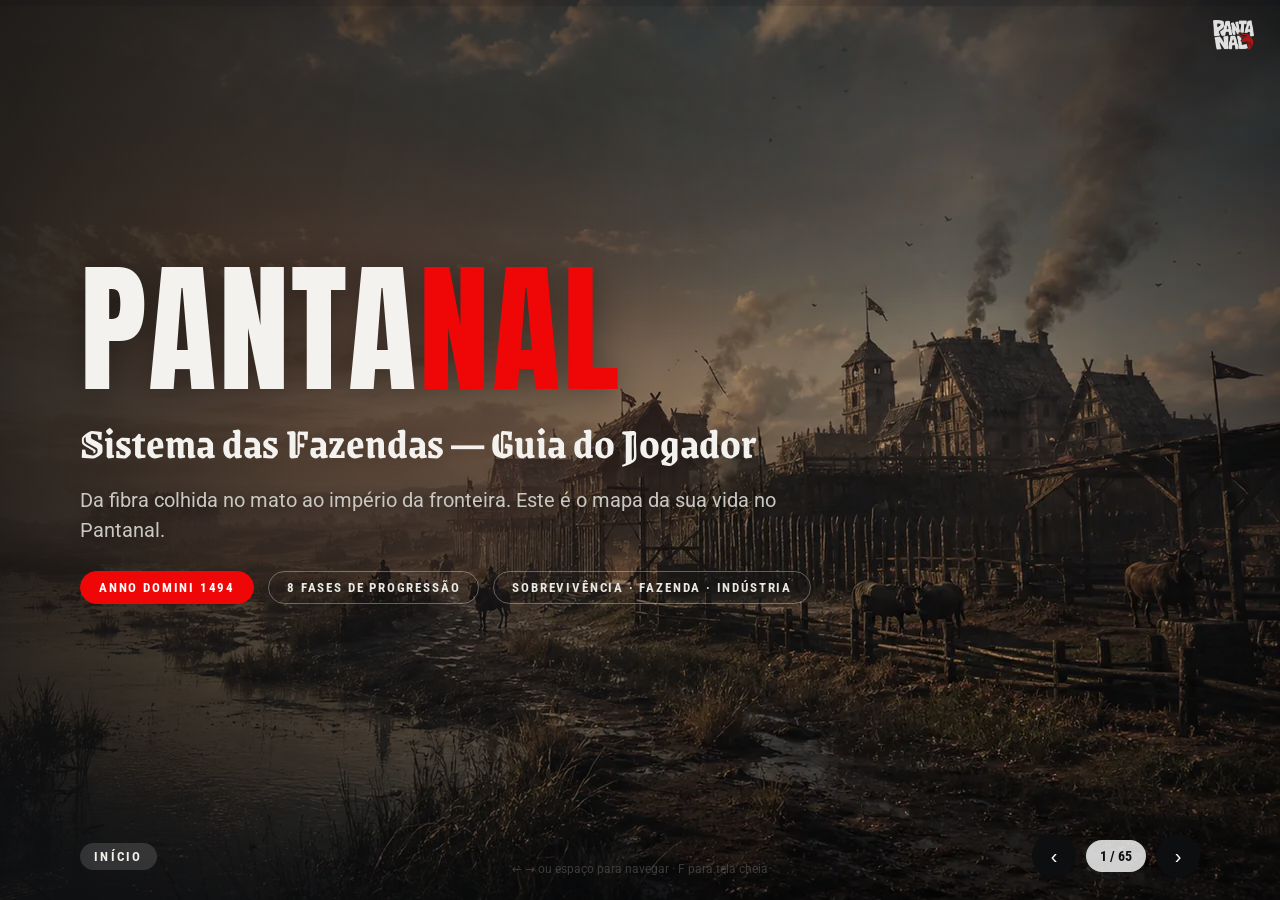
<file: index.html>
<!DOCTYPE html>
<html lang="pt-BR">
<head>
  <meta charset="utf-8">
  <meta http-equiv="refresh" content="0; url=apresentacao.html">
  <title>Guia do Jogador — Pantanal</title>
  <script>window.location.replace('apresentacao.html');</script>
</head>
<body>
  <p>Redirecionando para o <a href="apresentacao.html">Guia do Jogador</a>…</p>
</body>
</html>
</file>
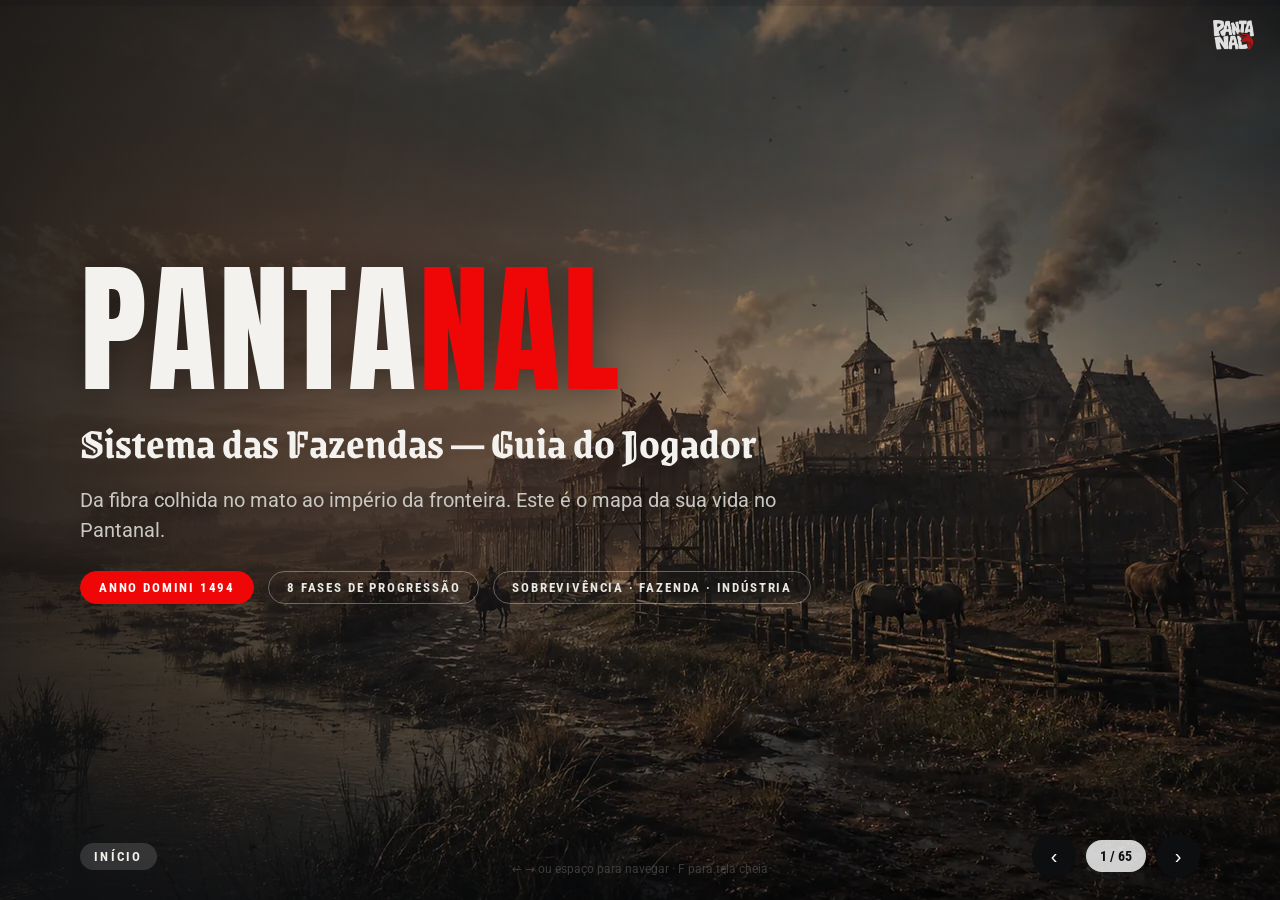
<file: apresentacao.html>
<!DOCTYPE html>
<html lang="pt-BR">
<head>
<meta charset="UTF-8">
<meta name="viewport" content="width=device-width, initial-scale=1.0">
<title>PANTANAL · Sistema das Fazendas — Guia do Jogador</title>
<link rel="preconnect" href="https://fonts.googleapis.com">
<link rel="preconnect" href="https://fonts.gstatic.com" crossorigin>
<link href="https://fonts.googleapis.com/css2?family=Anton&family=Grenze+Gotisch:wght@500;700;900&family=Roboto:wght@300;400;500;700;900&family=Roboto+Condensed:wght@400;700&display=swap" rel="stylesheet">
<style>
:root{
  /* Marca PANTANAL */
  --red:        #ef0707;
  --red-bright: #ff463a;
  --red-deep:   #7a1410;
  --ink:        #0d0e10;
  --paper:      #f2f0ec;
  /* Material-adaptado */
  --surface:    #ffffff;
  --on-surface: #17181c;
  --muted:      #5f5e5a;
  --line:       #e3e0d9;
  --chip:       #f4f2ee;
  --elev1: 0 1px 2px rgba(13,14,16,.10), 0 1px 3px rgba(13,14,16,.08);
  --elev2: 0 4px 10px rgba(13,14,16,.10), 0 2px 4px rgba(13,14,16,.08);
  --elev3: 0 12px 28px rgba(13,14,16,.16), 0 6px 12px rgba(13,14,16,.10);
}
*{box-sizing:border-box;margin:0;padding:0}
html,body{height:100%}
body{
  font-family:"Roboto","Inter",system-ui,sans-serif;
  background:#c9c6bf;
  color:var(--on-surface);
  overflow:hidden;
  -webkit-font-smoothing:antialiased;
}
.deck{position:fixed;inset:0}
.slide{
  position:absolute;inset:0;
  display:none;
  padding:60px 80px 84px;
  flex-direction:column;
  /* em janela mais alta que o conteúdo, o bloco centraliza (sobra acima e abaixo, nunca só embaixo) */
  justify-content:center;
  justify-content:safe center;
  background:var(--paper);
  animation:fade .45s ease-out;
}
.slide.active{display:flex}
@keyframes fade{from{opacity:0;transform:translateY(10px)}to{opacity:1;transform:none}}
@media (prefers-reduced-motion:reduce){.slide{animation:none}}

/* ---------- superfícies (receita §5b: luz em camadas, nunca cor chapada) ---------- */
.slide::before{
  content:"";position:absolute;inset:0;pointer-events:none;
  background:
    radial-gradient(ellipse at 50% -8%, rgba(255,255,255,.85), transparent 52%),
    radial-gradient(ellipse at 82% 108%, rgba(13,14,16,.05), transparent 46%),
    linear-gradient(160deg, transparent 55%, rgba(13,14,16,.035));
}
.slide>*{position:relative;z-index:1}
.slide.dark{background:var(--ink);color:#f4f2ee}
.slide.dark::before{
  background:
    radial-gradient(ellipse at 50% 26%, rgba(239,7,7,.20), transparent 58%),
    radial-gradient(ellipse at 50% 0%, rgba(255,255,255,.05), transparent 55%),
    radial-gradient(ellipse at 85% 110%, rgba(239,7,7,.07), transparent 45%);
}
/* glifo da marca (chifre ↔ seta) como marca d'água nos slides escuros */
.slide.dark::after{
  content:"";position:absolute;pointer-events:none;z-index:0;
  right:2%;bottom:4%;width:38vmin;height:38vmin;
  background:url("data:image/svg+xml,%3Csvg xmlns='http://www.w3.org/2000/svg' viewBox='0 0 100 100'%3E%3Cpath d='M50 8 L79 45 Q90 60 81 75 L63 57 L63 92 L37 92 L37 57 L19 75 Q10 60 21 45 Z' fill='%23ef0707'/%3E%3C/svg%3E") center/contain no-repeat;
  opacity:.05;transform:rotate(8deg);
}

/* ---------- imagens cinematograficas ---------- */
/* .slide.visual-bg (0,2,0) precisa vencer .slide.dark (0,2,0): mesma especificidade, esta vem depois */
.slide.visual-bg{
  background-color:var(--ink);
  background-size:cover;
  background-position:center;
  background-repeat:no-repeat;
  overflow:hidden;
}
.slide.visual-bg::before{
  background:
    linear-gradient(90deg, rgba(13,14,16,.86) 0%, rgba(13,14,16,.54) 38%, rgba(13,14,16,.14) 74%, rgba(13,14,16,.34) 100%),
    radial-gradient(ellipse at 18% 42%, rgba(239,7,7,.16), transparent 38%),
    radial-gradient(ellipse at 82% 15%, rgba(255,255,255,.08), transparent 34%);
}
.slide.visual-bg::after{
  content:"";position:absolute;inset:0;pointer-events:none;z-index:0;
  background:
    linear-gradient(180deg, rgba(13,14,16,.04), rgba(13,14,16,.22)),
    radial-gradient(ellipse at 50% 115%, rgba(0,0,0,.40), transparent 52%);
}
.slide.visual-focus-left{background-position:left center}
.slide.visual-focus-right{background-position:right center}
.slide.visual-focus-center{background-position:center}
.slide.visual-bg.visual-bright::before{
  background:
    linear-gradient(90deg, rgba(13,14,16,.84) 0%, rgba(13,14,16,.48) 38%, rgba(13,14,16,.04) 72%, rgba(13,14,16,.16) 100%),
    radial-gradient(ellipse at 18% 42%, rgba(239,7,7,.12), transparent 38%);
}
.visual-bg .phase-no{color:rgba(239,7,7,.25);text-shadow:0 0 90px rgba(0,0,0,.55)}
.visual-bg.visual-bright .phase-no{color:rgba(239,7,7,.18)}
.visual-bg .wordmark,.visual-bg .sub,.visual-bg h1{filter:drop-shadow(0 4px 18px rgba(0,0,0,.42))}
.visual-bg p.lead,.visual-bg.divider p{color:#ece8df;text-shadow:0 2px 14px rgba(0,0,0,.45)}

/* ---------- tipografia ---------- */
.kicker{
  font-family:"Roboto Condensed",sans-serif;font-weight:700;
  letter-spacing:.28em;text-transform:uppercase;font-size:14px;
  color:var(--red);margin-bottom:14px;display:flex;align-items:center;gap:12px;
}
.kicker::before{content:"";width:34px;height:3px;background:var(--red);border-radius:2px}
.slide.dark .kicker{color:var(--red-bright)}
h1.title{font-family:"Grenze Gotisch",serif;font-weight:900;line-height:.98;
  font-size:clamp(40px,6vw,84px);letter-spacing:.5px}
h2.title{font-family:"Grenze Gotisch",serif;font-weight:700;line-height:1.02;
  font-size:clamp(34px,4.4vw,60px);margin-bottom:6px}
.impact{font-family:"Anton",sans-serif;text-transform:uppercase;line-height:.9;
  letter-spacing:.01em}
p.lead{font-size:20px;line-height:1.5;color:var(--muted);max-width:64ch;margin-top:10px}
.slide.dark p.lead{color:#c9c7c1}
.footnote{font-size:14px;color:var(--muted);margin-top:22px}

/* ---------- capa ---------- */
.cover{align-items:flex-start;justify-content:center}
.wordmark{font-family:"Anton",sans-serif;font-size:clamp(64px,11vw,150px);
  line-height:.82;text-transform:uppercase;color:#f4f2ee;letter-spacing:.02em}
.wordmark .cut{color:var(--red)}
.cover .sub{font-family:"Grenze Gotisch",serif;font-weight:700;
  font-size:clamp(26px,3.4vw,46px);margin-top:22px;color:#f4f2ee}
.cover .row{display:flex;gap:14px;margin-top:26px;flex-wrap:wrap}
.badge{border:1.5px solid rgba(244,242,236,.34);border-radius:999px;
  padding:8px 18px;font-family:"Roboto Condensed",sans-serif;font-weight:700;
  letter-spacing:.14em;text-transform:uppercase;font-size:13px;color:#e9e7e1}
.badge.red{background:var(--red);border-color:var(--red);color:#fff}

/* ---------- divisor de fase ---------- */
.divider{justify-content:center}
.slide.dark.divider::after{display:none} /* nº gigante já é o herói do divisor */
.divider .phase-no{font-family:"Anton",sans-serif;font-size:clamp(120px,26vw,340px);
  line-height:.8;color:rgba(239,7,7,.16);position:absolute;top:50%;right:60px;
  transform:translateY(-50%);pointer-events:none;
  text-shadow:0 0 90px rgba(239,7,7,.25)}
.divider h1{font-family:"Grenze Gotisch",serif;font-weight:900;
  font-size:clamp(48px,8vw,110px);line-height:.95;color:#f4f2ee;max-width:14ch}
.divider .tag{font-family:"Roboto Condensed",sans-serif;font-weight:700;
  letter-spacing:.3em;text-transform:uppercase;color:var(--red-bright);font-size:16px;margin-bottom:18px}
.divider p{font-size:19px;color:#c9c7c1;max-width:52ch;margin-top:16px;line-height:1.5}

/* ---------- grids & cards ---------- */
.grid{display:grid;gap:20px;margin-top:26px}
.g2{grid-template-columns:repeat(2,1fr)}
.g3{grid-template-columns:repeat(3,1fr)}
.g4{grid-template-columns:repeat(4,1fr)}
.card{background:var(--surface);border-radius:16px;padding:24px 28px;
  box-shadow:var(--elev1);border:1px solid var(--line);position:relative;overflow:hidden}
.card.raise{box-shadow:var(--elev2)}
a.card{transition:transform .18s ease-out,box-shadow .18s ease-out}
a.card:hover{transform:translateY(-3px);box-shadow:var(--elev3)}
@media (prefers-reduced-motion:reduce){a.card{transition:none}a.card:hover{transform:none}}
.card .ico{font-size:26px;margin-bottom:8px;display:block}
.card h3{font-size:18px;font-weight:700;margin-bottom:6px;letter-spacing:.2px}
.card p{font-size:15.5px;line-height:1.55;color:var(--muted)}
.card .num{font-family:"Anton",sans-serif;color:var(--red);font-size:30px;line-height:1;margin-bottom:8px}
.card.accent{border-top:4px solid var(--red)}
.card.filled{background:var(--ink);color:#eee;border-color:var(--ink)}
.card.filled p{color:#bdbbb5}
.card.filled h3{color:#fff}
.card.scene-card{
  isolation:isolate;
  background-size:cover;
  background-position:center;
  background-repeat:no-repeat;
}
.card.scene-card::after{
  content:"";position:absolute;inset:0;z-index:0;pointer-events:none;
  background:linear-gradient(90deg,rgba(255,255,255,.96) 0%,rgba(255,255,255,.86) 52%,rgba(255,255,255,.48) 100%);
}
.card.filled.scene-card::after{
  background:linear-gradient(90deg,rgba(13,14,16,.96) 0%,rgba(13,14,16,.84) 52%,rgba(13,14,16,.42) 100%);
}
.card.scene-card>*{position:relative;z-index:1}
.card.scene-card .ico,
.card.scene-card .num{text-shadow:0 2px 10px rgba(255,255,255,.45)}
.card.filled.scene-card .ico,
.card.filled.scene-card .num{text-shadow:0 2px 10px rgba(0,0,0,.55)}

/* ---------- tabelas ---------- */
table{width:100%;border-collapse:collapse;margin-top:22px;background:var(--surface);
  border-radius:14px;overflow:hidden;box-shadow:var(--elev1);font-size:15.5px;
  font-variant-numeric:tabular-nums}
thead th{background:var(--ink);color:#f4f2ee;text-align:left;padding:13px 18px;
  font-family:"Roboto Condensed",sans-serif;font-weight:700;letter-spacing:.06em;
  text-transform:uppercase;font-size:13.5px;border-bottom:3px solid var(--red)}
tbody td{padding:12px 18px;border-top:1px solid var(--line);vertical-align:top;line-height:1.4}
tbody tr:nth-child(even){background:#faf9f6}
td b{color:var(--red)}
.tag-red{display:inline-block;background:rgba(239,7,7,.1);color:var(--red-deep);
  font-weight:700;font-size:12.5px;padding:2px 9px;border-radius:6px;font-family:"Roboto Condensed",sans-serif;letter-spacing:.04em}

/* ---------- fluxo / diagrama ---------- */
.flow{display:flex;align-items:stretch;gap:0;margin-top:30px;flex-wrap:wrap}
.step{background:var(--surface);border:1px solid var(--line);border-radius:14px;
  padding:16px 20px;box-shadow:var(--elev1);flex:1;min-width:150px}
.step .st-k{font-family:"Roboto Condensed",sans-serif;text-transform:uppercase;
  letter-spacing:.12em;font-size:12px;color:var(--red);font-weight:700}
.step h4{font-size:17px;margin:4px 0 4px;font-weight:700}
.step small{color:var(--muted);font-size:13.5px;line-height:1.4;display:block}
.arrow{display:flex;align-items:center;color:var(--red);font-size:30px;padding:0 6px;font-weight:700}

/* ---------- checklist ---------- */
.check{margin-top:22px;display:grid;gap:12px;grid-template-columns:repeat(2,1fr)}
.check li{list-style:none;display:flex;gap:12px;align-items:flex-start;
  background:var(--surface);border:1px solid var(--line);border-radius:12px;padding:13px 16px;box-shadow:var(--elev1)}
.check .box{flex:0 0 22px;height:22px;border-radius:6px;background:var(--red);color:#fff;
  display:grid;place-items:center;font-size:14px;font-weight:700;margin-top:1px}
.check span{font-size:15px;line-height:1.4}

/* ---------- barras de dados ---------- */
.dbar{display:flex;align-items:center;gap:10px;margin-top:8px;font-size:13.5px}
.dbar .lb{flex:0 0 46%;color:var(--on-surface);font-weight:500;white-space:nowrap;overflow:hidden;text-overflow:ellipsis}
.dbar .tr{flex:1;height:8px;background:var(--chip);border-radius:99px;overflow:hidden}
.dbar .fl{height:100%;background:var(--red);border-radius:99px}
.dbar .vl{flex:0 0 52px;text-align:right;color:var(--muted);font-family:"Roboto Condensed",sans-serif;font-weight:700;font-size:12.5px;font-variant-numeric:tabular-nums}
/* ---------- números grandes ---------- */
.statgrid{display:grid;grid-template-columns:repeat(4,1fr);gap:20px;margin-top:30px}
.stat{background:var(--surface);border-radius:16px;padding:26px 24px;box-shadow:var(--elev1);border:1px solid var(--line);border-top:4px solid var(--red)}
.stat .v{font-family:"Anton",sans-serif;font-size:clamp(38px,4.6vw,64px);line-height:1;color:var(--ink)}
.stat .v em{font-style:normal;color:var(--red)}
.stat .l{font-family:"Roboto Condensed",sans-serif;font-weight:700;text-transform:uppercase;letter-spacing:.1em;font-size:13px;color:var(--muted);margin-top:8px}
/* cards NUNCA esticam pra absorver sobra — a sobra vira respiro em volta do bloco (slide centra) */
.two{display:grid;grid-template-columns:1fr 1fr;gap:34px;margin-top:24px;align-items:center;min-height:0}
.stack{display:flex;flex-direction:column;gap:18px;justify-content:center}
.stack>.check{align-content:center}
.slide>.fillcenter{display:flex;flex-direction:column;justify-content:center;gap:24px;min-height:0}

.pill{display:inline-flex;gap:8px;align-items:center;background:var(--chip);
  border:1px solid var(--line);border-radius:999px;padding:7px 15px;font-size:14px;font-weight:500}
.pill b{color:var(--red)}
.pillrow{display:flex;flex-wrap:wrap;gap:10px;margin-top:16px}

/* ---------- lista editorial (linhas numeradas) ---------- */
.rows{margin-top:20px;border-top:2px solid var(--ink)}
.rows .r{display:grid;grid-template-columns:72px 1fr;gap:20px;align-items:baseline;padding:13px 2px;border-bottom:1px solid var(--line)}
.rows .r.wide{grid-template-columns:64px 230px 1fr;align-items:center}
.rows .rn{font-family:"Anton",sans-serif;color:var(--red);font-size:40px;line-height:.8}
.rows .rt{font-family:"Grenze Gotisch",serif;font-weight:700;font-size:24px;line-height:1.05}
.rows .rd{color:var(--muted);font-size:15px;line-height:1.45}
.rows .r.dk{background:var(--ink);color:#f4f2ec;border:none;border-radius:12px;margin-top:10px;padding:16px 18px}
.rows .r.dk .rn{color:var(--red-bright);font-size:30px}
.rows .r.dk .rt{color:#fff}
.rows .r.dk .rd{color:#c9c7c1}

/* ---------- chrome (barra + navegação) ---------- */
.topbar{position:fixed;top:0;left:0;right:0;height:6px;background:rgba(13,14,16,.12);z-index:40}
.topbar .fill{height:100%;background:var(--red);width:0;transition:width .35s ease}
.hud{position:fixed;bottom:22px;left:80px;right:80px;display:flex;
  align-items:center;justify-content:space-between;z-index:40;pointer-events:none}
.hud .phase-label{font-family:"Roboto Condensed",sans-serif;font-weight:700;
  text-transform:uppercase;letter-spacing:.18em;font-size:12.5px;color:var(--muted);
  background:rgba(255,255,255,.7);padding:6px 14px;border-radius:999px;backdrop-filter:blur(4px)}
.slide.dark ~ .hud .phase-label{}
.nav{display:flex;gap:10px;pointer-events:auto}
.nav button{width:44px;height:44px;border-radius:50%;border:none;cursor:pointer;
  background:var(--ink);color:#fff;font-size:20px;box-shadow:var(--elev2);
  display:grid;place-items:center;transition:transform .15s,background .15s}
.nav button:hover{background:var(--red);transform:translateY(-2px)}
.nav .count{align-self:center;font-family:"Roboto Condensed",sans-serif;font-weight:700;
  color:var(--ink);background:rgba(255,255,255,.8);padding:8px 14px;border-radius:999px;font-size:14px}
.brandmark{position:fixed;top:20px;right:26px;z-index:40;font-family:"Anton",sans-serif;
  font-size:15px;letter-spacing:.12em;color:var(--ink);opacity:.55}
.brandmark .cut{color:var(--red)}
.slide.dark~.brandmark{color:#f4f2ee;opacity:.7}
/* logo em imagem (capa + marca do canto) */
.wordmark-img{display:block;height:clamp(120px,17vw,220px);width:auto;filter:drop-shadow(0 6px 22px rgba(0,0,0,.5))}
.brandmark img{display:block;height:30px;width:auto}

.hint{position:fixed;bottom:24px;left:50%;transform:translateX(-50%);
  font-size:12px;color:var(--muted);z-index:39;opacity:.6}
@media (max-width:900px){.slide{padding:40px 28px 90px}.g3,.g4{grid-template-columns:1fr 1fr}.check,.two{grid-template-columns:1fr}.hud{left:20px;right:20px}}
/* ---- impressao / PDF: cada slide vira uma pagina landscape 1280x800 ---- */
@media print{
  @page{size:1280px 800px;margin:0}
  html,body{background:#fff}
  .topbar,.hud,.brandmark,.hint,.nav{display:none !important}
  .deck{position:static !important}
  .slide{
    position:relative !important;inset:auto !important;
    display:flex !important;
    width:1280px !important;height:800px !important;
    animation:none !important;
    overflow:hidden;
    break-after:page;page-break-after:always;
  }
  .slide:last-child{break-after:auto;page-break-after:auto}
  *{-webkit-print-color-adjust:exact !important;print-color-adjust:exact !important}
}
</style>
</head>
<body>
<div class="topbar"><div class="fill" id="fill"></div></div>
<div class="brandmark"><img src="assets/brand/logo-pantanal.webp" alt="PANTANAL"></div>

<div class="deck" id="deck">

<!-- 1 · CAPA -->
<section class="slide dark cover active visual-bg visual-focus-right" data-phase="Início" style="background-image:url('assets/apresentacao/cover-frontier.webp')">
  <div class="wordmark">PANTA<span class="cut">NAL</span></div>
  <div class="sub">Sistema das Fazendas — Guia do Jogador</div>
  <p class="lead" style="color:#c9c7c1">Da fibra colhida no mato ao império da fronteira. Este é o mapa da sua vida no Pantanal.</p>
  <div class="row">
    <span class="badge red">Anno Domini 1494</span>
    <span class="badge">8 Fases de progressão</span>
    <span class="badge">Sobrevivência · Fazenda · Indústria</span>
  </div>
</section>

<!-- 2 · VISÃO GERAL -->
<section class="slide" data-phase="Visão geral">
  <div class="kicker">A sua jornada</div>
  <h2 class="title">Oito fases, uma vida inteira</h2>
  <p class="lead">Cada fase destrava a próxima — as receitas foram desenhadas para que <b style="color:var(--red)">o que uma oficina consome, a anterior produz</b>.</p>
  <div class="rows">
    <div class="r wide"><span class="rn">1</span><span class="rt">Sobrevivência</span><span class="rd">Comer, beber, curar e craftar na fogueira.</span></div>
    <div class="r wide"><span class="rn">2</span><span class="rt">Coleta &amp; Caça</span><span class="rd">Ervas, madeira, minério, caça, pesca.</span></div>
    <div class="r wide"><span class="rn">3</span><span class="rt">A Fazenda</span><span class="rd">Plantação e rancho — o Núcleo.</span></div>
    <div class="r wide"><span class="rn">4</span><span class="rt">Oficinas</span><span class="rd">A ordem certa da produção.</span></div>
    <div class="r wide"><span class="rn">5</span><span class="rt">Módulos</span><span class="rd">Estábulo, trens, barcos… camadas pagas de gameplay.</span></div>
    <div class="r wide"><span class="rn">6</span><span class="rt">Indústrias</span><span class="rd">Empresas, entregas e transporte.</span></div>
    <div class="r wide"><span class="rn">7</span><span class="rt">Cooperativa</span><span class="rd">Cada estado vira premium — e o topo coopera entre todos.</span></div>
    <div class="r wide"><span class="rn">8</span><span class="rt">Genética</span><span class="rd">Linhagens lendárias no rancho.</span></div>
    <div class="r wide dk"><span class="rn">⚔️</span><span class="rt">Clãs &amp; Guerra</span><span class="rd">Paralelo a tudo — quando você tiver o que defender.</span></div>
  </div>
</section>

<!-- 2b · NÚMEROS -->
<section class="slide" data-phase="Visão geral">
  <div class="kicker">Mapeado direto do código</div>
  <h2 class="title">O sistema em números</h2>
  <p class="lead">Nada aqui é estimativa: todos os dados desta apresentação foram extraídos das receitas e configurações reais do servidor.</p>
  <div class="statgrid">
    <div class="stat"><div class="v">1.<em>093</em></div><div class="l">Receitas de craft</div></div>
    <div class="stat"><div class="v"><em>78</em></div><div class="l">Livros de oficina</div></div>
    <div class="stat"><div class="v"><em>32</em></div><div class="l">Lojas por setor</div></div>
    <div class="stat"><div class="v"><em>27</em></div><div class="l">Sementes de cultivo</div></div>
    <div class="stat"><div class="v"><em>6</em></div><div class="l">Espécies no rancho</div></div>
    <div class="stat"><div class="v"><em>42</em></div><div class="l">Animais lendários</div></div>
    <div class="stat"><div class="v"><em>7</em></div><div class="l">Setores de exportação</div></div>
    <div class="stat"><div class="v"><em>5</em></div><div class="l">Estados com produtos regionais</div></div>
  </div>
</section>

<!-- 3 · CONCEITO -->
<section class="slide" data-phase="Visão geral">
  <div class="kicker">Comece aqui</div>
  <h2 class="title">O que é este servidor</h2>
  <div class="fillcenter" style="gap:32px">
    <p class="lead" style="font-size:21px;max-width:62ch">O ano é <b style="color:var(--red)">1494</b> — <i>Mundus Novus</i>, a era da pólvora primitiva. Você chega ao Pantanal sem nada além das próprias mãos. O mundo é realista e vivo: fome, sede, frio, cansaço e doença são reais. Tudo que existe — do pão ao canhão — foi <b style="color:var(--red)">produzido por jogadores</b>.</p>
    <p class="lead" style="margin-top:0">Quase todo sistema do servidor é filho de <b style="color:var(--on-surface)">dois sistemas-mãe</b>:</p>
    <div class="grid g2" style="margin-top:0">
      <div class="card raise accent" style="padding:30px 34px">
        <div class="num" style="position:absolute;top:22px;right:26px;font-size:44px;opacity:.18">01</div>
        <span class="ico" style="font-size:32px">🩸</span><h3 style="font-size:22px">Sobrevivência</h3>
        <p style="font-size:16px">Suas necessidades, sua saúde e seu primeiro craft. O ponto de partida de todo personagem.</p>
      </div>
      <div class="card raise accent" style="padding:30px 34px">
        <div class="num" style="position:absolute;top:22px;right:26px;font-size:44px;opacity:.18">02</div>
        <span class="ico" style="font-size:32px">🚜</span><h3 style="font-size:22px">Fazenda</h3>
        <p style="font-size:16px">A base econômica: plantação, rancho, oficinas, indústrias e exportação.</p>
      </div>
    </div>
    <p class="impact" style="font-size:clamp(24px,2.6vw,38px);margin-top:6px">Domine os dois — <span style="color:var(--red)">e você domina o jogo.</span></p>
  </div>
</section>

<!-- 4 · HUD -->
<section class="slide" data-phase="Visão geral">
  <div class="kicker">Seu corpo fala</div>
  <h2 class="title">O HUD e suas necessidades</h2>
  <table>
    <thead><tr><th style="width:22%">Necessidade</th><th style="width:40%">Comportamento</th><th>Se você ignorar</th></tr></thead>
    <tbody>
      <tr><td>🍖 <b>Fome</b></td><td>Cai com o tempo — <b>correr acelera 5×</b> o gasto</td><td>Perde stamina e vida</td></tr>
      <tr><td>💧 <b>Sede</b></td><td>Cai <b>2× mais rápido</b> que a fome</td><td>Zerada, drena vida <b>5× mais rápido</b> — sede mata</td></tr>
      <tr><td>😰 <b>Estresse</b></td><td>Sobe em situações tensas</td><td>Debuffs de desempenho</td></tr>
      <tr><td>😴 <b>Sono</b></td><td>Precisa dormir de verdade</td><td>Penalidades físicas</td></tr>
      <tr><td>🛁 <b>Sujeira</b></td><td>Acumula com o trabalho</td><td>Precisa se lavar</td></tr>
      <tr><td>🚬 <b>Vício</b></td><td>Fumar/beber demais</td><td>Abstinência</td></tr>
      <tr><td>🌡️ <b>Temperatura</b></td><td>Frio congela, calor desidrata</td><td>Vista-se para o clima</td></tr>
    </tbody>
  </table>
  <p class="footnote">Seu <b>cavalo também tem necessidades</b>. Comandos: <code>/hud</code> (ajustar ícones) · <code>/hudof</code> (ocultar/mostrar).</p>
</section>

<!-- 5 · REGRAS DE OURO -->
<section class="slide" data-phase="Visão geral">
  <div class="kicker">Antes de tudo</div>
  <h2 class="title">As regras de ouro</h2>
  <div class="two" style="grid-template-columns:1.15fr .85fr;gap:36px">
    <table style="margin-top:16px">
      <thead><tr><th style="width:46%">A regra</th><th>Se você ignorar</th></tr></thead>
      <tbody>
        <tr><td>💧 Água de rio <b>crua</b></td><td>Pode te deixar <b>doente</b> — ferva na fogueira antes de beber</td></tr>
        <tr><td>🍖 Comida <b>estraga</b></td><td>Item vencido = risco de <b>intoxicação</b>; chá curativo resolve enjoos</td></tr>
        <tr><td>🦠 Doenças são <b>reais</b></td><td>Cólera, tuberculose, difteria — cada uma com <b>cura própria</b></td></tr>
        <tr><td>🩸 Ferimento tem <b>consequência</b></td><td>Cabeça = tontura; braço ruim <b>não segura arma</b></td></tr>
        <tr><td>🐍 Peçonhentos <b>envenenam</b></td><td>Ande sempre com <b>antídoto</b> no bolso</td></tr>
      </tbody>
    </table>
    <div class="card filled" style="align-self:center"><span class="num" style="color:var(--red-bright);font-size:44px">06</span><h3>A loja é o TETO</h3><p>Tudo que ela vende, você produz <b style="color:#fff">mais barato</b>. Ela <b style="color:#fff">destrava</b> a cadeia — não sustenta ninguém. Quem compra tudo financia quem produz.</p></div>
  </div>
</section>

<!-- 6 · DIVISOR FASE 1 -->
<section class="slide dark divider visual-bg visual-focus-right" data-phase="Fase 1" style="background-image:url('assets/apresentacao/phase-01-survival.webp')">
  <div class="phase-no">1</div>
  <div class="tag">Fase 1</div>
  <h1>Sobre&shy;vivência</h1>
  <p>Seu primeiro dia. Aprenda a não morrer — e a construir as ferramentas que destravam todo o resto.</p>
</section>

<!-- 7 · F1 água & comida -->
<section class="slide" data-phase="Fase 1 · Sobrevivência">
  <div class="kicker">Corpo em pé</div>
  <h2 class="title">Água &amp; comida</h2>
  <div class="two">
    <div class="stack">
      <div class="card accent"><span class="ico">💧</span><h3>Água</h3><p>Beba e encha o cantil em rios e fontes. <b>Água crua = risco de doença</b> — ferva na fogueira: a fervida dá <b>+5 de sede e +5 de stamina</b> a mais que a crua. Cantis se desgastam com o uso.</p></div>
      <div class="card accent"><span class="ico">🔥</span><h3>Comida</h3><p>Cace e cozinhe: carne + espeto = refeição simples; carne + erva = temperada, bem melhor. <b>Ensopados</b> na panela restauram tudo (minigame: Adicionar [E] / Misturar [G]).</p></div>
    </div>
    <div class="stack">
      <div class="card filled"><h3>⚠️ Regra prática</h3><p>Para cozinhar você precisa estar com a <b style="color:#fff">faca equipada</b>. Sem faca, sem panela.</p></div>
      <div class="card"><h3>O minigame do ensopado</h3><p>Alterne <b>Adicionar (E)</b> e <b>Misturar (G)</b> por 4 passos. Errar mais de 2 vezes = preparo falha.</p></div>
    </div>
  </div>
</section>

<!-- 8 · F1 saúde -->
<section class="slide" data-phase="Fase 1 · Sobrevivência">
  <div class="kicker">Medicina da fronteira</div>
  <h2 class="title">Saúde &amp; doença</h2>
  <div class="two" style="grid-template-columns:1.1fr .9fr;gap:36px">
    <div>
      <table style="margin-top:16px">
        <thead><tr><th style="width:34%">Ameaça</th><th>Como se defende</th></tr></thead>
        <tbody>
          <tr><td>🦠 <b>Doenças</b></td><td>Cólera, tuberculose, difteria — <b>remédio próprio</b> para cada</td></tr>
          <tr><td>🩹 <b>Ferimentos</b></td><td>Sangramento pede bandagem; fratura e infecção pedem <b>médico</b></td></tr>
          <tr><td>🐍 <b>Veneno</b></td><td>Cobras e afins — <b>antídoto</b> no bolso é vida</td></tr>
        </tbody>
      </table>
      <p class="footnote" style="margin-top:14px">🩺 <b style="color:var(--on-surface)">Médicos:</b> jogadores de plantão ou o consultório NPC — sente na cadeira e seja examinado. &nbsp;🩸 <code>/bloodtype</code> mostra o seu tipo (importa em transfusões).</p>
    </div>
    <div class="card accent" style="align-self:start"><span class="ico">🌿</span><h3>Medicina Mbaraeté</h3><p>A farmácia nativa do Pantanal — curas poderosas que você mesmo produz na Bancada de Ervas: <b>moe_mbae</b>, <b>moe_rasy_guasu</b>, chás e antídotos. É o seu remédio quando não há médico por perto.</p></div>
  </div>
</section>

<!-- 8b · F1 doenças em detalhe -->
<section class="slide" data-phase="Fase 1 · Sobrevivência">
  <div class="kicker">Direto do prontuário</div>
  <h2 class="title">As 3 doenças — e como sobreviver a elas</h2>
  <p class="lead" style="margin-bottom:2px">Todas as três <b style="color:var(--red)">podem matar</b>: drenam vida, sede e fome sem parar até você se tratar. A febre evolui em <b>3 níveis</b> — no último você mal anda, não escala e não pega itens.</p>
  <table style="margin-top:14px">
    <thead><tr><th style="width:16%">Doença</th><th>Como pega</th><th>O que faz com você</th><th style="width:30%">Cura</th></tr></thead>
    <tbody>
      <tr><td>🦠 <b>Cólera</b></td><td>Água crua, comida estragada</td><td>Diarreia grave e desidratação — a sede despenca</td><td rowspan="3" style="vertical-align:middle"><b>Cama de médico</b> + <b>moe_rasy_guasu</b> (Bancada de Ervas) — ou consultório NPC por <b>$100</b></td></tr>
      <tr><td>🫁 <b>Tuberculose</b></td><td>Contato e friagem</td><td>Tosse constante, perda de força — stamina drena mais rápido</td></tr>
      <tr><td>🤒 <b>Difteria</b></td><td>Contato com doentes</td><td>Febre alta e garganta fechada</td></tr>
    </tbody>
  </table>
  <div class="two" style="grid-template-columns:1fr 1fr;gap:34px;margin-top:18px">
    <div class="card filled"><h3>😷 Máscara protege</h3><p>Usar <b style="color:#fff">máscara</b> reduz o risco de contágio da cólera. Roupa certa também evita a <b style="color:#fff">febre de chuva</b> (hipotermia): chapéu e botas em dia de chuva fria — se pegar, <b style="color:#fff">moe_mbae</b> ou <b style="color:#fff">chá curativo</b> resolvem.</p></div>
    <div class="card accent"><span class="ico">🐍</span><h3>Veneno é outra conta</h3><p>Picada de cobra não é doença — é <b>veneno</b>: mata muito mais rápido. Cura: <b>antídoto de cobra</b> ou <b>moe_mbae</b>. Ande sempre com um dos dois no alforje.</p></div>
  </div>
  <p class="footnote">Os 3 níveis de febre: <b>1</b> anda devagar e visão embaça · <b>2</b> não escala e não pega itens · <b>3</b> quase parado, cambaleia como bêbado. Não deixe chegar no 3.</p>
</section>

<!-- 9 · F1 craft cadeia -->
<section class="slide" data-phase="Fase 1 · Sobrevivência">
  <div class="kicker">Seu primeiro tech tree</div>
  <h2 class="title">O craft da fogueira</h2>
  <div class="fillcenter">
  <div class="flow" style="margin-top:0">
    <div class="step"><div class="st-k">Coleta</div><h4>Fibra · Gravetos · Pedra</h4><small>Colhidos no mato e no chão.</small></div>
    <div class="arrow">→</div>
    <div class="step"><div class="st-k">Base</div><h4>Corda de Fibra</h4><small>3 fibras → 9 cordas.</small></div>
    <div class="arrow">→</div>
    <div class="step" style="border-color:var(--red);border-width:2px"><div class="st-k">Chave</div><h4>⭐ Martelo Construtor</h4><small>9 gravetos + 9 pedras + 9 cordas. Destrava tudo.</small></div>
    <div class="arrow">→</div>
    <div class="step"><div class="st-k">Ferramentas</div><h4>Machadinha · Picareta · Tocha</h4><small>Cada uma: 9 gravetos + 9 pedras + 9 cordas + o martelo (tocha leva gordura animal).</small></div>
  </div>
  <div class="card filled" style="margin-top:0">
    <h3>O Martelo Construtor é o item mais importante do early game</h3>
    <p>É a ferramenta exigida para craftar as outras e plantar suas bancadas: Estendal de Secagem, Bancada Sobrevivente, Bancada de Ervas e Fogueira própria. <b style="color:#fff">Nunca fique sem um.</b> E é a mesma chave que, lá na frente, <b style="color:#fff">inicia a Ferraria e o Artesanato</b> — o único freio da produção é o metal (ferro fraco + cobre), nunca a ferramenta. <b style="color:var(--red-bright)">Sem gargalo.</b></p>
  </div>
  </div>
</section>

<!-- 10 · F1 PRIMITIVOS (destaque) -->
<section class="slide" data-phase="Fase 1 · Sobrevivência">
  <div class="kicker">O craft que vem antes de qualquer oficina</div>
  <h2 class="title">Primitivos: a raiz de tudo</h2>
  <p class="lead" style="margin-top:2px">Tudo aqui é feito <b style="color:var(--red)">na própria mão</b>, sem bancada nenhuma. É o único craft disponível no minuto zero — e é dele que saem as suas <b style="color:var(--red)">primeiras oficinas plantáveis</b>.</p>
  <div class="two" style="grid-template-columns:1.05fr .95fr;margin-top:20px">
    <div class="stack">
      <div class="card accent">
        <span class="ico">🔨</span><h3>Ferramentas na mão</h3>
        <p style="margin-bottom:12px">A cadeia da fogueira, item por item. O <b style="color:var(--red)">Martelo Construtor</b> é a chave: sem ele, nenhuma ferramenta de pedra e nenhuma estação existem.</p>
        <div class="pillrow">
          <span class="pill">Corda de fibra</span>
          <span class="pill">Espeto</span>
          <span class="pill">Tocha</span>
          <span class="pill"><b>⭐ Martelo Construtor</b></span>
          <span class="pill">Machadinha de pedra</span>
          <span class="pill">Picareta de pedra</span>
        </div>
      </div>
      <table style="margin-top:0">
        <thead><tr><th>Também sai da mão</th><th>Exemplos</th></tr></thead>
        <tbody>
          <tr><td><b>Cozinha</b></td><td>33 carnes temperadas, 15 simples, 4 ensopados, café</td></tr>
          <tr><td><b>Cavalo</b></td><td>Horse Medicine, kit de reparo</td></tr>
        </tbody>
      </table>
    </div>
    <div class="stack">
      <div class="card filled">
        <span class="ico">🏕️</span><h3>Suas 3 primeiras estações</h3>
        <p style="margin-bottom:12px">Com <b style="color:#fff">toras + corda + o Martelo</b> você <b style="color:#fff">monta e planta no chão</b> — são elas que abrem o resto do jogo:</p>
        <div style="display:grid;gap:10px">
          <div class="pill" style="width:100%;color:var(--on-surface)"><b>🔥&nbsp;Fogueira</b>&nbsp;— cozinhar e ferver água</div>
          <div class="pill" style="width:100%;color:var(--on-surface)"><b>🛖&nbsp;Bancada Sobrevivente</b>&nbsp;— o hub que destrava a fazenda: faz o Estendal de Secagem (1ª oficina) + barracas, camas, arco e mais</div>
          <div class="pill" style="width:100%;color:var(--on-surface)"><b>🌿&nbsp;Bancada de Ervas</b>&nbsp;— remédios Mbaraeté</div>
        </div>
      </div>
      <ul class="check" style="grid-template-columns:1fr;margin-top:0">
        <li><span class="box">✓</span><span>Martelo Construtor no inventário (sempre!)</span></li>
        <li><span class="box">✓</span><span>Fogueira e uma bancada plantadas</span></li>
        <li><span class="box">✓</span><span>Machadinha e Picareta craftadas</span></li>
      </ul>
    </div>
  </div>
</section>

<!-- 10b · F1 catálogo da fogueira -->
<section class="slide" data-phase="Fase 1 · Sobrevivência">
  <div class="kicker">O catálogo completo</div>
  <h2 class="title">Tudo que sai da fogueira</h2>
  <p class="lead" style="margin-bottom:2px">A fogueira não é só o primeiro craft — é uma oficina inteira que você carrega no bolso. Direto da lista de itens do script:</p>
  <table style="margin-top:14px;font-size:14px">
    <thead><tr><th style="width:18%">Categoria</th><th style="width:12%">Quantos</th><th>O que é</th></tr></thead>
    <tbody>
      <tr><td>🍖 <b>Carnes temperadas</b></td><td><b>33</b></td><td>11 tipos de carne × 3 ervas (orégano, tomilho, hortelã) — de Big Game a Prime Beef</td></tr>
      <tr><td>🥩 <b>Carnes simples</b></td><td><b>15</b></td><td>Todas as carnes assadas no espeto, do peixe ao boi — mais o <b>café</b></td></tr>
      <tr><td>🏹 <b>Flechas especiais</b></td><td><b>5</b></td><td>Fogo, dinamite, veneno, melhorada e caça miúda</td></tr>
      <tr><td>💥 <b>Munição especial</b></td><td><b>10+</b></td><td>Balas explosivas (revólver, pistola, rifle, escopeta), split point (4 tipos), incendiária, facas de arremesso melhorada/veneno</td></tr>
      <tr><td>🧪 <b>Tônicos</b></td><td><b>7</b></td><td>Potent/Special Bitters, Miracle Tonic, Health Cure, Snake Oil</td></tr>
      <tr><td>🐴 <b>Cavalo</b></td><td><b>6</b></td><td>Horse Medicine, Reviver e Stimulant nas versões Potent e Special</td></tr>
      <tr><td>🎯 <b>Iscas de caça</b></td><td><b>4</b></td><td>Predador e herbívoro, normal e potente — atraem até lendários</td></tr>
    </tbody>
  </table>
  <p class="footnote">⚠️ Munição explosiva e flechas de dinamite na <b>fogueira do acampamento</b> — o vaqueiro esperto crafta longe da cidade. Tônicos Special &gt; Potent: exigem ervas mais raras.</p>
</section>

<!-- 11 · DIVISOR FASE 2 -->
<section class="slide dark divider visual-bg visual-focus-right" data-phase="Fase 2" style="background-image:url('assets/apresentacao/phase-02-hunt.webp')">
  <div class="phase-no">2</div>
  <div class="tag">Fase 2</div>
  <h1>Coleta &amp; Caça</h1>
  <p>As matérias-primas movem o Pantanal — e quem as coleta nunca passa fome. Escolha 1 ou 2 atividades e domine.</p>
</section>

<!-- 12 · F2 ervas/lenha/mineração -->
<section class="slide" data-phase="Fase 2 · Coleta">
  <div class="kicker">Do mato ao dólar</div>
  <h2 class="title">Ervas, lenha &amp; mineração</h2>
  <div class="grid g3">
    <div class="card accent"><span class="ico">🌿</span><h3>Ervas</h3><p>Nascem em zonas do mapa (Eagle Eye ajuda). Dão <b>fibra vegetal</b> (1º craft) + ~25 ervas. Venda no Herbalista, aceite missões.</p><div class="pillrow"><span class="pill"><b>/herbalist_map</b></span></div></div>
    <div class="card accent"><span class="ico">🪓</span><h3>Lenha <small style="font-weight:400;color:var(--muted)">(requer machadinha · fora das cidades)</small></h3>
      <div class="dbar"><span class="lb">Gravetos ×5</span><div class="tr"><div class="fl" style="width:100%"></div></div><span class="vl">sempre</span></div>
      <div class="dbar"><span class="lb">Toras de carvalho ×2</span><div class="tr"><div class="fl" style="width:50%"></div></div><span class="vl">50%</span></div>
      <div class="dbar"><span class="lb">Toras de pinho ×2</span><div class="tr"><div class="fl" style="width:50%"></div></div><span class="vl">50%</span></div>
      <div class="dbar"><span class="lb">Lenha ×7</span><div class="tr"><div class="fl" style="width:40%"></div></div><span class="vl">40%</span></div>
      <p style="margin-top:10px">O machado desgasta e <b>quebra</b>; cada árvore tem cooldown de 60s.</p></div>
    <div class="card accent"><span class="ico">⛏️</span><h3>Mineração <small style="font-weight:400;color:var(--muted)">(requer picareta · Annesburg libera)</small></h3>
      <div class="dbar"><span class="lb">Pedregulho ×3 · Areia ×12</span><div class="tr"><div class="fl" style="width:100%"></div></div><span class="vl">sempre</span></div>
      <div class="dbar"><span class="lb">Carvão ×4</span><div class="tr"><div class="fl" style="width:75%"></div></div><span class="vl">75%</span></div>
      <div class="dbar"><span class="lb">Ferro ×4 · Cobre ×4</span><div class="tr"><div class="fl" style="width:50%"></div></div><span class="vl">50%</span></div>
      <div class="dbar"><span class="lb">Calcário ×8</span><div class="tr"><div class="fl" style="width:50%"></div></div><span class="vl">50%</span></div>
      <div class="dbar"><span class="lb">Sal mineral ×4</span><div class="tr"><div class="fl" style="width:15%"></div></div><span class="vl">15%</span></div>
      <p style="margin-top:10px">Cada rocha leva 1–3 golpes; a picareta também quebra.</p></div>
  </div>
  <p class="footnote">Ferro + carvão viram <b>lingotes</b> na Ferraria (Fase 4) — o começo de toda a metalurgia. O sal mineral (raro) alimenta o Fermentador.</p>
</section>

<!-- 13 · F2 caça/pesca -->
<section class="slide" data-phase="Fase 2 · Coleta">
  <div class="kicker">Sangue e escamas</div>
  <h2 class="title">Caça &amp; pesca</h2>
  <div class="two">
    <div class="card accent"><span class="ico">🦌</span><h3>Caça</h3><p>Cace e <b>esfole</b> (prompt na carcaça). Cada animal dá carne + partes (pele, garra, dente, chifre, <b>gordura animal</b>). O <b>Açougueiro</b> compra peles, carcaças e partes — e dá <b>XP de caçador</b>.</p></div>
    <div class="card accent"><span class="ico">🎣</span><h3>Pesca</h3><p>Vara + <b>iscas</b>: cada isca atrai espécies diferentes (pão/milho → bagre; queijo → perca; minhoca → variados). Minigame de molinete. Venda na Peixaria Ribeirinha.</p></div>
  </div>
</section>

<!-- 13b · F2 pesca: iscas -->
<section class="slide" data-phase="Fase 2 · Coleta">
  <div class="kicker">Direto do config de pesca</div>
  <h2 class="title">A isca decide o peixe</h2>
  <p class="lead" style="margin-bottom:2px">Não existe pescaria de sorte: <b style="color:var(--red)">cada isca chama espécies específicas</b>. Escolha a isca pelo peixe que você quer — e pelo bolso.</p>
  <table style="margin-top:14px;font-size:14px">
    <thead><tr><th style="width:24%">Isca</th><th style="width:20%">Onde funciona</th><th>O que morde</th></tr></thead>
    <tbody>
      <tr><td>🍞 <b>Pão</b> / 🌽 <b>Milho</b></td><td>Pântano e sul</td><td>Bagre-cabeçudo, pickerel, bluegill — e o raro <b>Pintado Gigante</b></td></tr>
      <tr><td>🧀 <b>Queijo</b></td><td>Lagoas e rios calmos</td><td>Bluegill, rock bass, pickerel</td></tr>
      <tr><td>🪱 <b>Minhoca</b></td><td>Norte a sul (multiuso)</td><td>Bluegill, perca, redfin, rock bass, smallmouth bass</td></tr>
      <tr><td>🦗 <b>Grilo</b></td><td>Rios do norte</td><td>Smallmouth bass, <b>truta</b>, redfin, perca</td></tr>
      <tr><td>🦞 <b>Lagostim</b></td><td>Pântanos e lagoas do sul</td><td>Largemouth bass, bagres — e o <b>esturjão de lago</b></td></tr>
      <tr><td>🪰 <b>Libélula</b></td><td>Águas do norte</td><td>Truta, <b>salmão</b>, pike, perca</td></tr>
      <tr><td>🧲 <b>Metálica pequena</b></td><td>Rios e lagoas médias</td><td>Multiuso: bass, salmão, truta, perca</td></tr>
      <tr><td>🧲 <b>Metálica lendária</b></td><td>Norte e pântano</td><td>Os maiores predadores: pike, esturjão, catfish gigante</td></tr>
      <tr><td>⭐ <b>Lendária universal</b></td><td>Tudo</td><td>Todas as espécies raras e grandes do mapa</td></tr>
    </tbody>
  </table>
  <p class="footnote">Peixes têm porte <b>P / M / G</b> — os G são material de receita rara: o Pintado Gigante entra na Base Culinária de New Austin (Fase 7).</p>
</section>

<!-- 13c · F2 açougue: preços -->
<section class="slide" data-phase="Fase 2 · Coleta">
  <div class="kicker">A tabela do caçador</div>
  <h2 class="title">Açougue: quanto paga cada coisa</h2>
  <div class="two" style="grid-template-columns:1.15fr .85fr;gap:34px">
    <div>
      <table style="margin-top:14px;font-size:14px">
        <thead><tr><th>Item</th><th style="width:22%">Preço</th><th style="width:14%">XP</th></tr></thead>
        <tbody>
          <tr><td>Carnes comuns (fibrosa, caça, ave, peixe, réptil)</td><td>$3,00</td><td>2</td></tr>
          <tr><td>Carnes médias (porco, carneiro, crustáceo, ave gorda)</td><td>$3,50</td><td>3</td></tr>
          <tr><td>Carnes nobres (caça grande, veado maduro, ave exótica)</td><td>$4,50</td><td>4</td></tr>
          <tr><td><b>Boi Prime</b> (a melhor carne crua)</td><td><b>$5,50</b></td><td>5</td></tr>
          <tr><td>Peles pequenas (coelho, guaxinim, cobra, tatu…)</td><td>$4,00</td><td>1</td></tr>
          <tr><td>Garras comuns (urso, raposa, puma)</td><td>$2,00–2,50</td><td>1</td></tr>
          <tr><td>Garras <b>lendárias</b></td><td><b>$7,00</b></td><td>2</td></tr>
        </tbody>
      </table>
    </div>
    <div class="stack">
      <div class="card filled"><h3>A qualidade da pele manda</h3><p>A mesma pele paga <b style="color:#fff">20%</b> (ruim), <b style="color:#fff">50%</b> (boa) ou <b style="color:#fff">100%</b> (perfeita) do valor. Tiro limpo na cabeça + arma certa pro porte = pele perfeita, o <b style="color:#fff">quíntuplo</b> da estragada.</p></div>
      <div class="card accent"><span class="ico">🧊</span><h3>Quer mais? Processe</h3><p>Corte processado vale <b>2–3×</b> a carne crua: Picanha <b>$12</b>, Costela de Veado <b>$11</b>, Lagosta <b>$10</b>, Lombo Suíno <b>$9,50</b> — é isso que o módulo <b>Freezer</b> (Fase 5) destrava.</p></div>
    </div>
  </div>
  <p class="footnote">Vender no açougue dá <b>XP de caçador</b> — nível alto abre melhores oportunidades de caça.</p>
</section>

<!-- 14 · F2 gado/naturalista/lendários -->
<section class="slide" data-phase="Fase 2 · Coleta">
  <div class="kicker">Profissões da fronteira</div>
  <h2 class="title">Gado, naturalista &amp; lendários</h2>
  <div class="two" style="grid-template-columns:1fr 1fr;gap:34px">
    <div class="card accent" style="align-self:stretch">
      <span class="ico">🔭</span><h3>Naturalista — a profissão-chave</h3>
      <p>Caderno + binóculos → <b>estude cada animal a 100%</b>. Depois, Rifle Varmint + tranquilizante: o bicho dorme e você <b>colhe o sangue</b> (<code>/coletaranimal</code>) sem precisar matar. É o que <b style="color:var(--red)">destrava os lendários diários</b>.</p>
    </div>
    <div class="stack">
      <div class="card accent"><span class="ico">🐂</span><h3>Gado selvagem</h3><p>Manadas de <b>20–40</b> surgem em zonas do mapa. Conduza com <b>G</b> até o comprador — paga <b>$ + itens</b>. Também alimenta o rancho.</p></div>
      <div class="card accent"><span class="ico">🐻‍❄️</span><h3>Animais lendários</h3><p>Por pistas (Eagle Eye, em horários certos) ou por isca. As partes craftam <b>itens únicos</b>. <code>/legendary_compendium</code>.</p></div>
    </div>
  </div>
</section>

<!-- 14b · F2 gado & lendários em números -->
<section class="slide" data-phase="Fase 2 · Coleta">
  <div class="kicker">Em números</div>
  <h2 class="title">Gado &amp; lendários — o que cai no bolso</h2>
  <div class="two" style="grid-template-columns:1fr 1fr;gap:34px">
    <div class="stack">
      <div class="card accent"><span class="ico">🐂</span><h3>Condução de gado</h3>
        <p style="margin-bottom:10px">Cada cabeça entregue paga na hora — e ainda derruba itens:</p>
        <table style="margin-top:0;font-size:14px">
          <thead><tr><th>Animal</th><th>$/cabeça</th><th>Drops ao entregar</th></tr></thead>
          <tbody>
            <tr><td>🐄 Vaca</td><td>$5</td><td>carne (sempre) · couro 50% · leite 10%</td></tr>
            <tr><td>🐃 Touro</td><td><b>$7</b></td><td>chifre (sempre) · <b>sêmen de Boi Marruá 50%</b> · couro 50%</td></tr>
          </tbody>
        </table>
        <p style="margin-top:10px">Manada de 20–40 cabeças = <b>$100–280</b> por condução — mais o material genético que vale ouro no rancho.</p></div>
    </div>
    <div class="stack">
      <div class="card filled"><h3>🐻‍❄️ 42 lendários no mapa</h3><p><b style="color:#fff">14 espécies × 3 variantes</b>: ursos (e Ursos Espirituais), lobos, panteras, pumas, alces, bisões, javalis, jacarés, coiotes, raposas, carneiros, castores, cervos… Cada um com horário e território próprios.</p></div>
      <div class="card accent"><span class="ico">🎯</span><h3>Kit do caçador de lendários</h3>
        <div class="dbar"><span class="lb">Compêndio Lendário</span><div class="tr"><div class="fl" style="width:100%"></div></div><span class="vl">$200</span></div>
        <div class="dbar"><span class="lb">Isca potente predador</span><div class="tr"><div class="fl" style="width:10%"></div></div><span class="vl">$20</span></div>
        <div class="dbar"><span class="lb">Isca potente herbívoro</span><div class="tr"><div class="fl" style="width:8%"></div></div><span class="vl">$15</span></div>
        <div class="dbar"><span class="lb">Isca predador · herbívoro</span><div class="tr"><div class="fl" style="width:4%"></div></div><span class="vl">$8 · $6</span></div>
        <p style="margin-top:10px">Dois modos de missão: <b>com isca</b> (atrai) ou <b>por pistas</b> (rastreia). Partes lendárias craftam itens únicos e valem <b>$7</b> a garra no açougue.</p></div>
    </div>
  </div>
</section>

<!-- 15 · F2 onde vender + checklist -->
<section class="slide" data-phase="Fase 2 · Coleta">
  <div class="kicker">Suor em dólar</div>
  <h2 class="title">Onde vender o quê</h2>
  <div class="two" style="grid-template-columns:1.1fr .9fr">
    <table style="margin-top:0">
      <thead><tr><th>Você tem</th><th>Venda em</th></tr></thead>
      <tbody>
        <tr><td>Ervas</td><td><b>Loja do Herbalista</b></td></tr>
        <tr><td>Peles / carcaças / partes</td><td><b>Açougueiro</b></td></tr>
        <tr><td>Peixe</td><td><b>Peixaria Ribeirinha</b></td></tr>
        <tr><td>Gado conduzido</td><td><b>Comprador de gado</b></td></tr>
        <tr><td>Algodão / trigo / milho</td><td><b>Depósito do Moinho</b></td></tr>
        <tr><td>Estudos e sangue</td><td><b>Instrutor Naturalista</b></td></tr>
      </tbody>
    </table>
    <ul class="check" style="grid-template-columns:1fr">
      <li><span class="box">✓</span><span>Uma fonte de renda estável</span></li>
      <li><span class="box">✓</span><span>Reserva de toras, minérios e peles secando</span></li>
      <li><span class="box">✓</span><span>Primeiras economias para a fazenda</span></li>
    </ul>
  </div>
</section>

<!-- 16 · DIVISOR FASE 3 -->
<section class="slide dark divider visual-bg visual-focus-right" data-phase="Fase 3" style="background-image:url('assets/apresentacao/phase-03-farm.webp')">
  <div class="phase-no">3</div>
  <div class="tag">Fase 3</div>
  <h1>A Fazenda</h1>
  <p>O coração de tudo. Três núcleos dão vida e identidade à propriedade: a casa, o rancho e a plantação.</p>
</section>

<!-- 16b · F3 os 3 núcleos -->
<section class="slide" data-phase="Fase 3 · Fazenda">
  <div class="kicker">A anatomia da propriedade</div>
  <h2 class="title">Os 3 núcleos</h2>
  <div class="grid g3">
    <div class="card accent"><span class="ico">🏡</span><h3>Casa</h3><p>Moradia, storage, <b>chaves &amp; acesso</b>, guarda-roupa e mobília (<i>/minhacasa</i>). Upgrades por nível com <b>kits da Marcenaria</b>. E até <b>100 plantas protegidas</b> dentro de casa.</p></div>
    <div class="card accent"><span class="ico">🐄</span><h3>Rancho / Pecuária</h3><p>Animais com <b>XP (nv 0→10, até 1,9× mais produto)</b>, cochos, remédio e carinho. O cocô vira <b>fertilizante</b>.</p></div>
    <div class="card accent"><span class="ico">🌱</span><h3>Plantação / Agricultura</h3><p>Solo, 26+ sementes, irrigação (balde → regador → <b>carroça d'água</b>), clima e pragas. Qualidade = cuidado.</p></div>
  </div>
  <table style="margin-top:22px">
    <thead><tr><th style="width:22%">Núcleo escala com o tier</th><th>Tier 1 — início</th><th>Tier 5 — máximo</th></tr></thead>
    <tbody>
      <tr><td>🏡 <b>Casa</b></td><td>Moradia</td><td><b>Grande Casa Senhorial</b> (via Mansão Rural)</td></tr>
      <tr><td>🐄 <b>Rancho</b></td><td>Rancho Inicial</td><td><b>Rancho Imperial</b></td></tr>
      <tr><td>🌱 <b>Plantação</b></td><td>Horta Básica</td><td><b>Plantação Máxima</b></td></tr>
    </tbody>
  </table>
  <p class="footnote">O tier da fazenda (1→5) define o tamanho de cada um dos três núcleos.</p>
</section>

<!-- 17 · F3 loop + plantação -->
<section class="slide" data-phase="Fase 3 · Fazenda">
  <div class="kicker">O loop sagrado</div>
  <h2 class="title">Plantação ⇄ Rancho</h2>
  <div class="fillcenter">
  <div class="flow" style="margin-top:0">
    <div class="step"><div class="st-k">🌱 Plantação</div><h4>Grãos &amp; feno</h4><small>alimentam a ração</small></div>
    <div class="arrow">→</div>
    <div class="step"><div class="st-k">🧺 Zelador</div><h4>Ração</h4><small>sustenta os animais</small></div>
    <div class="arrow">→</div>
    <div class="step"><div class="st-k">🐄 Rancho</div><h4>Animais</h4><small>produzem e geram cocô</small></div>
    <div class="arrow">↩</div>
    <div class="step" style="border-color:var(--red)"><div class="st-k">💩 → 🌱</div><h4>Fertilizante</h4><small>volta para a plantação</small></div>
  </div>
  <div class="card" style="margin-top:0"><h3>O ciclo da plantação</h3><p><b>Enxada</b> → marcar terreno → preparar → plantar semente → regar / fertilizar / cuidar / tirar praga → <b>colher</b>. Clima e temperatura importam. A qualidade da colheita reflete o seu cuidado.</p></div>
  </div>
</section>

<!-- 18 · F3 colheita + sementes -->
<section class="slide" data-phase="Fase 3 · Fazenda">
  <div class="kicker">Terra viva</div>
  <h2 class="title">O que decide a colheita</h2>
  <div class="two">
    <div class="stack">
      <div class="card accent"><h3>Fatores</h3><p><b>Água:</b> abaixo de 40% a planta definha; calor gasta mais; chuva rega de graça. <b>Fertilizante:</b> comum (+10) ou grande (+50) — o melhor é o cocô do rancho. <b>Pragas:</b> 15% de chance; espantalho reduz. <b>Frio</b> atrasa o crescimento.</p></div>
      <div class="card filled"><h3>💡 Dica</h3><p>No começo, compre sementes e ração nas lojas. Depois produza no <b style="color:#fff">Zelador</b> — muito mais barato.</p></div>
    </div>
    <div>
      <h3 style="margin-bottom:8px">27 sementes no config</h3>
      <div class="pillrow">
        <span class="pill">trigo</span><span class="pill">milho</span><span class="pill">soja</span><span class="pill">arroz</span><span class="pill">feijão</span><span class="pill">café</span><span class="pill">algodão</span><span class="pill">tabaco</span><span class="pill">cana</span><span class="pill">lúpulo</span>
        <span class="pill">alface</span><span class="pill">brócolis</span><span class="pill">cenoura</span><span class="pill">batata</span><span class="pill">tomate</span><span class="pill">cebola roxa</span>
        <span class="pill">maçã</span><span class="pill">laranja</span><span class="pill">limão</span><span class="pill">uva</span><span class="pill">coco</span><span class="pill">banana</span>
        <span class="pill"><b>cholla</b></span><span class="pill"><b>semente Mbaraeté</b></span>
        <span class="pill" style="border-color:var(--red)">weed ⚠️</span><span class="pill" style="border-color:var(--red)">coca ⚠️</span><span class="pill" style="border-color:var(--red)">ópio ⚠️</span>
      </div>
      <p class="footnote" style="margin-top:10px">⚠️ As três últimas são <b>cultivo ilegal</b> — rota do submundo (Destilaria &amp; Bar, Fase 5). Plante por sua conta e risco.</p>
    </div>
  </div>
</section>

<!-- 18b · F3 matemática da colheita -->
<section class="slide" data-phase="Fase 3 · Fazenda">
  <div class="kicker">Direto do config da plantação</div>
  <h2 class="title">A matemática da colheita</h2>
  <p class="lead" style="margin-bottom:2px">Qualidade não é sorte — é uma conta. A planta nasce com <b>100% de qualidade</b> e cada descuido desconta. Na colheita, a faixa de qualidade define <b style="color:var(--red)">quantos itens saem da mesma planta</b>:</p>
  <div class="two" style="grid-template-columns:1fr 1.05fr;gap:34px;margin-top:16px">
    <div class="stack">
      <div class="card accent"><span class="ico">🌡️</span><h3>Temperatura manda</h3>
        <div class="dbar"><span class="lb">Ideal: 22–30°C</span><div class="tr"><div class="fl" style="width:100%"></div></div><span class="vl">cresce normal</span></div>
        <div class="dbar"><span class="lb">Frio (&lt; ~20°C)</span><div class="tr"><div class="fl" style="width:45%"></div></div><span class="vl">cresce devagar</span></div>
        <div class="dbar"><span class="lb">Calor (&gt; 26°C)</span><div class="tr"><div class="fl" style="width:70%"></div></div><span class="vl">bebe 2× água</span></div>
        <p style="margin-top:10px">Chuva rega de graça (weatherAffect). Ciclo típico: <b>~300 min</b> de crescimento em 4 estágios visíveis.</p></div>
      <div class="card filled"><h3>O que desconta qualidade</h3><p>Água ou fertilizante <b style="color:#fff">abaixo de 40%</b> → a planta definha 4%/tick. Cada 1% de <b style="color:#fff">praga</b> come 0,3% de qualidade e 1% de saúde. Planta malcuidada (&lt;20%) despenca 3%/tick.</p></div>
    </div>
    <div>
      <table style="margin-top:14px">
        <thead><tr><th>Qualidade na colheita</th><th>Exemplo: cholla</th><th>Exemplo: lúpulo</th></tr></thead>
        <tbody>
          <tr><td>⭐ <b>80–100%</b></td><td><b>30 unidades</b></td><td><b>5</b></td></tr>
          <tr><td>🟢 50–80%</td><td>22</td><td>3</td></tr>
          <tr><td>🟡 25–50%</td><td>12</td><td>2</td></tr>
          <tr><td>🔴 0–25%</td><td><b>1 unidade</b></td><td>1</td></tr>
        </tbody>
      </table>
      <div class="card" style="margin-top:16px"><h3>💧 A escala da irrigação</h3><p><b>Balde</b> (10 usos) → <b>Regador</b> (16 usos, respinga em 3 plantas) → <b>carroça d'água</b>. Até <b>100 plantas protegidas</b> dentro de casa — fora, é por conta e risco.</p></div>
    </div>
  </div>
  <p class="footnote">A mesma planta pode render <b>30× mais</b> bem cuidada do que largada. Cuidar é literalmente dinheiro.</p>
</section>

<!-- 19 · F3 rancho -->
<section class="slide" data-phase="Fase 3 · Fazenda">
  <div class="kicker">O curral</div>
  <h2 class="title">Rancho &amp; produtos</h2>
  <div class="two" style="grid-template-columns:.9fr 1.1fr">
    <div class="card accent"><span class="ico">🐄</span><h3>O dia a dia</h3><p>Compre/alugue (<b>/fazenda</b>) — aluguel cobrado a cada <b>7 dias</b>, pré-pague até 4 semanas. Encha cochos, dê remédio e <b>carinho</b>; colete produto com clique esquerdo (minigame). Armazém próprio de <b>500 de capacidade</b>.</p>
    <p style="margin-top:12px;font-size:14px;color:var(--muted)"><b style="color:var(--red)">Satisfação paga:</b> a limpeza do cocô rende de <b>1 fertilizante</b> (animal a 5%) até <b>4 fertilizantes</b> (a 90%+). Animal feliz aduba sua plantação.</p></div>
    <table style="margin-top:0;font-size:14px">
      <thead><tr><th>Animal</th><th style="width:17%">Compra</th><th style="width:14%">Rebanho</th><th>Produz (fêmea · macho)</th></tr></thead>
      <tbody>
        <tr><td>🐄 <b>Bovinos</b></td><td><b>$5.400</b></td><td>até 20</td><td><b>Leite</b> · sêmen de raça</td></tr>
        <tr><td>🐔 <b>Aves</b></td><td>$100</td><td>até 8</td><td><b>Ovos</b> · pena de voo</td></tr>
        <tr><td>🐑 <b>Ovinos</b></td><td>$200</td><td>até 8</td><td><b>Lã</b> · couro de ovelha</td></tr>
        <tr><td>🐐 <b>Caprinos</b></td><td>$300</td><td>até 8</td><td>Leite de cabra · gordura</td></tr>
        <tr><td>🐎 <b>Equinos</b></td><td>$500</td><td>até 8</td><td><b>Progesterona · testosterona</b> (hormônios!)</td></tr>
        <tr><td>🐖 <b>Suínos</b></td><td>$135</td><td>até 8</td><td>Carne de porco · gordura — e vende por <b>$490</b></td></tr>
      </tbody>
    </table>
  </div>
  <p class="footnote">Preços direto do config do rancho. O suíno é o melhor flip do começo: compra $135, vende $490 adulto. Os hormônios equinos alimentam a Oficina Regional de New Hanover (Fase 7).</p>
</section>

<!-- 20 · F3 estações/reprodução/checklist -->
<section class="slide" data-phase="Fase 3 · Fazenda">
  <div class="kicker">Trabalho &amp; cria</div>
  <h2 class="title">Estações, reprodução &amp; bootstrap</h2>
  <div class="two" style="grid-template-columns:1.05fr .95fr;gap:36px">
    <div class="stack">
      <div class="card filled"><span class="ico">🚀</span><h3>Bootstrap — o pulo do gato</h3><p>Compre sementes e ração; plante <b style="color:#fff">trigo, milho e maçã</b>; comece com uma galinha; reinvista até o loop girar sozinho e barato.</p></div>
      <div class="card accent"><span class="ico">🧬</span><h3>Reprodução <span class="tag-red">ponte p/ a Genética</span></h3><p>Nascimento assistido (prompt <b>G</b>, kit especial) e inseminação (sêmen fraco/médio/forte).</p></div>
      <div class="card"><span class="ico">🛠️</span><h3>Estações</h3><p><code>/estacao</code> lista os IDs · <code>/trabalhar &lt;id&gt;</code> executa · <code>/marcarlocal</code> e <code>/resetarlocal</code> posicionam.</p></div>
    </div>
    <div>
      <h3 style="font-family:'Grenze Gotisch',serif;font-weight:700;font-size:26px;margin:6px 0 4px">Antes de industrializar</h3>
      <ul class="check" style="grid-template-columns:1fr;margin-top:10px">
        <li><span class="box">✓</span><span>Plantação produzindo com qualidade</span></li>
        <li><span class="box">✓</span><span>Rancho alimentado e produzindo</span></li>
        <li><span class="box">✓</span><span>Loop fertilizante ⇄ ração girando</span></li>
        <li><span class="box">✓</span><span>Estoque de grãos, leite, ovos, lã, couro</span></li>
      </ul>
    </div>
  </div>
</section>

<!-- 21 · DIVISOR FASE 4 -->
<section class="slide dark divider visual-bg visual-focus-right" data-phase="Fase 4" style="background-image:url('assets/apresentacao/phase-04-workshops.webp')">
  <div class="phase-no">4</div>
  <div class="tag">Fase 4</div>
  <h1>Oficinas</h1>
  <p>A matéria-prima vira produto — e o produto vira fortuna. A ordem abaixo não é sugestão: cada oficina consome o que a anterior produz.</p>
</section>

<!-- 22 · F4 como funciona -->
<section class="slide" data-phase="Fase 4 · Oficinas">
  <div class="kicker">Craft avançado</div>
  <h2 class="title">Como funcionam as bancadas</h2>
  <div class="two" style="grid-template-columns:1fr 1fr;gap:40px">
    <div>
      <div class="statgrid" style="grid-template-columns:1fr 1fr;margin-top:16px;gap:16px">
        <div class="stat"><div class="v"><em>78</em></div><div class="l">Livros de oficina</div></div>
        <div class="stat"><div class="v">1.<em>093</em></div><div class="l">Receitas no total</div></div>
      </div>
      <h3 style="font-family:'Grenze Gotisch',serif;font-weight:700;font-size:24px;margin:18px 0 10px">Os maiores livros</h3>
      <div class="dbar"><span class="lb">Ensacamento</span><div class="tr"><div class="fl" style="width:100%"></div></div><span class="vl">152</span></div>
      <div class="dbar"><span class="lb">Sobrevivência</span><div class="tr"><div class="fl" style="width:26%"></div></div><span class="vl">39</span></div>
      <div class="dbar"><span class="lb">Ferraria</span><div class="tr"><div class="fl" style="width:20%"></div></div><span class="vl">30</span></div>
      <div class="dbar"><span class="lb">Cozinha</span><div class="tr"><div class="fl" style="width:18%"></div></div><span class="vl">27</span></div>
      <div class="dbar"><span class="lb">Zelador</span><div class="tr"><div class="fl" style="width:17%"></div></div><span class="vl">26</span></div>
      <div class="dbar"><span class="lb">Bancada de Ervas</span><div class="tr"><div class="fl" style="width:16%"></div></div><span class="vl">25</span></div>
      <p class="footnote" style="margin-top:10px">+ Coureiro (13 receitas + 19 mochilas).</p>
    </div>
    <div>
      <div style="display:flex;flex-direction:column;gap:15px;margin-top:16px">
        <div><h3 style="font-size:18px">📖 Bancada + livro</h3><p style="font-size:14.5px;line-height:1.45;color:var(--muted)">Colocável na fazenda ou fixa no mapa, sempre com um livro de receitas.</p></div>
        <div><h3 style="font-size:18px">⏳ Tempo &amp; fila</h3><p style="font-size:14.5px;line-height:1.45;color:var(--muted)">Produção em tempo real (até <b>10 pedidos</b> na fila) e com chance de falha.</p></div>
        <div><h3 style="font-size:18px">⭐ Nível &amp; XP</h3><p style="font-size:14.5px;line-height:1.45;color:var(--muted)">Receitas exigem nível; craftar dá XP e sobe a oficina.</p></div>
        <div><h3 style="font-size:18px">📈 Tiers 1→5</h3><p style="font-size:14.5px;line-height:1.45;color:var(--muted)">Cada fazenda tem 1 tier; <b>Tier 5 = todos os itens</b>. Saint Denis é urbana à parte.</p></div>
      </div>
      <div class="card filled" style="margin-top:18px"><h3>📊 A ordem não é chute</h3><p>A sequência das oficinas nos próximos slides sai do <b style="color:#fff">grafo de dependências real</b>: o que uma consome, outra produz.</p></div>
    </div>
  </div>
</section>

<!-- 23 · F4 Base · pacote de produção -->
<section class="slide" data-phase="Fase 4 · Oficinas">
  <div class="kicker">Oficinas base · toda fazenda tem</div>
  <h2 class="title">O Pacote de Produção</h2>
  <div class="two" style="grid-template-columns:1.3fr .7fr;gap:36px">
    <table style="margin-top:16px">
      <thead><tr><th style="width:32%">Oficina base</th><th>Transforma em</th></tr></thead>
      <tbody>
        <tr><td><b>4.1 🌾 Secagem</b></td><td>Colheitas e peles → <b>secos</b> · 3 versões (pequeno · médio · grande)</td></tr>
        <tr><td><b>4.2 ⚙️ Prensa</b></td><td>Secos → farinhas, pó de café, açúcar, algodão · a grande é alugável</td></tr>
        <tr><td><b>4.3 ⚒️ Ferreiro</b> <span class="tag-red">módulo</span></td><td>Forja (minério+carvão → <b>lingotes</b>) + Ferramentas (→ <b>ferramentas de metal</b>)</td></tr>
        <tr><td><b>4.4 🪵 Artesanato</b> <span class="tag-red">módulo</span></td><td>Primários (→ componentes, vidro, tecidos) + Produtos (→ <b>sacos, kits</b>)</td></tr>
      </tbody>
    </table>
    <div class="stack">
      <div class="card filled"><h3>⭐ O que é um "módulo"</h3><p><b style="color:#fff">Ferreiro</b> e <b style="color:#fff">Artesanato</b> são profissões duplas: <b style="color:#fff">1 profissão = 2 oficinas</b> — uma trabalha o material, a outra cria o produto.</p></div>
      <div class="card accent"><span class="num">1→5</span><h3>Tier da fazenda</h3><p>Cada fazenda tem <b>1 tier</b> dessas oficinas. <b>Tier 5 = todos os itens.</b></p></div>
    </div>
  </div>
</section>

<!-- 23b · F4 Ferreiro catálogo -->
<section class="slide" data-phase="Fase 4 · Oficinas">
  <div class="kicker">Módulo Ferreiro · direto do livro</div>
  <h2 class="title">Ferreiro: o catálogo das 2 oficinas</h2>
  <div class="two" style="grid-template-columns:1fr 1fr;gap:34px">
    <div class="card accent"><span class="ico">🔥</span><h3>Forja — 30 receitas <span class="tag-red">trabalha o material</span></h3>
      <p style="margin-bottom:10px"><b>Lingotes:</b> Ferro Fraco (inicia tudo!) → Ferro → Aço → Cobre. E ainda:</p>
      <div class="pillrow">
        <span class="pill">Vidro bruto</span><span class="pill">Tijolo</span><span class="pill">Carvão</span><span class="pill">Chapa de ferro</span><span class="pill">Barra + fio de ferro</span><span class="pill">Parafusos P/G</span><span class="pill">Pregos P/G</span><span class="pill">Engrenagens P/G</span><span class="pill">Argola</span><span class="pill">Molde de lingote</span><span class="pill">Molde de garrafa</span><span class="pill">Anzol</span><span class="pill">Agulha de alfaiate</span>
      </div>
      <p style="margin-top:10px"><b>Cabeças de ferramenta:</b> rastelo, enxada, pá, machado, picareta, martelos — a Oficina 2 monta o cabo.</p></div>
    <div class="card accent"><span class="ico">🛠️</span><h3>Ferramentas — 29 receitas <span class="tag-red">cria o produto</span></h3>
      <p style="margin-bottom:10px">Da lida diária à infraestrutura pesada:</p>
      <div class="pillrow">
        <span class="pill">Enxada · Pá · Rastelo</span><span class="pill">Machado de Lenhador</span><span class="pill">Picareta (+ Pesada)</span><span class="pill">Martelo Construtor</span><span class="pill">Faca do Coureiro</span><span class="pill">Martelo do Artesão</span><span class="pill">Serrote + Plaina</span><span class="pill">Cutelo do Cozinheiro</span><span class="pill">Panelas de ferro P/G</span><span class="pill">Balde de ferro</span><span class="pill">Bateia de minerador</span><span class="pill">Ferradura + gancho de casco</span><span class="pill">Pinças metálicas</span>
      </div>
      <p style="margin-top:10px">E as peças grandes: <b>Bomba de Água, Poço Artesiano, Oficina Fermentador, Alambique Inicial</b> — e o <b style="color:var(--red)">Alambique Ilegal</b>.</p></div>
  </div>
  <p class="footnote">Progressão por tier: a Forja abre com 23 receitas no tier 1 e chega a 30 no tier 5; Ferramentas vai de 9 → 29. O molde de lingote você compra 1× na loja — depois produz o seu.</p>
</section>

<!-- 23c · F4 Artesanato catálogo -->
<section class="slide" data-phase="Fase 4 · Oficinas">
  <div class="kicker">Módulo Artesanato · direto do livro</div>
  <h2 class="title">Artesanato: as oficinas nascem aqui</h2>
  <div class="two" style="grid-template-columns:.95fr 1.05fr;gap:34px">
    <div class="card accent"><span class="ico">🧵</span><h3>Primários — 19 receitas <span class="tag-red">trabalha o material</span></h3>
      <p style="margin-bottom:10px">Todo componente intermediário do jogo:</p>
      <div class="pillrow">
        <span class="pill">Cabos de madeira macia/dura</span><span class="pill">Alça de madeira</span><span class="pill">Vidro polido</span><span class="pill">Lente de cristal fino</span><span class="pill">Fitas de couro (3 tamanhos)</span><span class="pill">Cordas de couro</span><span class="pill">Painéis de couro P/M/G</span><span class="pill">Fita + tecido de lã</span><span class="pill">Linha + tecido de algodão</span>
      </div></div>
    <div class="card accent"><span class="ico">📦</span><h3>Produtos — 31 receitas <span class="tag-red">cria o produto</span></h3>
      <p style="margin-bottom:10px"><b style="color:var(--red)">É esta oficina que fabrica as outras:</b> Bancada do Sobrevivente, Oficina do Zelador, Bancada de Ervas, Estrado de Secagem, Prensa Manual, Oficina do Lenhador, Couro &amp; Costura, Importação &amp; Exportação, <b>Manipulador Genético</b> e a <b>Destilaria 1</b>.</p>
      <div class="pillrow">
        <span class="pill"><b>Saco de Pano</b> (está em tudo)</span><span class="pill">Frasco vazio</span><span class="pill">Botella de vidro</span><span class="pill"><b>Kit de Inseminação</b></span><span class="pill">Kit de reparo</span><span class="pill">Espantalho</span><span class="pill">Comedouros + bebedouros</span><span class="pill">Suportes de sela (3)</span><span class="pill">Baldes de madeira</span><span class="pill">Escova</span><span class="pill">Pano + tala médica</span>
      </div></div>
  </div>
  <p class="footnote">Sua fazenda literalmente constrói a si mesma: quase toda bancada colocável sai do livro de Produtos. Progressão: 11 receitas (t1) → 31+ (t5).</p>
</section>

<!-- 24 · F4 Base · rancho & saúde -->
<section class="slide" data-phase="Fase 4 · Oficinas">
  <div class="kicker">Oficinas base · o rancho gira</div>
  <h2 class="title">Rações, Queijo &amp; Remédios</h2>
  <div class="two" style="grid-template-columns:1.15fr .85fr;gap:36px">
    <table style="margin-top:16px">
      <thead><tr><th style="width:36%">Oficina</th><th>O que produz</th></tr></thead>
      <tbody>
        <tr><td><b>4.5 🧺 Zelador</b></td><td>9 trigo + 3 feno + 9 sacos → <b>9 rações</b> · fecha o loop do rancho</td></tr>
        <tr><td><b>4.6 🧀 Fermentador</b></td><td>Leite/soja → <b>queijo</b>, óleo, água filtrada, vinagre</td></tr>
        <tr><td><b>4.7 🌿 Bancada de Ervas</b></td><td>Ervas + frascos → <b>remédios Mbaraeté</b> e itens do xamã</td></tr>
      </tbody>
    </table>
    <div class="card filled" style="align-self:center"><h3>⚠️ Estas não moram na fazenda</h3><p>Forno / Forja Industrial e <b style="color:#fff">Cozinha Rara</b> são <b style="color:#fff">PvP</b>. O <b style="color:#fff">Artesanato Especial</b> é bancada <b style="color:#fff">urbana</b> (Saint Denis). A fazenda produz; a cidade e o PvP refinam.</p></div>
  </div>
</section>

<!-- 24b · F4 despensa e farmácia em detalhe -->
<section class="slide" data-phase="Fase 4 · Oficinas">
  <div class="kicker">Direto dos livros</div>
  <h2 class="title">A despensa e a farmácia, item por item</h2>
  <div class="grid g3">
    <div class="card accent"><span class="ico">🧺</span><h3>Zelador — 26 receitas</h3>
      <p style="margin-bottom:8px"><b>Ração comum + ração grande + remédio</b> para cada uma das 6 espécies (gado, galinha, ovelha, cabra, cavalo, porco). E ainda:</p>
      <div class="pillrow"><span class="pill">Feno + Cubo de Feno</span><span class="pill"><b>Fertilizante Industrial</b></span><span class="pill">Petiscos (maçã, cenoura, milho)</span></div>
      <p style="margin-top:8px">A ração veterinária de gado vale <b>16×</b> a comum no cocho (80 vs 5 de comida).</p></div>
    <div class="card accent"><span class="ico">🧀</span><h3>Fermentador — 14 receitas</h3>
      <div class="pillrow"><span class="pill"><b>Queijo Rústico</b></span><span class="pill">Leites fervidos (vaca + cabra)</span><span class="pill">Água filtrada</span><span class="pill"><b>Óleo vegetal</b></span><span class="pill">Óleo de tubarão</span><span class="pill">Óleo de baleia</span><span class="pill">Presunto</span><span class="pill">Fermento</span><span class="pill">Vinagre (+ de limão)</span><span class="pill">Sal de alimento</span><span class="pill">1kg de arroz + feijão</span></div>
      <p style="margin-top:8px">O óleo vegetal é insumo de <b>metade das oficinas</b> — inclusive das Regionais (Fase 7).</p></div>
    <div class="card accent"><span class="ico">🌿</span><h3>Bancada de Ervas — 25 receitas</h3>
      <div class="pillrow"><span class="pill"><b>Moe-mbaé</b></span><span class="pill"><b>Moe-Rasy Guasu</b></span><span class="pill">Pohã-Róga</span><span class="pill">Chá curativo</span><span class="pill"><b>Cura da Cólera</b></span><span class="pill"><b>Cura da Tuberculose</b></span><span class="pill">Cura da Diarreia</span><span class="pill">Antídoto de cobra</span><span class="pill">Antibióticos</span><span class="pill">Bandagem + torniquete</span><span class="pill">Tala + pano médico</span><span class="pill">Saco de sangue</span><span class="pill">6 conjuntos herbais</span><span class="pill" style="border-color:var(--red)">Planta venenosa ⚠️</span></div>
      <p style="margin-top:8px">As curas das 3 doenças da Fase 1 <b>saem daqui</b> — a fazenda que tem Ervas nunca implora por médico.</p></div>
  </div>
</section>

<!-- 25 · F4 VIP · especialização -->
<section class="slide" data-phase="Fase 4 · Oficinas">
  <div class="kicker">Oficinas VIP · a fazenda se especializa</div>
  <h2 class="title">Especialização (VIP)</h2>
  <div class="two" style="grid-template-columns:1.4fr .6fr;gap:30px">
    <table style="margin-top:14px;font-size:14.5px">
      <thead><tr><th style="width:34%">Oficina VIP</th><th>O que produz</th></tr></thead>
      <tbody>
        <tr><td><b>4.8 🪚 Marcenaria</b></td><td>Toras + pregos → tábuas, vigas, kits <span class="tag-red">exige Ferreiro</span></td></tr>
        <tr><td><b>4.9 🎒 Coureiro</b></td><td>Couros + tecidos → <b>mochilas</b> (mais carga = tudo escala)</td></tr>
        <tr><td><b>4.10 🍲 Cozinha</b></td><td>Farinhas + ovos + carnes → <b>os melhores pratos</b></td></tr>
        <tr><td><b>4.11 🧬 Criogenia</b></td><td>Sêmen + kits de inseminação → <b>melhoramento genético</b></td></tr>
        <tr><td><b>4.12 📮 Ensacamento</b></td><td>Produção → <b>sacas de 30 kg</b> · o maior livro (152 receitas)</td></tr>
        <tr><td><b>4.13 🐂 Procriador</b></td><td>Sêmen fraco → <b>sêmen de raça</b>; sobe a linhagem</td></tr>
        <tr><td><b>4.14 🦫 Armação de Couro</b></td><td>Job-locked. Pele → <b>couro refinado</b></td></tr>
        <tr><td><b>4.15 🍺 Destilaria &amp; Bar</b> <span class="tag-red">módulo</span></td><td>Moonshine, premium e explosivos → <i>ver slide do módulo</i></td></tr>
        <tr><td><b>4.16 🏕️ Estandarte</b> <span class="tag-red">módulo</span></td><td>Sede do clã, estoque → entregas → <i>ver slide do módulo</i></td></tr>
      </tbody>
    </table>
    <div class="stack">
      <div class="card filled" style="align-self:start"><h3>👑 Opcionais</h3><p>A fazenda <b style="color:#fff">escolhe</b> quais VIP montar — mais opções de produção (e de <b style="color:#fff">risco</b>).</p></div>
      <div class="card accent"><h3>🔗 Encadeadas</h3><p><b>Sem Ferreiro, sem Marcenaria.</b> As VIP dependem das bases — por isso vêm depois delas.</p></div>
    </div>
  </div>
</section>

<!-- 25b · F4 coureiro mochilas -->
<section class="slide" data-phase="Fase 4 · Oficinas">
  <div class="kicker">Coureiro · direto do livro</div>
  <h2 class="title">As 19 mochilas — carga é poder</h2>
  <p class="lead" style="margin-bottom:2px">Cada quilo a mais de carga multiplica todo o resto do jogo: mais colheita por viagem, mais minério, mais caixas. A linha completa do Coureiro:</p>
  <div class="two" style="grid-template-columns:1fr 1fr;gap:34px;margin-top:14px">
    <div>
      <table style="font-size:14px">
        <thead><tr><th>Linha</th><th>Mochilas</th></tr></thead>
        <tbody>
          <tr><td>📏 <b>Progressão</b></td><td>Trapo → Pequena → Média → <b>Grande</b></td></tr>
          <tr><td>⚒️ <b>De profissão</b></td><td>Lenhador · Minerador · Pescador · Agricultor · <b>Fazendeiro</b></td></tr>
          <tr><td>🪶 <b>Indígenas</b></td><td>Sobrevivência Indígena · Nativo Especial · Indígena Especial</td></tr>
          <tr><td>🩺 <b>Médicas</b></td><td>Médica I e II</td></tr>
          <tr><td>🎖️ <b>Especiais</b></td><td>Militar · Caçador de Tesouros · <b>Não Descobertas I/II/III</b> (segredos)</td></tr>
        </tbody>
      </table>
    </div>
    <div class="stack">
      <div class="card accent"><span class="ico">🧵</span><h3>Coureiro base — 13 receitas</h3><p>Antes das mochilas, o Coureiro produz os componentes: fitas, cordas e <b>painéis de couro P/M/G</b>, tecidos de lã e algodão. É a mesma matéria dos Primários do Artesanato — quem tem os dois nunca para.</p></div>
      <div class="card filled"><h3>🎒 Por que mochila muda tudo</h3><p>A de profissão certa <b style="color:#fff">turbina a sua atividade</b>: a do Lenhador carrega mais tora, a do Pescador mais peixe. As "Não Descobertas" são receitas-mistério — <b style="color:#fff">ninguém no servidor sabe todas</b>.</p></div>
    </div>
  </div>
</section>

<!-- 25c · F4 cozinha catálogo -->
<section class="slide" data-phase="Fase 4 · Oficinas">
  <div class="kicker">Cozinha · direto do livro</div>
  <h2 class="title">Cozinha: os 27 pratos</h2>
  <p class="lead" style="margin-bottom:2px">A melhor comida do jogo sai daqui — buffs maiores que qualquer carne de fogueira. E ela consome a fazenda inteira: farinha, ovo, leite, queijo, carne e açúcar.</p>
  <table style="margin-top:14px;font-size:14px">
    <thead><tr><th style="width:20%">Categoria</th><th>Pratos</th></tr></thead>
    <tbody>
      <tr><td>🥖 <b>Massas &amp; pães</b></td><td>Massa de Pão · de Pizza · de Bolo · Bolo de Soja · Pão de Queijo · Pão de Bacon · Pão de Presunto</td></tr>
      <tr><td>🍕 <b>Pizzas</b></td><td>Queijo · Presunto · Bacon</td></tr>
      <tr><td>🍖 <b>Pratos do Pantanal</b></td><td><b>Tatu Assado</b> · <b>Rabo de Jacaré com Tomate</b> · Bife de Picanha e Queijo · Pamonha · Caldo do Caçador · Sopa de Alce com Pão</td></tr>
      <tr><td>💪 <b>Os poderosos</b></td><td><b>Marmita Poderosa</b> e <b>Suco Poderoso</b> — o combo de buff máximo do jogo</td></tr>
      <tr><td>🥤 <b>Bebidas</b></td><td>Café · Chá Curativo · Limonada Elizabeth · Suco de Groselha do Deserto · Suco Framboesa Misterioso · Suco Dourado · Vinho de Baixa Qualidade</td></tr>
      <tr><td>🐕 <b>Para os bichos</b></td><td>Ração para Pets · Leite para Pet</td></tr>
    </tbody>
  </table>
  <p class="footnote">Fora da fazenda existe a <b>Cozinha Rara</b> (8 receitas) — mas ela é PvP, não conte com ela para o dia a dia.</p>
</section>

<!-- 25 · F4 checklist -->
<section class="slide" data-phase="Fase 4 · Oficinas">
  <div class="kicker">Antes de industrializar</div>
  <h2 class="title">Checklist das oficinas</h2>
  <ul class="check">
    <li><span class="box">✓</span><span>Cadeia da farinha girando (secagem → prensa)</span></li>
    <li><span class="box">✓</span><span>Ferramentas de metal substituindo as de pedra</span></li>
    <li><span class="box">✓</span><span>Mochila melhorada no ombro</span></li>
    <li><span class="box">✓</span><span>Ração própria (Zelador) e queijo próprio (Fermentador)</span></li>
    <li><span class="box">✓</span><span>Pelo menos uma oficina no tier 2+</span></li>
    <li><span class="box">✓</span><span>Bancada de Ervas suprindo sua farmácia</span></li>
  </ul>
</section>

<!-- 26 · DIVISOR FASE 5 · Módulos -->
<section class="slide dark divider visual-bg visual-focus-right" data-phase="Fase 5" style="background-image:url('assets/apresentacao/phase-05-modules.webp')">
  <div class="phase-no">5</div>
  <div class="tag">Fase 5</div>
  <h1>Módulos</h1>
  <p>Sistemas pagos que abrem camadas inteiras de gameplay — cada um com sua própria economia. Ainda não é a indústria: é a especialização que vem logo depois das oficinas.</p>
</section>

<!-- 29b · F5 módulos -->
<section class="slide" data-phase="Fase 5 · Módulos">
  <div class="kicker">Módulos · sistemas pagos, camadas novas</div>
  <h2 class="title">As 8 camadas de gameplay</h2>
  <div class="grid g3">
    <a class="card accent" href="modulos/estabulo.html" style="text-decoration:none;color:inherit"><span class="ico">🐴</span><h3>Estábulo <span style="color:var(--red);font-size:.8em">↗</span></h3><p><b>175+ cavalos</b>, doma de selvagens, ferraduras (+status), cruza em 16h. Dinheiro: <b>criação e venda</b>.</p></a>
    <a class="card accent" href="modulos/trens.html" style="text-decoration:none;color:inherit"><span class="ico">🚂</span><h3>Trens <span style="color:var(--red);font-size:.8em">↗</span></h3><p>12 locomotivas (<b>$7 mil–286 mil</b>), carvão oleoso + água, 4 upgrades. Dinheiro: <b>frete pesado</b>.</p></a>
    <a class="card accent" href="modulos/barcos.html" style="text-decoration:none;color:inherit"><span class="ico">⛵</span><h3>Barcos <span style="color:var(--red);font-size:.8em">↗</span></h3><p><b>Pesca de rede</b> em 14 embarcações. Raros por região: esturjão, tubarão, <b>mapa do tesouro</b>.</p></a>
    <a class="card accent" href="modulos/entregador.html" style="text-decoration:none;color:inherit"><span class="ico">📦</span><h3>Entregador <span style="color:var(--red);font-size:.8em">↗</span></h3><p>$0,50/item, carreira em 5 níveis, <b>Licença de Tradesman</b> (nv 3) → carroça própria de até 14 caixas.</p></a>
    <a class="card accent" href="modulos/freezer.html" style="text-decoration:none;color:inherit"><span class="ico">🧊</span><h3>Freezer <span style="color:var(--red);font-size:.8em">↗</span></h3><p><b>77 carcaças</b> → cortes nobres p/ açougue e Cozinha. Repare (mín. 50%); o dono pode <b>cobrar uso</b>.</p></a>
    <a class="card accent" href="modulos/destilaria-bar.html" style="text-decoration:none;color:inherit"><span class="ico">🍺</span><h3>Destilaria &amp; Bar <span style="color:var(--red);font-size:.8em">↗</span></h3><p>Moonshine ilegal: reputação, entregas, denúncia — xerifes podem <b>queimar o bar</b>.</p></a>
    <a class="card accent" href="modulos/dominium.html" style="text-decoration:none;color:inherit"><span class="ico">⚔️</span><h3>Dominium <span style="color:var(--red);font-size:.8em">↗</span></h3><p>Grafite marca território → <b>buffs</b> (punguistas, NPCs aliados, resistência) + 5 missões e livros de receita de guerra.</p></a>
    <a class="card accent" href="modulos/estandarte-familia.html" style="text-decoration:none;color:inherit"><span class="ico">🏕️</span><h3>Estandarte <span style="color:var(--red);font-size:.8em">↗</span></h3><p>Base do clã: estoque → <b>entregas com títulos</b>. Preço: raids, imposto <b>$5 mil/mês</b>, mín. 5 membros.</p></a>
    <div class="card filled"><h3>🧩 O que é um módulo</h3><p>Pago como as oficinas VIP, mas é um <b>script inteiro</b> — camada nova de gameplay e renda. <b>Cada módulo tem seu slide a seguir →</b> (e página completa em <i>modulos/</i>).</p></div>
  </div>
</section>

<!-- 29c · F5 qual módulo primeiro -->
<section class="slide" data-phase="Fase 5 · Módulos">
  <div class="kicker">A pergunta que todo mundo faz</div>
  <h2 class="title">Qual módulo comprar primeiro?</h2>
  <table style="margin-top:14px;font-size:14px">
    <thead><tr><th style="width:16%">Módulo</th><th style="width:22%">Custo de entrada</th><th>De onde vem o dinheiro</th><th style="width:22%">Risco / exigência</th></tr></thead>
    <tbody>
      <tr><td>🐴 <b>Estábulo</b></td><td><b>$0</b> — doma de selvagens</td><td>Domar e revender; criação (cruza 16h, fertilidade rara); carroças $600–2.200</td><td>Cavalo envelhece (~0,5 ano/dia) e morre aos ~30</td></tr>
      <tr><td>📦 <b>Entregador</b></td><td>$0 — só pegar caixa</td><td>$0,50/item × 30 por caixa; nv 3 = Licença Tradesman + carroça própria; nv 5 = até 14 caixas</td><td>Não entregou = <b>perde metade</b> (XP −50)</td></tr>
      <tr><td>🧊 <b>Freezer</b></td><td>Equipamento na fazenda</td><td>77 carcaças → cortes que valem 2–3× (Picanha $12); dono cobra taxa de uso</td><td>Trava abaixo de 50% — repare com martelo + parafusos</td></tr>
      <tr><td>⛵ <b>Barcos</b></td><td>Canoa barata → navio</td><td>Pesca de rede (cooldown 5 min): volume + raridades (esturjão, tubarão, mapa do tesouro)</td><td>Carvão: 1 item = 20 de combustível — sem carvão, jangada</td></tr>
      <tr><td>🍺 <b>Destilaria &amp; Bar</b></td><td>Alambique (craft próprio)</td><td>Moonshine, bar clandestino, entregas ao submundo</td><td><b>Ilegal:</b> fumaça visível, denúncias, xerife queima o bar</td></tr>
      <tr><td>🚂 <b>Trens</b></td><td><b>$7.000 → $286.000</b></td><td>Frete pesado (baú = dezenas de carroças), linha de passageiros; revenda a 60%</td><td>Exige licença ferroviária; caldeira superaquece &gt;90%</td></tr>
      <tr><td>⚔️ <b>Dominium</b></td><td>Clã formado</td><td>Punguistas no território, 5 missões, buffs e livros de receita de guerra</td><td>PvP territorial por natureza</td></tr>
      <tr><td>🏕️ <b>Estandarte</b></td><td><b>$5.000/mês</b> + 5 membros</td><td>Estoque → entregas → títulos de exportação</td><td>Sua fazenda vira alvo de <b>raid</b></td></tr>
    </tbody>
  </table>
  <p class="footnote">Ordem recomendada de investimento p/ logística: <b>Entregador → Barcos → Trens</b>. Renda passiva leve: <b>Estábulo → Freezer</b>. Adrenalina: <b>Destilaria → Dominium + Estandarte</b>.</p>
</section>

<!-- 29c · Módulo Estábulo (editorial) -->
<section class="slide" data-phase="Fase 5 · Módulos">
  <div class="kicker">Módulo · gum_stables · o primeiro capital</div>
  <h2 class="title">🐴 Estábulo</h2>
  <p class="lead" style="margin-bottom:4px">Cavalo aqui não é montaria — é um <b style="color:var(--ink)">ativo que nasce, envelhece e morre</b>. Há 175+ à venda, mas o selvagem que você laça custa zero: domar e revender é a renda de quem chegou ao Pantanal sem um tostão.</p>
  <div class="two" style="grid-template-columns:.95fr 1.05fr;gap:40px">
    <div>
      <div class="stat" style="border-top-color:var(--red)"><div class="v"><em>175</em>+ cavalos</div><div class="l">na loja · de 5 a 20 anos de idade</div></div>
      <h3 style="font-family:'Grenze Gotisch',serif;font-weight:700;font-size:26px;margin:18px 0 6px">Fértil é o que vale ouro</h3>
      <p style="font-size:15.5px;line-height:1.5;color:var(--on-surface);margin-bottom:10px">Cruzar leva <b>16 h</b> — mas quase nenhum cavalo nasce fértil. A chance de pegar um reprodutor cai a cada elo da cadeia:</p>
      <div class="dbar"><span class="lb">Comprado na loja</span><div class="tr"><div class="fl" style="width:100%"></div></div><span class="vl">30%</span></div>
      <div class="dbar"><span class="lb">Domado do selvagem</span><div class="tr"><div class="fl" style="width:33%"></div></div><span class="vl">10%</span></div>
      <div class="dbar"><span class="lb">Nascido no seu rancho</span><div class="tr"><div class="fl" style="width:16%"></div></div><span class="vl">5%</span></div>
      <p class="footnote" style="margin-top:10px"><i>BreederFix / FemaleFix</i> destravam a reprodução.</p>
    </div>
    <div style="display:flex;flex-direction:column;gap:14px">
      <table style="margin-top:6px">
        <thead><tr><th>O que mexe no cavalo</th><th>Regra</th></tr></thead>
        <tbody>
          <tr><td><span class="tag-red">Ferradura</span></td><td><b>+3 status por nível</b> (máx. 2). Desgasta — o melhor upgrade por dólar.</td></tr>
          <tr><td><span class="tag-red">Idade</span></td><td>Envelhece <b>~0,5 ano/dia</b>; mortal aos <b>~30</b>. Deprecia como bem.</td></tr>
          <tr><td><span class="tag-red">Vender</span></td><td>Loja, <b>mercado negro</b> ou P2P. Transferir: <b>$450</b>.</td></tr>
          <tr><td><span class="tag-red">Comandos</span></td><td><code>/dv</code> deleta · <code>/mudarc</code> montaria · <code>/treinadorc</code></td></tr>
        </tbody>
      </table>
      <div class="card filled" style="margin:0"><h3>🔗 Onde ele puxa a economia</h3><p>Peles e carcaças no lombo <b style="color:#fff">alimentam o Freezer</b>. Carroças ($600–2.200) são o motor do <b style="color:#fff">Entregador</b>. O estábulo é o eixo, não a ponta.</p></div>
    </div>
  </div>
</section>

<!-- 29d · Módulo Trens (editorial) -->
<section class="slide" data-phase="Fase 5 · Módulos">
  <div class="kicker">Módulo · d_labs_trains · logística de fim de jogo</div>
  <h2 class="title">🚂 Trens</h2>
  <p class="lead" style="margin-bottom:4px">Carroça carrega caixas; <b style="color:var(--ink)">trem carrega um império</b>. O módulo mais caro e mais "empresa" do servidor — frota própria, uma caldeira de verdade pra domar e frete que substitui dezenas de carroças de uma vez.</p>
  <div class="two" style="gap:40px">
    <div>
      <table style="margin-top:16px">
        <thead><tr><th>Faixa da frota</th><th>Preço</th></tr></thead>
        <tbody>
          <tr><td><span class="tag-red">Entrada</span> &nbsp;Locomotive</td><td><b>$7.000</b></td></tr>
          <tr><td><span class="tag-red">Trabalho</span> &nbsp;SAE · CUR · Coal</td><td>$15–26 mil</td></tr>
          <tr><td><span class="tag-red">Pesado</span> &nbsp;Bayou · SAE Luxury</td><td>$86–96 mil</td></tr>
          <tr><td><span class="tag-red">Elite</span> &nbsp;Cornwall · Pacific Union</td><td><b>$286.000</b></td></tr>
        </tbody>
      </table>
      <p class="footnote" style="margin-top:14px">Revenda devolve <b style="color:var(--on-surface)">60%</b> do valor (com upgrades). Apreendido no pátio? Resgate por <b style="color:var(--on-surface)">$20</b>. Upgrades em 4 níveis: baú&nbsp;20&nbsp;slots → +velocidade&nbsp;30 → caldeira tolerante → tender&nbsp;+100.</p>
    </div>
    <div style="display:flex;flex-direction:column;gap:16px">
      <div class="stat"><div class="v"><em>12</em> locomotivas</div><div class="l">de $7 mil a $286 mil</div></div>
      <div>
        <h3 style="font-family:'Grenze Gotisch',serif;font-weight:700;font-size:26px;margin:2px 0 6px">Dirigir é um ofício</h3>
        <p style="font-size:15.5px;line-height:1.5;color:var(--on-surface)">A caldeira é real: <b>carvão oleoso + água</b>, com o foguista queimando 1–5 pás a cada 30–60&nbsp;s. Passe de <b>90% da velocidade</b> e ela superaquece e apaga — reacenda no espaço. Tender guarda <b>200 de carvão</b> (<code>N</code> carrega 10). Agulhas nas setas, apito no mouse, horários em <code>J</code>.</p>
      </div>
      <div class="card filled" style="margin:0"><h3>⚠️ O preço da máquina</h3><p>Exige <b>licença ferroviária</b> — não é livre. E nunca saia sem <b>água</b>: caldeira seca é frete morto no meio do nada.</p></div>
    </div>
  </div>
</section>

<!-- 29e · Módulo Barcos (editorial) -->
<section class="slide" data-phase="Fase 5 · Módulos">
  <div class="kicker">Módulo · outsider_boatshops · a fronteira das águas</div>
  <h2 class="title">⛵ Barcos</h2>
  <p class="lead" style="margin-bottom:4px">Terra tem limite; a água não. Das <b style="color:var(--ink)">14 embarcações</b> que pescam de rede, o barco a remo mais barato já se paga sozinho — e cada corpo d'água esconde uma fauna diferente, até o <b style="color:var(--red)">mapa do tesouro</b>.</p>
  <div class="two" style="grid-template-columns:1.05fr .95fr;gap:40px">
    <div>
      <table style="margin-top:16px">
        <thead><tr><th>Cada água, um peixe</th><th>O que puxa</th></tr></thead>
        <tbody>
          <tr><td>Flat Iron Lake</td><td>Peixe de volume p/ venda e Cozinha</td></tr>
          <tr><td>Pântano de Lemoyne</td><td>Espécies próprias da região</td></tr>
          <tr><td>Águas de Guarma</td><td>Fauna tropical rara</td></tr>
          <tr><td>Águas distantes</td><td><span class="tag-red">Raros</span> esturjão, tubarão, baleia · 🗺️ tesouro</td></tr>
        </tbody>
      </table>
      <p class="footnote" style="margin-top:14px">A rede lança do convés com <b style="color:var(--on-surface)">5 min de cooldown</b> por lançada. A fauna também muda com o <b style="color:var(--on-surface)">horário</b>.</p>
    </div>
    <div style="display:flex;flex-direction:column;gap:14px">
      <div class="stat" style="border-top-color:var(--red)"><div class="v"><em>14</em> barcos</div><div class="l">de rede · a posse vira documento no inventário</div></div>
      <h3 style="font-family:'Grenze Gotisch',serif;font-weight:700;font-size:26px;margin:6px 0 6px">Combustível é carvão</h3>
      <p style="font-size:15.5px;line-height:1.5;color:var(--on-surface)">Cada carvão vale <b>20 de combustível</b>. Seca no meio do lago e o barco vira jangada — só reabastece em terra. Compra com <code>ESPAÇO</code>, escolhe com <code>I</code>, chama os seus com <code>G</code>.</p>
      <div class="card filled" style="margin:0"><h3>💡 Jogada de abertura</h3><p>Comece com o <b style="color:#fff">barco a remo mais barato que aceite rede</b>. As primeiras redes bancam o upgrade — depois é só perseguir os raros.</p></div>
    </div>
  </div>
</section>

<!-- 29f · Módulo Entregador (editorial) -->
<section class="slide" data-phase="Fase 5 · Módulos">
  <div class="kicker">Módulo · outsider_deliveryman · renda de estrada</div>
  <h2 class="title">📦 Entregador</h2>
  <p class="lead" style="margin-bottom:4px">A profissão que <b style="color:var(--ink)">não precisa de fazenda</b>: pega a caixa na loja, carrega na mão, entrega de carroça. Simples — mas a carreira em 5 níveis decide quantas caixas cabem por viagem, e é aí que mora o dinheiro.</p>
  <div class="two" style="grid-template-columns:1.05fr .95fr;gap:40px">
    <div>
      <table style="margin-top:16px">
        <thead><tr><th>Nível</th><th>O que destrava</th><th>Carga</th></tr></thead>
        <tbody>
          <tr><td><b>1–2</b></td><td>Carroça alugada do NPC</td><td>base</td></tr>
          <tr><td><b>3</b></td><td><span class="tag-red">Licença de Tradesman</span> carroça própria (com seu nome)</td><td>6–10 caixas</td></tr>
          <tr><td><b>5</b></td><td>chuckwagon / gatchuck</td><td><b>14 caixas</b></td></tr>
        </tbody>
      </table>
      <p class="footnote" style="margin-top:14px">Cada frete concluído = <b style="color:var(--on-surface)">+30 XP</b>. Uma caixa junta até <b style="color:var(--on-surface)">30 itens</b> a $0,50 cada (cheia ≈ $15), carregada e descarregada na mão.</p>
    </div>
    <div style="display:flex;flex-direction:column;gap:14px">
      <div class="stat" style="border-top-color:var(--red)"><div class="v"><em>$0,50</em></div><div class="l">por item · uma caixa cheia rende ≈ $15</div></div>
      <p style="font-size:15.5px;line-height:1.5;color:var(--on-surface)"><b>Rota cheia &gt; rota rápida.</b> Alugue do NPC até o nível 3; a carroça própria maior é o seu teto de renda — mesma estrada, mais dólares. Sinergia direta com o <b>Estábulo</b>.</p>
      <div class="card filled" style="margin:0"><h3>⚠️ Falhou a entrega?</h3><p><b style="color:#fff">−50 XP</b> e você paga <b style="color:#fff">metade do frete</b> do próprio bolso. É o freio anti-abuso — e frete valioso também atrai olhares na estrada.</p></div>
    </div>
  </div>
</section>

<!-- 29g · Módulo Freezer (editorial) -->
<section class="slide" data-phase="Fase 5 · Módulos">
  <div class="kicker">Módulo · ricx_freezer · da caça ao prato</div>
  <h2 class="title">🧊 Freezer</h2>
  <p class="lead" style="margin-bottom:2px">O elo que transforma <b style="color:var(--ink)">carcaça em margem</b>. Sozinho ele não vende nada — mas é ele que pega o bisão inteiro do seu lombo e o parte em cortes que o açougue e a Cozinha pagam caro.</p>
  <div class="flow" style="margin-top:18px">
    <div class="step"><div class="st-k">🏹 Caçar</div><h4>Carcaça inteira</h4><small>vem no lombo do cavalo</small></div>
    <div class="arrow">→</div>
    <div class="step"><div class="st-k">🧊 Freezer</div><h4>Processar</h4><small>77 espécies → cortes</small></div>
    <div class="arrow">→</div>
    <div class="step" style="border-color:var(--red)"><div class="st-k">💰 Vender</div><h4>Açougue / Cozinha</h4><small>prato &gt; corte &gt; crua</small></div>
  </div>
  <div class="two" style="grid-template-columns:.95fr 1.05fr;gap:40px;margin-top:22px">
    <div style="display:flex;flex-direction:column;gap:14px">
      <div class="stat" style="border-top-color:var(--red)"><div class="v"><em>77</em> carcaças</div><div class="l">do coelho ao touro, bisão, urso e alce</div></div>
      <p style="font-size:15.5px;line-height:1.5;color:var(--on-surface)">Viram filé, carne curada, moída, costelinha… e todo <b>corte processado vale mais que a carne crua</b>. Os melhores pratos do jogo <b>exigem</b> corte nobre — o cozinheiro compra sempre.</p>
    </div>
    <div style="display:flex;flex-direction:column;gap:14px">
      <div class="card accent" style="margin:0"><h3>⚙️ Condição do equipamento</h3><p>Toda ação gasta. Abaixo de <b>50%</b> ele trava — repare com <b>martelo + 5 parafusos</b> (da Ferraria). Faça aos 60% pra não travar no meio de um lote grande.</p></div>
      <div class="card filled" style="margin:0"><h3>🧊 Renda passiva</h3><p>O dono pode <b style="color:#fff">cobrar taxa de uso</b> de caçadores sem módulo. Caça grande primeiro — mais valor por viagem.</p></div>
    </div>
  </div>
</section>

<!-- 29h · Módulo Destilaria & Bar (editorial) -->
<section class="slide" data-phase="Fase 5 · Módulos">
  <div class="kicker">Módulo · fx-moonshinev2 · VIP 4.15 · dinheiro ilegal</div>
  <h2 class="title">🍺 Destilaria &amp; Bar</h2>
  <p class="lead" style="margin-bottom:4px">Um bar por jogador, <b style="color:var(--ink)">dois alambiques</b> e a reputação que separa o contrabandista amador do dono do pedaço. Renda alta — e o único módulo em que o <b style="color:var(--red)">xerife pode queimar tudo</b>.</p>
  <div class="two" style="grid-template-columns:1.05fr .95fr;gap:40px">
    <div>
      <table style="margin-top:16px">
        <thead><tr><th>Alambique</th><th>O que destila</th></tr></thead>
        <tbody>
          <tr><td><span class="tag-red">Artesanal</span> <i>still01</i></td><td>Do básico ao <b>Moonshine de Sangue</b> — a qualidade sobe por nível</td></tr>
          <tr><td><span class="tag-red">Química</span> <i>still02</i></td><td>Destilados premium, <b>explosivos e munições</b> · livro do bar em <b>lote ×11</b></td></tr>
        </tbody>
      </table>
      <p class="footnote" style="margin-top:14px">Cada alambique tem <b style="color:var(--on-surface)">10 níveis de XP</b>. Vender: comprador NPC liberado por reputação → <code>/bar</code> chama a carroça → dinheiro cai no <b style="color:var(--on-surface)">cofre</b> (equipe por ID).</p>
    </div>
    <div style="display:flex;flex-direction:column;gap:14px">
      <div class="stat" style="border-top-color:var(--red)"><div class="v"><em>2</em> alambiques</div><div class="l">10 níveis de XP cada · 1 bar por jogador</div></div>
      <div class="card filled" style="margin:0"><h3>⚠️ O preço do crime</h3><p>Fumaça visível denuncia o ponto · <b style="color:#fff">30% de chance de denúncia</b> · dinamite pode explodir o alambique · e o xerife <b style="color:#fff">incendeia o bar inteiro</b>. Suba reputação com entregas pequenas antes de crescer.</p></div>
    </div>
  </div>
</section>

<!-- 29i · Módulo Dominium (editorial) -->
<section class="slide" data-phase="Fase 5 · Módulos">
  <div class="kicker">Módulo · dodi_paintwall + dodi_gangmissions · território</div>
  <h2 class="title">⚔️ Dominium</h2>
  <p class="lead" style="margin-bottom:4px">Grafite não é vandalismo — é <b style="color:var(--ink)">bandeira</b>. Marque os pontos com lata de tinta e a área vira sua, destravando buffs de facção que só ligam de verdade quando a família sobe de nível.</p>
  <div class="two" style="grid-template-columns:1.05fr .95fr;gap:40px">
    <div>
      <table style="margin-top:16px">
        <thead><tr><th>Nível</th><th>Buff da família</th></tr></thead>
        <tbody>
          <tr><td><span class="tag-red">Nv 1</span></td><td><b>Mestre do Roubo</b> — seus punguistas batem carteira de quem passa perto do seu grafite ($20/h no nível 1)</td></tr>
          <tr><td><span class="tag-red">Nv 5</span></td><td><b>Reforços NPC</b> (aliados seguem) + <b>Domínio Territorial</b> (mapa dos pontos)</td></tr>
          <tr><td><span class="tag-red">Nv 10</span></td><td><b>Resistência da Família</b> — membros mais duros em território dominado</td></tr>
        </tbody>
      </table>
      <p class="footnote" style="margin-top:14px"><code>/dominio</code> abre o painel · o líder fixa o ponto com <code>/setgangmenu</code> · <code>/delgraffiti</code> apaga a marca inimiga. Baú da família para os livros de receita · lata de tinta fabricada na Petroleira.</p>
    </div>
    <div style="display:flex;flex-direction:column;gap:14px">
      <div class="stat" style="border-top-color:var(--red)"><div class="v"><em>5</em> missões</div><div class="l">3 h de espera · XP, Moedas Imperiais e livros de receita</div></div>
      <p style="font-size:15.5px;line-height:1.5;color:var(--on-surface)">Das diárias (gado, carroça) às especiais (<b>dominar território</b>, piratas, extorsão) — é o combustível que sobe o nível da família e rende os <b>livros das armas de guerra</b>.</p>
      <div class="card filled" style="margin:0"><h3>💡 Onde marcar</h3><p>Domine <b style="color:#fff">onde a família já circula</b> e corra pro <b style="color:#fff">nível 5</b> — é quando os buffs pesam. Faz par natural com o Estandarte.</p></div>
    </div>
  </div>
</section>

<!-- 29j · Módulo Estandarte da Família (editorial) -->
<section class="slide" data-phase="Fase 5 · Módulos">
  <div class="kicker">Módulo · syn_clan · VIP 4.16 · a sede do clã</div>
  <h2 class="title">🏕️ Estandarte da Família</h2>
  <p class="lead" style="margin-bottom:4px">Plante o estandarte e nasce a <b style="color:var(--ink)">base do clã</b>: até 100 estruturas, cozinha coletiva e uma linha que converte estoque em títulos de exportação. Poder de verdade — com imposto de verdade.</p>
  <div class="two" style="grid-template-columns:.95fr 1.05fr;gap:40px">
    <div>
      <div class="stat" style="border-top-color:var(--red)"><div class="v"><em>$5.000</em>/mês</div><div class="l">imposto (dia 15) · mín. 5 membros · senão a base é recolhida</div></div>
      <h3 style="font-family:'Grenze Gotisch',serif;font-weight:700;font-size:26px;margin:16px 0 6px">Estoque vira dólar</h3>
      <p style="font-size:15.5px;line-height:1.5;color:var(--on-surface);margin-bottom:8px">Materiais entram no estoque a cada 30 min; as entregas pagam <b>títulos de exportação</b> por lote:</p>
      <div class="dbar"><span class="lb">Entrega pequena</span><div class="tr"><div class="fl" style="width:25%"></div></div><span class="vl">25</span></div>
      <div class="dbar"><span class="lb">Entrega média</span><div class="tr"><div class="fl" style="width:50%"></div></div><span class="vl">50</span></div>
      <div class="dbar"><span class="lb">Entrega grande</span><div class="tr"><div class="fl" style="width:100%"></div></div><span class="vl">100</span></div>
    </div>
    <div style="display:flex;flex-direction:column;gap:14px">
      <div class="card accent" style="margin:0"><span class="ico">🍲</span><h3>Panelão de Caldos</h3><p>Ensopados coletivos (Arroz Carreteiro, Caldo do Inverno Serrano…) que dão <b>buff para o grupo inteiro</b>. A base ainda cabe baús, tendas e barril — até <b>100 estruturas</b>.</p></div>
      <div class="card accent" style="margin:0"><span class="ico">⚔️</span><h3>Raid — só clã contra clã</h3><p>Com 5+ online: <b>10 min de defesa → 5 min de lockpick → 10 min de loot</b>. Cooldown de ~3 dias. <code>/familiacon</code> convida · <code>/moverfamilia</code> realoca ($800).</p></div>
      <div class="card filled" style="margin:0"><h3>💡 Dica</h3><p>Só plante com a família <b style="color:#fff">cheia (5+ ativos)</b>. Entrega de 100 <b style="color:#fff">com escolta</b>. Faz par com o Dominium.</p></div>
    </div>
  </div>
</section>

<!-- 30 · DIVISOR FASE 6 · Indústrias -->
<section class="slide dark divider visual-bg visual-focus-right" data-phase="Fase 6" style="background-image:url('assets/apresentacao/phase-06-industry.webp')">
  <div class="phase-no">6</div>
  <div class="tag">Fase 6</div>
  <h1>Indústrias &amp; Negócios</h1>
  <p>Você já produz. Agora vai empregar, ser empregado ou empreender — e se mover pelo Pantanal como gente grande.</p>
</section>

<!-- 28 · F5 empresas + entregador -->
<section class="slide" data-phase="Fase 6 · Indústrias">
  <div class="kicker">Empregos de firma</div>
  <h2 class="title">Empresas &amp; entregas</h2>
  <p class="lead" style="margin-bottom:2px">Duas <b style="color:var(--red)">firmas com chefe</b> (que contratam por cargo) e um <b style="color:var(--red)">ofício solo</b> — três formas de ganhar a vida sem fazenda própria.</p>
  <div class="two" style="grid-template-columns:1fr 1fr;gap:34px">
    <div class="stack">
      <div class="card accent"><span class="ico">🪓</span><h3>Madeireira <span class="tag-red">firma</span></h3><p>Chefe compra a firma e contrata por cargos. Ferramentas com <b>durabilidade e afiação</b>; árvores de qualidade 20–100%; coleta de resina e missões de entrega.</p></div>
      <div class="card accent"><span class="ico">⛏️</span><h3>Mineradora <span class="tag-red">firma</span></h3><p>Firma com chefe, contratos e armazéns. Mineração industrial. <code>/minerhat</code> (só contratados).</p></div>
    </div>
    <div class="card accent" style="align-self:stretch"><span class="ico">🚚</span><h3>Entregador <span class="tag-red">solo · também é módulo</span></h3><p>Pegue caixas nas lojas (<b>30 itens, ~$0,50/item</b>) e entregue de carroça — que cresce por nível. <b>Não entregou = perde metade.</b> No módulo dedicado, sobe até 14 caixas por viagem.</p></div>
  </div>
</section>

<!-- 28b · F6 firmas por dentro -->
<section class="slide" data-phase="Fase 6 · Indústrias">
  <div class="kicker">Direto dos configs das firmas</div>
  <h2 class="title">As firmas por dentro</h2>
  <div class="two" style="grid-template-columns:1fr 1fr;gap:34px">
    <div class="stack">
      <div class="card accent"><span class="ico">🪓</span><h3>Madeireira — a economia da afiação</h3>
        <p style="margin-bottom:8px">Ferramenta profissional tem <b>durabilidade E afiação</b> (100/100). O machado de lenhador perde 1 de durabilidade e <b>2 de afiação por corte</b>; abaixo de 30, cada golpe tem <b style="color:var(--red)">1 chance em 5 de quebrar</b>. Afie antes.</p>
        <div class="dbar"><span class="lb">Árvore 100% de qualidade</span><div class="tr"><div class="fl" style="width:100%"></div></div><span class="vl">$10/depósito</span></div>
        <div class="dbar"><span class="lb">Árvore 50%</span><div class="tr"><div class="fl" style="width:50%"></div></div><span class="vl">$5</span></div>
        <div class="dbar"><span class="lb">Árvore 20% (mínimo)</span><div class="tr"><div class="fl" style="width:20%"></div></div><span class="vl">$2</span></div>
        <p style="margin-top:8px">Qualidade da árvore varia de <b>20 a 100%</b> — o olho do lenhador é salário. + coleta de <b>resina</b> e missões de entrega.</p></div>
    </div>
    <div class="stack">
      <div class="card accent"><span class="ico">⛏️</span><h3>Mineradora — a mina que cresce</h3><p>Firma com chefe, contratos e armazéns. A mina de <b>Annesburg se expande visualmente em 2 fases</b> conforme a firma trabalha (o mapa muda!). Entregas oficiais da mineração + <code>/minerhat</code> (o capacete, só contratados).</p></div>
      <div class="card filled"><h3>📜 Como funciona o contrato</h3><p>O <b style="color:#fff">chefe</b> compra a firma e contrata por cargos; cada contrato de trabalhador <b style="color:#fff">expira em 20 dias</b> — renove ou perca o emprego. Armazéns têm permissão por cargo: quem pode pegar, quem pode guardar.</p></div>
    </div>
  </div>
  <p class="footnote">Carreira do Entregador: XP <b>+30</b> por entrega, <b>−50</b> por falha · nível 3 = <b>Licença de Tradesman</b> (carroça própria, 6 caixas) · nível 4-5 = carroças grandes (supply/chuck, até 14).</p>
</section>

<!-- DIVISOR FASE 7 · Economia -->
<section class="slide dark divider visual-bg visual-focus-right" data-phase="Fase 7" style="background-image:url('assets/apresentacao/phase-07-cooperative.webp')">
  <div class="phase-no">7</div>
  <div class="tag">Fase 7</div>
  <h1>Cooperativa</h1>
  <p>A geografia vira estratégia: cada estado processa o comum em premium — e o topo (T5) só existe porque fazendas, regiões e profissões cooperam.</p>
</section>

<!-- 31 · F7 cooperativas (moinho + tabaco) -->
<section class="slide" data-phase="Fase 7 · Cooperativa">
  <div class="kicker">Negócios compráveis</div>
  <h2 class="title">Cooperativas</h2>
  <div class="two">
    <div class="card accent"><span class="ico">🌾</span><h3>Moinho — <code>/moinho</code></h3><p>Instalação <b>$2.000</b>; upgrades (nível+1)×$500 até o nível 5. Dono define preços e pagamentos. <b>Trabalhar (aberto a todos):</b> colha nos campos públicos e deposite — pago na hora:</p>
      <div class="dbar"><span class="lb">Lã</span><div class="tr"><div class="fl" style="width:100%"></div></div><span class="vl">$3,00</span></div>
      <div class="dbar"><span class="lb">Algodão</span><div class="tr"><div class="fl" style="width:53%"></div></div><span class="vl">$1,60</span></div>
      <div class="dbar"><span class="lb">Trigo</span><div class="tr"><div class="fl" style="width:40%"></div></div><span class="vl">$1,20</span></div>
      <div class="dbar"><span class="lb">Milho</span><div class="tr"><div class="fl" style="width:33%"></div></div><span class="vl">$1,00</span></div>
      <p style="margin-top:10px">Motor desgasta (repare) e estábulo suja (limpar consome trigo).</p></div>
    <div class="card accent"><span class="ico">🚬</span><h3>Cooperativa de Tabaco — <code>/tabaco</code></h3><p>Negócio de <b>$3.000</b>, mesmo modelo do moinho. Pagamento por produto processado:</p>
      <div class="dbar"><span class="lb">Charuto</span><div class="tr"><div class="fl" style="width:100%"></div></div><span class="vl">$3,00</span></div>
      <div class="dbar"><span class="lb">Tabaco de mascar</span><div class="tr"><div class="fl" style="width:67%"></div></div><span class="vl">$2,00</span></div>
      <div class="dbar"><span class="lb">Cachimbo</span><div class="tr"><div class="fl" style="width:53%"></div></div><span class="vl">$1,60</span></div>
      <div class="dbar"><span class="lb">Cigarro</span><div class="tr"><div class="fl" style="width:40%"></div></div><span class="vl">$1,20</span></div>
      <p style="margin-top:10px">Lemoyne é a capital do tabaco — os produtos regionais de lá valem mais.</p></div>
  </div>
</section>

<!-- 33 · F7 sistema regional (conceito) -->
<section class="slide" data-phase="Fase 7 · Cooperativa">
  <div class="kicker">A geografia vira estratégia</div>
  <h2 class="title">O sistema regional</h2>
  <p class="lead" style="margin-bottom:2px">Cada estado é uma <b style="color:var(--red)">vocação produtiva exclusiva</b>. O mesmo padrão se repete nos cinco: bens comuns entram e saem como <b style="color:var(--red)">premium que só existe ali</b> — e vale mais na exportação.</p>
  <div class="flow" style="margin-top:20px">
    <div class="step"><div class="st-k">Entra</div><h4>Processados comuns</h4><small>farinha, algodão, café, açúcar, soja, milho…</small></div>
    <div class="arrow">→</div>
    <div class="step"><div class="st-k">T1</div><h4>Base regional</h4><small>consolida tudo numa base da terra</small></div>
    <div class="arrow">→</div>
    <div class="step"><div class="st-k">T3</div><h4>Caixa</h4><small>empacota o lote (+ álcool industrial)</small></div>
    <div class="arrow">→</div>
    <div class="step" style="border-color:var(--red);border-width:2px"><div class="st-k">T5</div><h4>Premium da terra</h4><small>versão de marca do estado — vale mais</small></div>
  </div>
  <div class="rows" style="margin-top:22px">
    <div class="r"><span class="rn">1</span><span class="rd"><b style="color:var(--on-surface);font-size:16px">Cooperativo por natureza <span class="tag-red">Regra Dominium</span></b> O T5 é o lar dos itens de expansão, lore e sistemas centrais — suas cadeias consomem saídas de <b>várias oficinas</b> e fazem fazendas, regiões e profissões <b>cooperarem</b>.</span></div>
    <div class="r"><span class="rn">2</span><span class="rd"><b style="color:var(--on-surface);font-size:16px">Escoadouro de escala.</b> Consome muito processado comum — dá destino e valor ao excedente de quem produz em volume.</span></div>
    <div class="r"><span class="rn">3</span><span class="rd"><b style="color:var(--on-surface);font-size:16px">Exclusividade &amp; marca.</b> O premium só sai naquele estado e vira "produto da terra" (Selecionada de Lemoyne, Pantaneiro, de Saint Denis) — topo do valor de exportação.</span></div>
    <div class="r"><span class="rn">4</span><span class="rd"><b style="color:var(--on-surface);font-size:16px">Progressão por tier.</b> T1→T3→T5 acompanha o tier da fazenda; o premium exige investimento e nível.</span></div>
  </div>
</section>

<!-- 34 · F7 oficinas regionais (catálogo) + checklist -->
<section class="slide" data-phase="Fase 7 · Cooperativa">
  <div class="kicker">O que já está no jogo hoje</div>
  <h2 class="title">As Oficinas Regionais (T1 · T3 · T5)</h2>
  <p class="lead" style="margin-bottom:2px">Todas as linhas de produção de cada estado, direto do código. Cada linha corre nos <b>3 tiers</b>; <b style="color:var(--red)">Lemoyne</b> é a mais completa (5 linhas), mas os outros quatro já têm especialidade própria e implementada.</p>
  <table style="margin-top:14px;font-size:14px">
    <thead><tr><th style="width:14%">Estado</th><th style="width:12%">Oficina</th><th>Linhas de produção (T1 · T3 · T5)</th><th style="width:27%">Especialidade</th></tr></thead>
    <tbody>
      <tr><td><b>Lemoyne</b></td><td>🐂 Bovinos</td><td>Pecuária · <b>Tabaco</b> · Comidas Raras · Bebidas Raras · Agrícolas</td><td><span class="tag-red">Agricultura · Culinária · Pecuária</span> farinhas premium, Café de Saint Denis + tabaco (charuto)</td></tr>
      <tr><td><b>West Elizabeth</b></td><td>🐖 Suínos</td><td>Pecuária · Comidas Raras · <b>Itens Estratégicos</b></td><td><span class="tag-red">Madeireira · Construção · Fortes</span> madeira, resina e borracha → arado, irrigação e estação de trabalho</td></tr>
      <tr><td><b>New Hanover</b></td><td>🐎 Equinos</td><td>Pecuária · Comidas Raras</td><td><span class="tag-red">Combustível · Veículo · Cavalo</span> hormônio + ervas + trigo → Ácido Orgânico → <b>Hormônio Negro</b> (veterinária equina; petroleira e carroças em expansão)</td></tr>
      <tr><td><b>Ambarino</b></td><td>🐑 Ovinos</td><td>Pecuária · Comidas Raras</td><td><span class="tag-red">Caça · Curtume · Couro</span> couro cru + linha de algodão → Luva Especial → <b>Luva Esterilizada</b></td></tr>
      <tr><td><b>New Austin</b></td><td>🐐 Caprinos</td><td>Pecuária · Comidas Raras</td><td><span class="tag-red">Mineração · Metalurgia · Química</span> minério de ouro + areia fina → Barra de Ouro Mexicana → <b>Recipiente de Ouro</b> (metalurgia e química destilada em expansão)</td></tr>
    </tbody>
  </table>
  <p class="footnote" style="margin-top:12px"><b style="color:var(--on-surface)">O T5 é cooperativo:</b> reúne itens de expansão e sistemas centrais que consomem saídas de várias oficinas — ex.: o <b style="color:var(--on-surface)">Arado</b> de West Elizabeth exige caixas de ferro, aço, cobre, cedro e tijolo. Carros-chefe: Essência do Pantanal · Hormônio Negro · Botelha Térmica · Luva Esterilizada · Recipiente de Ouro.</p>
  <ul class="check" style="margin-top:16px">
    <li><span class="box">✓</span><span>Produção padronizada em caixas/sacas</span></li>
    <li><span class="box">✓</span><span>Primeira Licença de Exportação emitida</span></li>
    <li><span class="box">✓</span><span>Tickets girando em pelo menos um setor</span></li>
    <li><span class="box">✓</span><span>Um produto regional do seu estado no portfólio</span></li>
  </ul>
</section>

<!-- 34b · F7 cadeias receita por receita -->
<section class="slide" data-phase="Fase 7 · Cooperativa">
  <div class="kicker">Receita por receita, direto do código</div>
  <h2 class="title">As 5 cadeias regionais completas</h2>
  <table style="margin-top:14px;font-size:13.5px">
    <thead><tr><th style="width:13%">Estado</th><th>T1 — a base</th><th>T3 — a caixa</th><th style="width:17%">T5 — o premium</th></tr></thead>
    <tbody>
      <tr><td><b>Lemoyne</b></td><td>Óleo Vegetal + Salvia + Soja + Botella de Vidro → <b>Óleo de Soja</b></td><td>Óleo de Soja + Álcool Puro + Caixa Pequena</td><td>🏆 <b>Essência do Pantanal</b></td></tr>
      <tr><td><b>New Hanover</b></td><td>Hormônio Progesterona + Mil-Folhas + Trigo + Botella → <b>Ácido Orgânico</b></td><td>Ácido Orgânico + Álcool Puro + Caixa Pequena</td><td>🏆 <b>Hormônio Negro</b></td></tr>
      <tr><td><b>West Elizabeth</b></td><td>Tábua de Cedro + Resina + Milho → <b>Tampa Térmica</b></td><td>Tampa Térmica + Borracha + Álcool + Caixa</td><td>🏆 <b>Botelha Térmica</b></td></tr>
      <tr><td><b>Ambarino</b></td><td>Couro Cru + Linha de Algodão + Agulha + Óleo Vegetal → <b>Luva Especial</b></td><td>Luva Especial + Couro Ref. Médio + Álcool + Caixa</td><td>🏆 <b>Luva Esterilizada</b></td></tr>
      <tr><td><b>New Austin</b></td><td>Minério de Ouro + Areia Fina + Molde de Lingote + Óleo Vegetal → <b>Barra de Ouro Mexicana</b></td><td>Barra de Ouro + Grampo de Forja + Álcool + Caixa</td><td>🏆 <b>Recipiente de Ouro</b></td></tr>
    </tbody>
  </table>
  <div class="card filled" style="margin-top:16px"><h3>🤝 O truque cooperativo do T5</h3><p>TODO produto T5 consome <b style="color:#fff">as 5 caixas T3 — uma de cada estado</b>. Ninguém faz um premium sozinho: quem quer a Essência do Pantanal precisa do ouro de New Austin, do couro de Ambarino, da madeira de West Elizabeth e do hormônio de New Hanover. <b style="color:var(--red-bright)">É o mapa inteiro cooperando à força.</b></p></div>
  <p class="footnote">Além da Pecuária, cada estado tem a linha <b>Comidas Raras</b> (base culinária regional: ervas locais + peixe raro da região) — e Lemoyne soma Tabaco, Bebidas Raras e Agrícolas (17 receitas no T5).</p>
</section>

<!-- DIVISOR FASE 8 · Genética -->
<section class="slide dark divider visual-bg visual-focus-right visual-bright" data-phase="Fase 8" style="background-image:url('assets/apresentacao/phase-08-genetics.webp')">
  <div class="phase-no">8</div>
  <div class="tag">Fase 8</div>
  <h1>Genética &amp; Linhagens</h1>
  <p>O endgame do rancho: transformar animais comuns em linhagens lendárias — não se compra, se cria.</p>
</section>

<!-- 35 · F7 pipeline + procriador -->
<section class="slide" data-phase="Fase 8 · Genética">
  <div class="kicker">Do sangue à elite</div>
  <h2 class="title">O pipeline genético</h2>
  <div class="flow" style="margin-top:22px">
    <div class="step"><div class="st-k">🐄 Rancho</div><h4>Material de raça</h4><small>sêmen e hormônios dos animais</small></div>
    <div class="arrow">→</div>
    <div class="step"><div class="st-k">🧪 Procriador</div><h4>/procriador</h4><small>coleta e prepara por qualidade</small></div>
    <div class="arrow">→</div>
    <div class="step" style="border-color:var(--red)"><div class="st-k">❄️ Forja Glacial</div><h4>/forja</h4><small>transmuta em linhagens</small></div>
    <div class="arrow">→</div>
    <div class="step"><div class="st-k">🐮 Nova geração</div><h4>Inseminação</h4><small>+ nascimento assistido</small></div>
  </div>
  <p class="footnote">Insumos vêm das oficinas da Fase 4: garrafas de vidro e kits de inseminação (Artesanato de Produtos). A cadeia nunca se desliga.</p>
</section>

<!-- 36 · F7 forja + linhagens -->
<section class="slide" data-phase="Fase 8 · Genética">
  <div class="kicker">Nível 1 a 10</div>
  <h2 class="title">As três linhagens</h2>
  <table>
    <thead><tr><th>Linhagem</th><th>Raridade</th><th>Nível</th><th>Pureza</th><th>Chance</th></tr></thead>
    <tbody>
      <tr><td><b>Fraco</b></td><td>Comum</td><td>1</td><td>45%</td><td>95%</td></tr>
      <tr><td><b>Médio</b></td><td>Nobre</td><td>3</td><td>70%</td><td>90%</td></tr>
      <tr><td><b>Forte</b></td><td><span class="tag-red">LENDÁRIA</span></td><td>6</td><td>95%</td><td>85%</td></tr>
    </tbody>
  </table>
  <p class="footnote">A Forja fica num ponto gelado do mapa — leve casaco. Cada transmutação leva tempo real e tem chance de sucesso (fila de até 3). Você sobe XP de geneticista (nível 1–10).</p>
</section>

<!-- 36b · F8 rota do geneticista -->
<section class="slide" data-phase="Fase 8 · Genética">
  <div class="kicker">O plano de carreira</div>
  <h2 class="title">A rota do geneticista</h2>
  <div class="two" style="grid-template-columns:1fr 1fr;gap:34px">
    <div class="stack">
      <div class="card accent"><span class="ico">📈</span><h3>Nível 1 → 10 (0 a 13.000 XP)</h3><p>Cada transmutação na Forja dá XP. A escada: <b>nível 1</b> abre a linhagem Fraca → <b>nível 3</b> a Nobre → <b style="color:var(--red)">nível 6 a Lendária</b>. Do 6 ao 10 é volume: mais fila, mais sucesso, mais mercadoria.</p></div>
      <div class="card"><span class="ico">🧊</span><h3>A lista de compras da Forja</h3>
        <div class="pillrow"><span class="pill">Fruto de sangue</span><span class="pill">Pinças metálicas <small>(Ferreiro)</small></span><span class="pill">Garrafa de vidro <small>(Artesanato)</small></span><span class="pill">Kit de inseminação <small>(Artesanato)</small></span></div>
        <p style="margin-top:8px">A genética <b>nunca sai de graça</b>: cada tentativa consome produção das oficinas da Fase 4.</p></div>
    </div>
    <div class="stack">
      <div class="card filled"><h3>💰 A conta que fecha</h3><p>Sêmen Forte insemina com <b style="color:#fff">60% de chance</b> (vs 10% do fraco). Animal de linhagem produz mais, cria melhor e o excedente vira <b style="color:#fff">mercadoria raríssima</b>: sêmen de raça e crias lendárias são o item mais caro do mercado entre ranchos.</p></div>
      <div class="card accent"><span class="ico">⏱️</span><h3>Ritmo real</h3><p>Cooldown de <b>~3h</b> entre procedimentos no rancho, cruza de cavalos leva <b>16h</b>, transmutações têm fila de 3. Genética é maratona — quem começa antes, domina o mercado.</p></div>
    </div>
  </div>
</section>

<!-- 37 · F7 nascimento + checklist -->
<section class="slide" data-phase="Fase 8 · Genética">
  <div class="kicker">Fecha o ciclo</div>
  <h2 class="title">Nascimento &amp; recompensa</h2>
  <div class="two">
    <div class="stack">
      <div class="card accent"><span class="ico">🍼</span><h3>Fazer nascer</h3><p><b>Inseminação:</b> kit + sêmen na fêmea (fraco 10% / médio 30% / <b>forte 60%</b>). <b>Nascimento assistido:</b> prompt <b>G</b> na cria (kit especial), cooldowns de ~3h.</p></div>
      <div class="card filled"><h3>Por que vale a pena</h3><p>Linhagens produzem mais e melhor. Sêmen forte e crias lendárias são <b style="color:#fff">mercadoria raríssima</b> — os outros ranchos pagam caro.</p></div>
    </div>
    <ul class="check" style="grid-template-columns:1fr">
      <li><span class="box">✓</span><span>Nível de geneticista 6+ (linhagem Forte)</span></li>
      <li><span class="box">✓</span><span>Primeira cria de linhagem Lendária no pasto</span></li>
      <li><span class="box">✓</span><span>Plantel produzindo genética para vender</span></li>
    </ul>
  </div>
</section>

<!-- 38 · COMANDOS -->
<section class="slide" data-phase="Referência">
  <div class="kicker">Cola rápida</div>
  <h2 class="title">Comandos do jogador</h2>
  <table style="margin-top:16px">
    <thead><tr><th style="width:20%">Categoria</th><th>Comandos</th></tr></thead>
    <tbody>
      <tr><td>🩸 <b>Saúde</b></td><td><code>/hud</code> · <code>/hudof</code> · <code>/bloodtype</code> · <code>/mydeathcount</code></td></tr>
      <tr><td>🔥 <b>Craft</b></td><td><code>/craftingmenu</code> · demais bancadas por prompt <b>(E)</b></td></tr>
      <tr><td>🌿 <b>Coleta</b></td><td><code>/herbalist_map</code> · <code>/herbalistsaddle</code> · <code>/legendary_compendium</code> · <code>/coletaranimal</code></td></tr>
      <tr><td>🚜 <b>Fazenda</b></td><td><code>/fazenda</code> · <code>/animal</code> · <code>/estacao</code> · <code>/trabalhar</code> · <code>/marcarlocal</code></td></tr>
      <tr><td>🧬 <b>Genética</b></td><td><code>/procriador</code> · <code>/forja</code></td></tr>
      <tr><td>🏭 <b>Negócios</b></td><td><code>/moinho</code> · <code>/tabaco</code> · <code>/minerhat</code></td></tr>
      <tr><td>🐴 <b>Transporte</b></td><td><code>/dv</code></td></tr>
      <tr><td>⚔️ <b>Clãs</b></td><td><code>/gang</code> · <code>/dominio</code> · <code>/checkmissions</code> · <code>/territorystatus</code></td></tr>
    </tbody>
  </table>
  <p class="footnote">Teclas: <b>E</b> interagir · <b>ENTER</b> lojas · <b>G</b> gado/nascimento/negócios · <b>SPACE</b> minerar/cortar · <b>clique</b> golpear · <b>botão direito</b> sangue.</p>
</section>

<!-- 39 · ENCERRAMENTO -->
<section class="slide dark cover visual-bg visual-focus-right" data-phase="Fim" style="background-image:url('assets/apresentacao/final-frontier.webp')">
  <div class="wordmark" style="font-size:clamp(44px,8vw,110px)">O resto da história<br><span class="cut">é você quem escreve.</span></div>
  <p class="lead" style="color:#c9c7c1;margin-top:24px">Você atravessou as 8 fases. Mas o Pantanal continua: clãs, territórios, guerra, petróleo…<br>Bem-vindo de verdade ao <b style="color:var(--red-bright)">Sistema das Fazendas</b>.</p>
  <div class="row"><span class="badge red">PANTANAL</span><span class="badge">Guia do Jogador</span><span class="badge">Anno Domini 1494</span></div>
</section>

</div>

<div class="hud">
  <div class="phase-label" id="phaseLabel">Início</div>
  <div class="nav">
    <button id="prev" aria-label="Anterior">‹</button>
    <div class="count"><span id="cur">1</span> / <span id="tot">39</span></div>
    <button id="next" aria-label="Próximo">›</button>
  </div>
</div>
<div class="hint">← → ou espaço para navegar · F para tela cheia</div>

<script>
(function(){
  const slides=[...document.querySelectorAll('.slide')];
  const fill=document.getElementById('fill');
  const cur=document.getElementById('cur');
  const tot=document.getElementById('tot');
  const phaseLabel=document.getElementById('phaseLabel');
  const brandmark=document.querySelector('.brandmark');
  let i=0; tot.textContent=slides.length;
  function show(n){
    i=Math.max(0,Math.min(slides.length-1,n));
    slides.forEach((s,k)=>s.classList.toggle('active',k===i));
    fill.style.width=((i)/(slides.length-1)*100)+'%';
    cur.textContent=i+1;
    phaseLabel.textContent=slides[i].dataset.phase||'';
    // chrome muda de cor conforme o fundo do slide
    const dark=slides[i].classList.contains('dark');
    phaseLabel.style.background=dark?'rgba(255,255,255,.14)':'rgba(255,255,255,.7)';
    phaseLabel.style.color=dark?'#f4f2ec':'var(--muted)';
    brandmark.style.opacity=dark?'.9':'.62';
    const bimg=brandmark.querySelector('img');
    if(bimg)bimg.src=dark?'assets/brand/logo-pantanal-white.webp':'assets/brand/logo-pantanal.webp';
  }
  function next(){show(i+1)} function prev(){show(i-1)}
  document.getElementById('next').onclick=next;
  document.getElementById('prev').onclick=prev;
  document.addEventListener('keydown',e=>{
    if(e.key==='ArrowRight'||e.key===' '||e.key==='PageDown'){e.preventDefault();next()}
    else if(e.key==='ArrowLeft'||e.key==='PageUp'){e.preventDefault();prev()}
    else if(e.key==='Home'){show(0)} else if(e.key==='End'){show(slides.length-1)}
    else if(e.key.toLowerCase()==='f'){
      if(!document.fullscreenElement)document.documentElement.requestFullscreen();
      else document.exitFullscreen();
    }
  });
  // clique nas laterais avança/volta (sem atrapalhar links/botões)
  document.getElementById('deck').addEventListener('click',e=>{
    if(e.target.closest('.nav')||e.target.closest('a,code'))return;
    const r=e.currentTarget.getBoundingClientRect();
    const x=(e.clientX-r.left)/r.width;
    if(x>0.72)next(); else if(x<0.28)prev();
  });
  const cardScenes=[
    {title:'o que e este servidor',cards:[
      {n:0,img:'assets/apresentacao/card-overview-survival.webp'},
      {n:1,img:'assets/apresentacao/card-overview-farm.webp'}
    ]},
    {title:'agua & comida',cards:[
      {n:0,img:'assets/apresentacao/card-water.webp'},
      {n:1,img:'assets/apresentacao/card-food.webp'}
    ]},
    {title:'saude & doenca',cards:[
      {n:0,img:'assets/apresentacao/card-health-herbs.webp'}
    ]},
    {title:'as 3 doencas',cards:[
      {n:1,img:'assets/apresentacao/card-venom.webp'}
    ]},
    {title:'o craft da fogueira',cards:[
      {n:0,img:'assets/apresentacao/card-fire-craft.webp'}
    ]},
    {title:'ervas, lenha & mineracao',cards:[
      {n:0,img:'assets/apresentacao/card-herbs.webp'},
      {n:1,img:'assets/apresentacao/card-woodcut.webp'},
      {n:2,img:'assets/apresentacao/card-mining.webp'}
    ]},
    {title:'caca & pesca',cards:[
      {n:0,img:'assets/apresentacao/card-hunting.webp'},
      {n:1,img:'assets/apresentacao/card-fishing.webp'}
    ]},
    {title:'gado, naturalista & lendarios',cards:[
      {n:0,img:'assets/apresentacao/card-legendary.webp'},
      {n:1,img:'assets/apresentacao/card-cattle.webp'},
      {n:2,img:'assets/apresentacao/card-legendary.webp'}
    ]},
    {title:'os 3 nucleos',cards:[
      {n:0,img:'assets/apresentacao/card-house.webp'},
      {n:1,img:'assets/apresentacao/card-ranch.webp'},
      {n:2,img:'assets/apresentacao/card-crops.webp'}
    ]},
    {title:'ferreiro: o catalogo',cards:[
      {n:0,img:'assets/apresentacao/card-forge.webp'},
      {n:1,img:'assets/apresentacao/card-tools.webp'}
    ]},
    {title:'artesanato: as oficinas',cards:[
      {n:0,img:'assets/apresentacao/card-artisan.webp'},
      {n:1,img:'assets/apresentacao/card-artisan.webp'}
    ]},
    {title:'a despensa e a farmacia',cards:[
      {n:0,img:'assets/apresentacao/card-rations-herbs.webp'},
      {n:1,img:'assets/apresentacao/card-rations-herbs.webp'},
      {n:2,img:'assets/apresentacao/card-rations-herbs.webp'}
    ]},
    {title:'as 8 camadas de gameplay',cards:[
      {n:0,img:'assets/apresentacao/card-stable.webp'},
      {n:1,img:'assets/apresentacao/card-transport-modules.webp'},
      {n:2,img:'assets/apresentacao/card-transport-modules.webp'},
      {n:3,img:'assets/apresentacao/card-transport-modules.webp'},
      {n:4,img:'assets/apresentacao/card-hunting.webp'},
      {n:5,img:'assets/apresentacao/card-artisan.webp'},
      {n:6,img:'assets/apresentacao/card-dominium.webp'},
      {n:7,img:'assets/apresentacao/card-export-crates.webp'},
      {n:8,img:'assets/apresentacao/card-transport-modules.webp'}
    ]},
    {title:'exportacao em numeros',cards:[
      {n:0,img:'assets/apresentacao/card-export-crates.webp'}
    ]}
  ];
  const normalize=s=>s.normalize('NFD').replace(/[\u0300-\u036f]/g,'').toLowerCase();
  cardScenes.forEach(group=>{
    const slide=slides.find(s=>normalize(s.querySelector('.title')?.textContent||'').includes(group.title));
    if(!slide)return;
    const cards=[...slide.querySelectorAll('.card')];
    group.cards.forEach(({n,img})=>{
      const card=cards[n];
      if(!card)return;
      card.classList.add('scene-card');
      card.style.backgroundImage=`url("${img}")`;
    });
  });
  show(0);
  // pré-carrega as imagens cinematográficas para o divisor nunca aparecer sem fundo
  window.addEventListener('load',()=>{
    document.querySelectorAll('.slide.visual-bg').forEach(s=>{
      const m=(s.style.backgroundImage||'').match(/url\("?([^")]+)"?\)/);
      if(m){const img=new Image();img.src=m[1];}
    });
    document.querySelectorAll('.scene-card').forEach(card=>{
      const m=(card.style.backgroundImage||'').match(/url\("?([^")]+)"?\)/);
      if(m){const img=new Image();img.src=m[1];}
    });
  });
})();
</script>
</body>
</html>
</file>
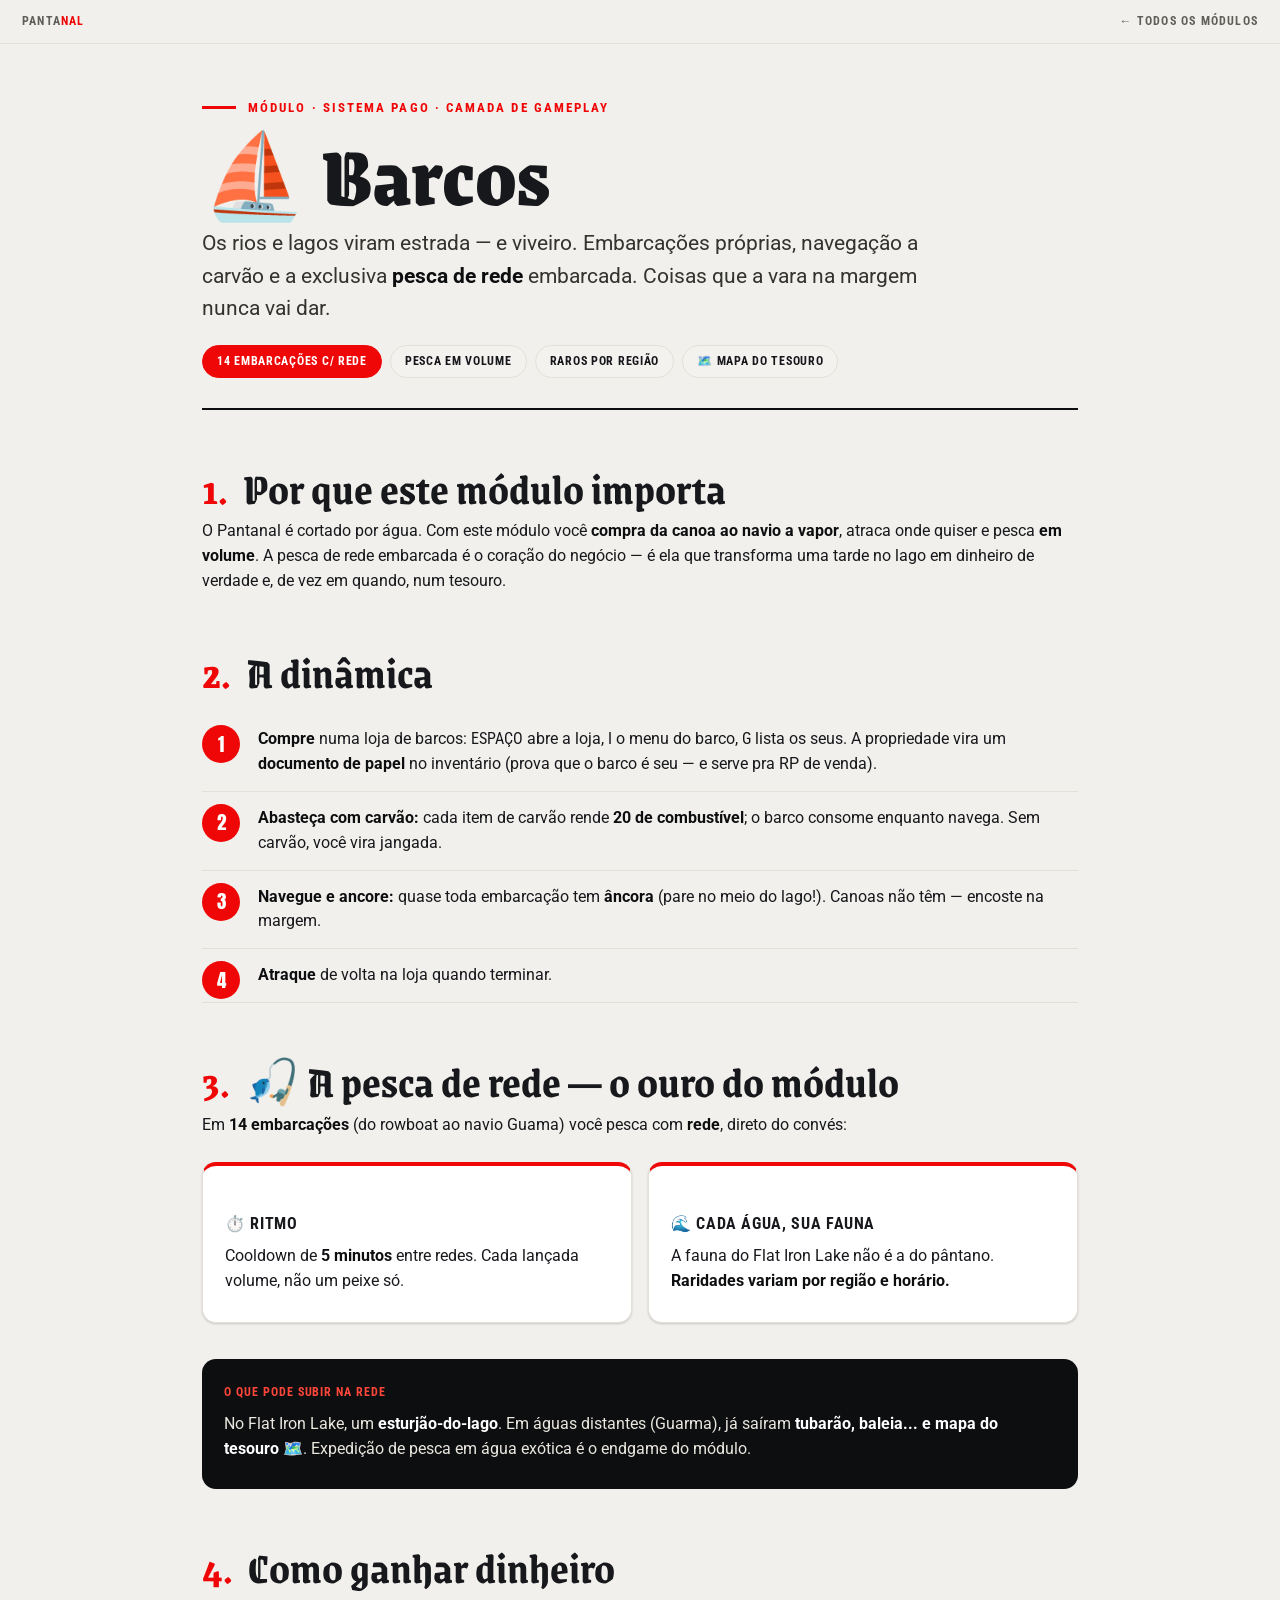
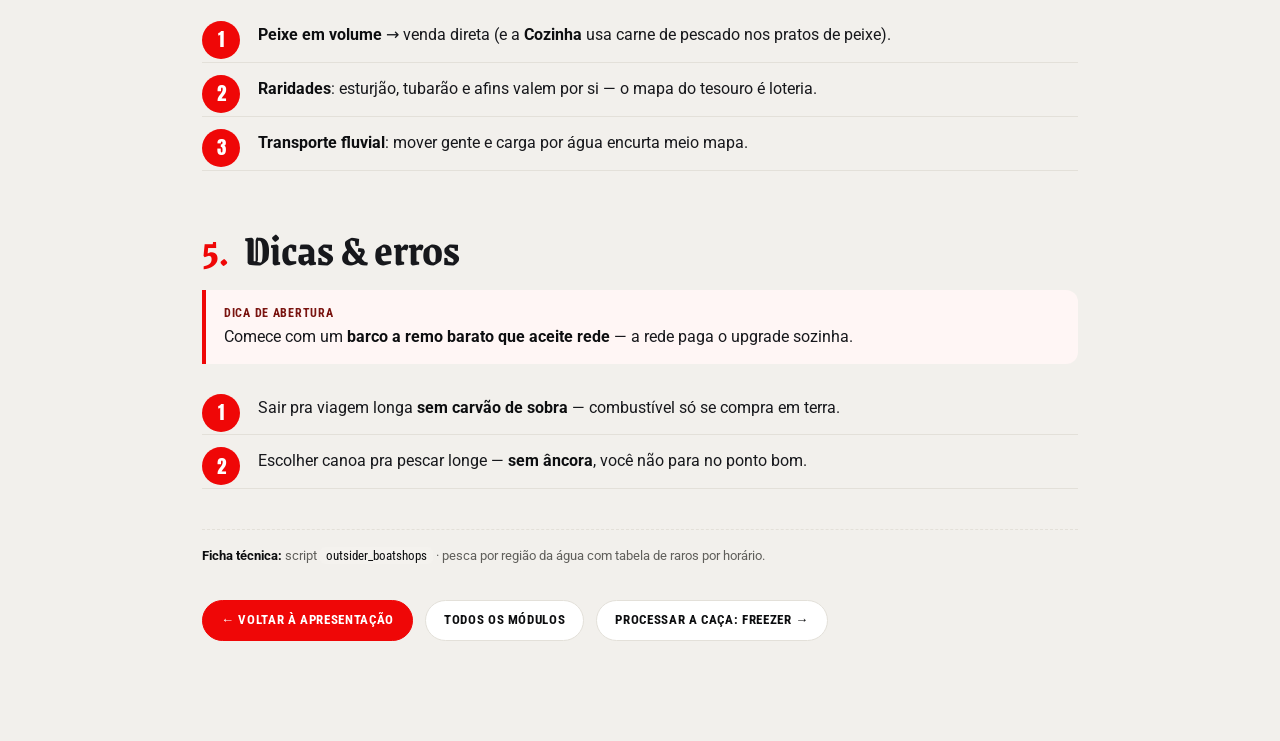
<file: modulos/barcos.html>
<!DOCTYPE html>
<html lang="pt-BR">
<head>
<meta charset="utf-8">
<meta name="viewport" content="width=device-width, initial-scale=1">
<title>Módulo — Barcos · Guia Pantanal</title>
<link rel="preconnect" href="https://fonts.googleapis.com">
<link rel="preconnect" href="https://fonts.gstatic.com" crossorigin>
<link href="https://fonts.googleapis.com/css2?family=Anton&family=Grenze+Gotisch:wght@500;700;900&family=Roboto:wght@300;400;500;700;900&family=Roboto+Condensed:wght@400;700&display=swap" rel="stylesheet">
<link rel="stylesheet" href="modulo.css">
</head>
<body>

<div class="topbar">
  <a class="brand" href="../apresentacao.html">PANTA<span>NAL</span></a>
  <a href="README.md">← todos os módulos</a>
</div>

<div class="wrap">

<header class="hero">
  <div class="kicker">Módulo · sistema pago · camada de gameplay</div>
  <h1>⛵ Barcos</h1>
  <p class="lead">Os rios e lagos viram estrada — e viveiro. Embarcações próprias, navegação a carvão e a exclusiva <b>pesca de rede</b> embarcada. Coisas que a vara na margem nunca vai dar.</p>
  <div class="chips">
    <span class="chip red">14 embarcações c/ rede</span>
    <span class="chip">Pesca em volume</span>
    <span class="chip">Raros por região</span>
    <span class="chip">🗺️ Mapa do tesouro</span>
  </div>
</header>

<h2><span class="n">1.</span>Por que este módulo importa</h2>
<p>O Pantanal é cortado por água. Com este módulo você <b>compra da canoa ao navio a vapor</b>, atraca onde quiser e pesca <b>em volume</b>. A pesca de rede embarcada é o coração do negócio — é ela que transforma uma tarde no lago em dinheiro de verdade e, de vez em quando, num tesouro.</p>

<h2><span class="n">2.</span>A dinâmica</h2>
<ul class="steps">
  <li><b>Compre</b> numa loja de barcos: <code>ESPAÇO</code> abre a loja, <code>I</code> o menu do barco, <code>G</code> lista os seus. A propriedade vira um <b>documento de papel</b> no inventário (prova que o barco é seu — e serve pra RP de venda).</li>
  <li><b>Abasteça com carvão:</b> cada item de carvão rende <b>20 de combustível</b>; o barco consome enquanto navega. Sem carvão, você vira jangada.</li>
  <li><b>Navegue e ancore:</b> quase toda embarcação tem <b>âncora</b> (pare no meio do lago!). Canoas não têm — encoste na margem.</li>
  <li><b>Atraque</b> de volta na loja quando terminar.</li>
</ul>

<h2><span class="n">3.</span>🎣 A pesca de rede — o ouro do módulo</h2>
<p>Em <b>14 embarcações</b> (do rowboat ao navio Guama) você pesca com <b>rede</b>, direto do convés:</p>
<div class="grid2">
  <div class="card">
    <h3>⏱️ Ritmo</h3>
    <p>Cooldown de <b>5 minutos</b> entre redes. Cada lançada volume, não um peixe só.</p>
  </div>
  <div class="card">
    <h3>🌊 Cada água, sua fauna</h3>
    <p>A fauna do Flat Iron Lake não é a do pântano. <b>Raridades variam por região e horário.</b></p>
  </div>
</div>
<div class="ex">
  <span class="t">O que pode subir na rede</span>
  <p>No Flat Iron Lake, um <b>esturjão-do-lago</b>. Em águas distantes (Guarma), já saíram <b>tubarão, baleia... e mapa do tesouro</b> 🗺️. Expedição de pesca em água exótica é o endgame do módulo.</p>
</div>

<h2><span class="n">4.</span>Como ganhar dinheiro</h2>
<ul class="steps">
  <li><b>Peixe em volume</b> → venda direta (e a <b>Cozinha</b> usa carne de pescado nos pratos de peixe).</li>
  <li><b>Raridades</b>: esturjão, tubarão e afins valem por si — o mapa do tesouro é loteria.</li>
  <li><b>Transporte fluvial</b>: mover gente e carga por água encurta meio mapa.</li>
</ul>

<h2><span class="n">5.</span>Dicas & erros</h2>
<div class="call">
  <span class="t">Dica de abertura</span>
  Comece com um <b>barco a remo barato que aceite rede</b> — a rede paga o upgrade sozinha.
</div>
<ul class="steps">
  <li>Sair pra viagem longa <b>sem carvão de sobra</b> — combustível só se compra em terra.</li>
  <li>Escolher canoa pra pescar longe — <b>sem âncora</b>, você não para no ponto bom.</li>
</ul>

<p class="tec"><b>Ficha técnica:</b> script <code>outsider_boatshops</code> · pesca por região da água com tabela de raros por horário.</p>

<div class="next">
  <a class="red" href="../apresentacao.html">← Voltar à apresentação</a>
  <a href="README.md">Todos os módulos</a>
  <a href="freezer.html">Processar a caça: Freezer →</a>
</div>

</div>
</body>
</html>
</file>
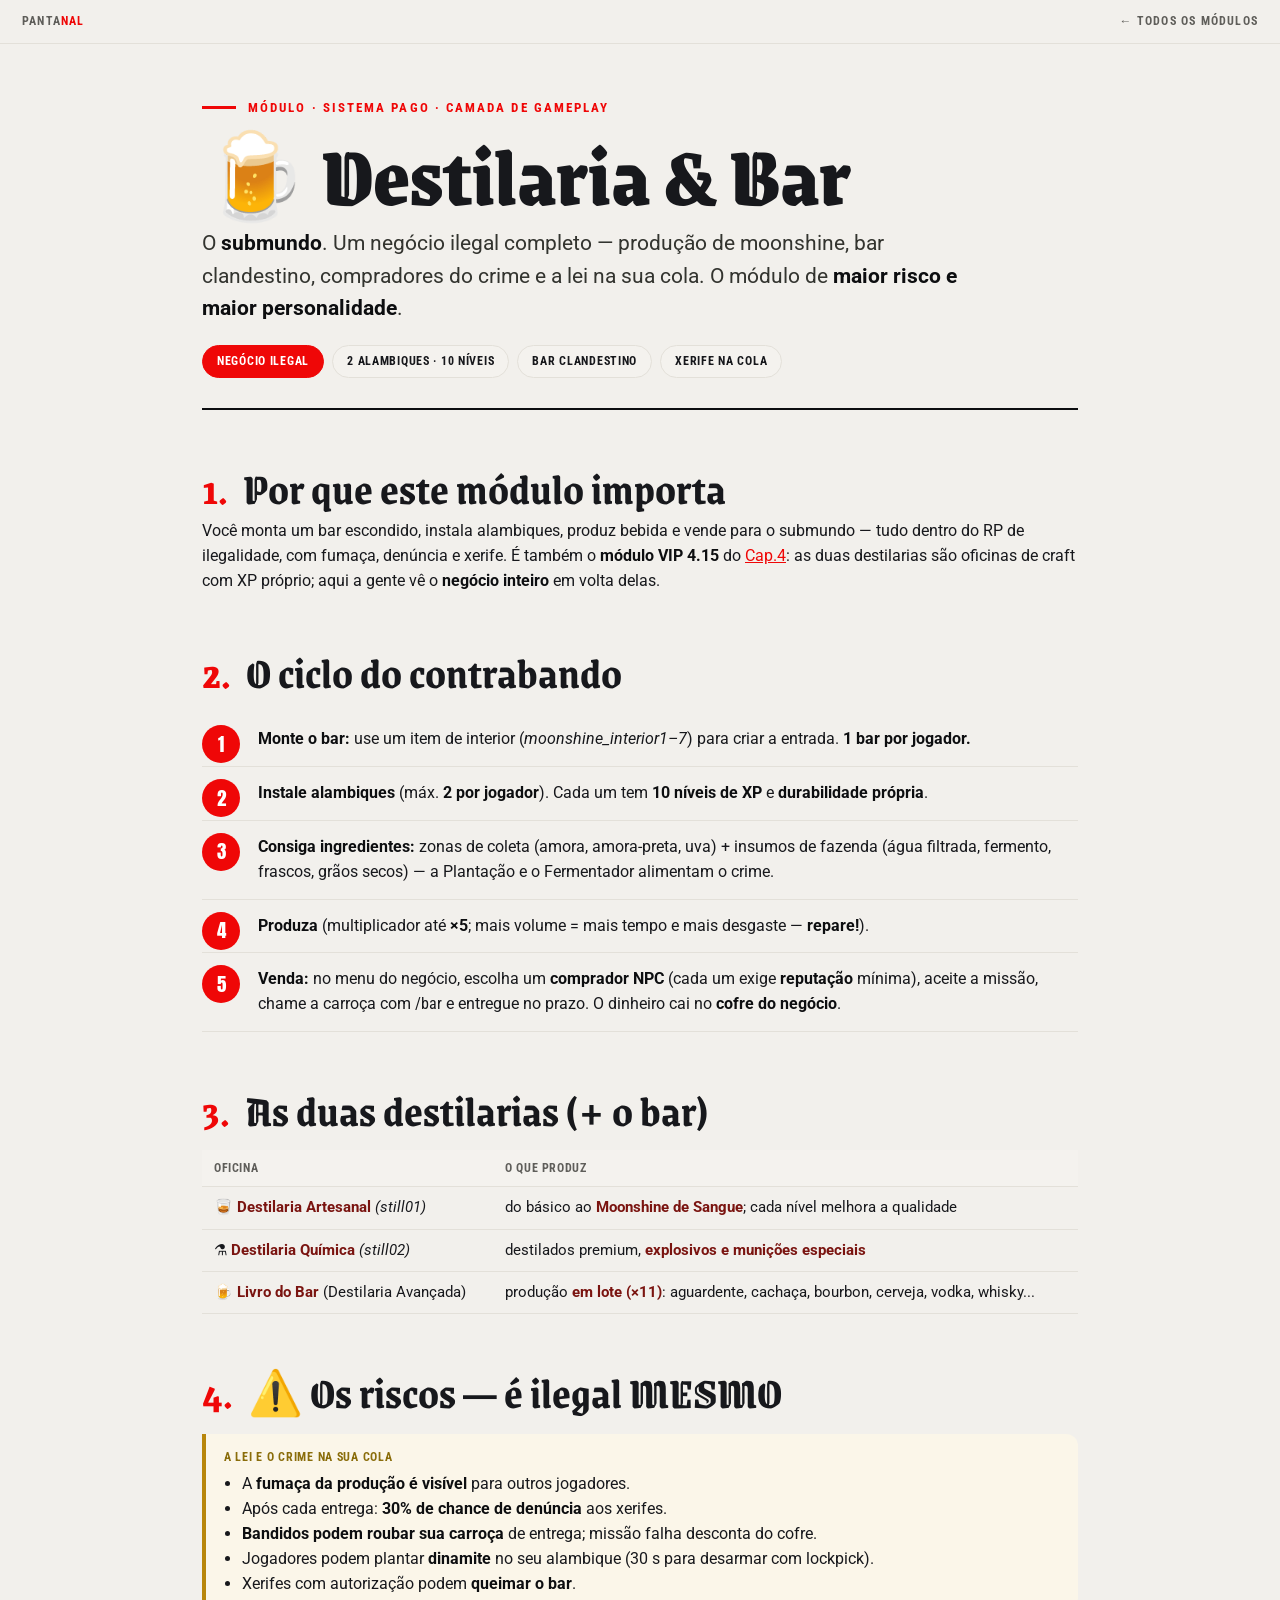
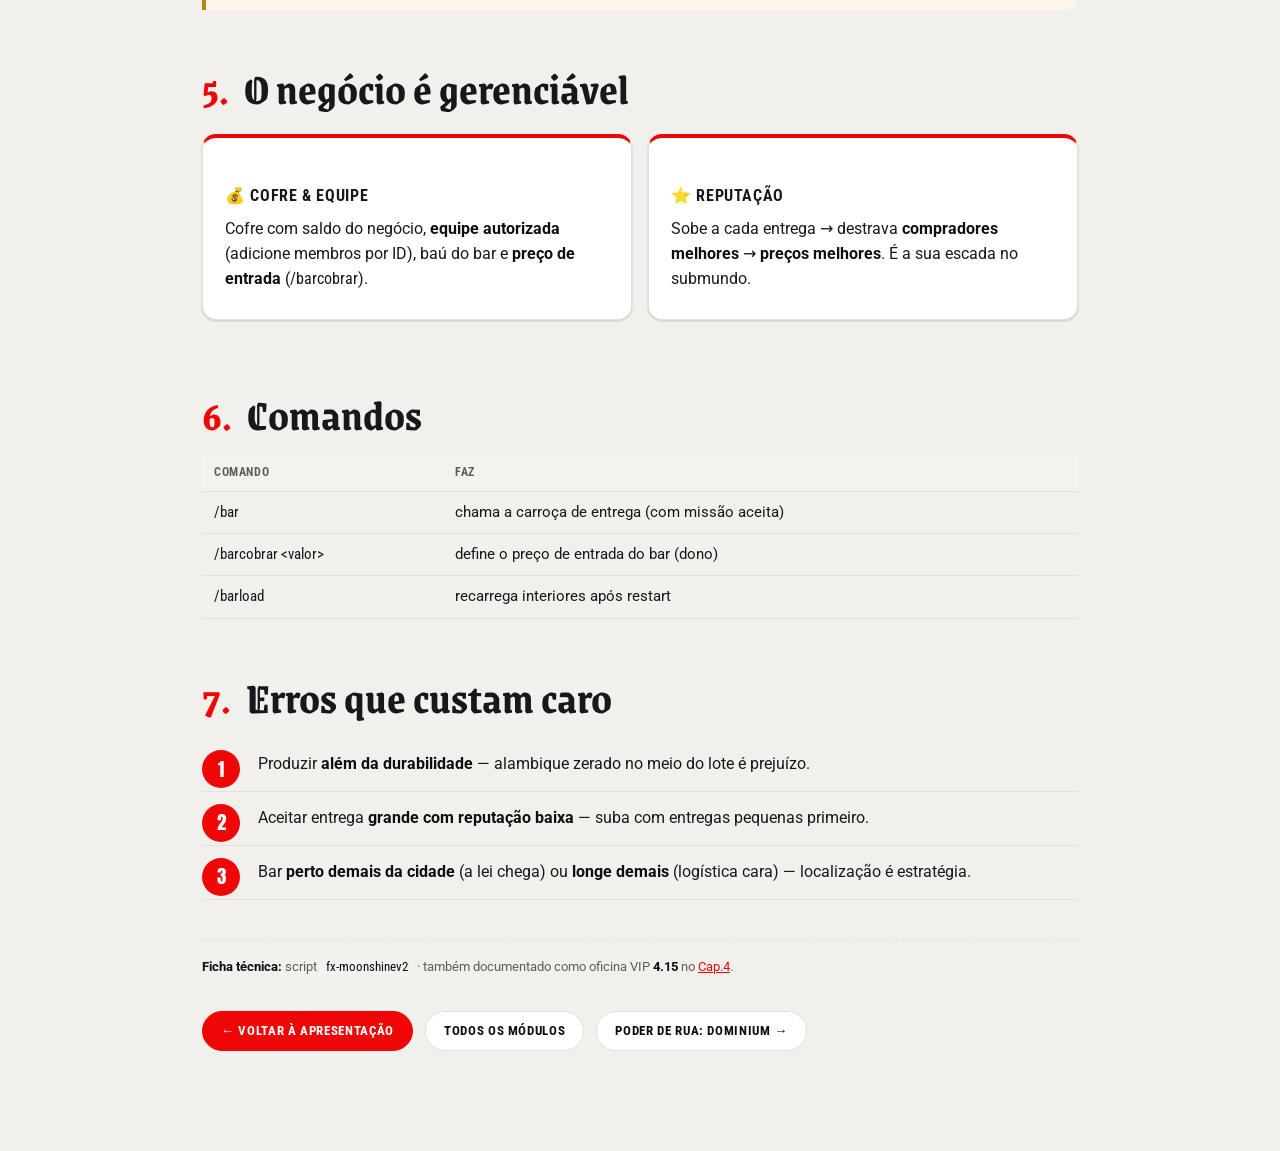
<file: modulos/destilaria-bar.html>
<!DOCTYPE html>
<html lang="pt-BR">
<head>
<meta charset="utf-8">
<meta name="viewport" content="width=device-width, initial-scale=1">
<title>Módulo — Destilaria & Bar · Guia Pantanal</title>
<link rel="preconnect" href="https://fonts.googleapis.com">
<link rel="preconnect" href="https://fonts.gstatic.com" crossorigin>
<link href="https://fonts.googleapis.com/css2?family=Anton&family=Grenze+Gotisch:wght@500;700;900&family=Roboto:wght@300;400;500;700;900&family=Roboto+Condensed:wght@400;700&display=swap" rel="stylesheet">
<link rel="stylesheet" href="modulo.css">
</head>
<body>

<div class="topbar">
  <a class="brand" href="../apresentacao.html">PANTA<span>NAL</span></a>
  <a href="README.md">← todos os módulos</a>
</div>

<div class="wrap">

<header class="hero">
  <div class="kicker">Módulo · sistema pago · camada de gameplay</div>
  <h1>🍺 Destilaria &amp; Bar</h1>
  <p class="lead">O <b>submundo</b>. Um negócio ilegal completo — produção de moonshine, bar clandestino, compradores do crime e a lei na sua cola. O módulo de <b>maior risco e maior personalidade</b>.</p>
  <div class="chips">
    <span class="chip red">Negócio ilegal</span>
    <span class="chip">2 alambiques · 10 níveis</span>
    <span class="chip">Bar clandestino</span>
    <span class="chip">Xerife na cola</span>
  </div>
</header>

<h2><span class="n">1.</span>Por que este módulo importa</h2>
<p>Você monta um bar escondido, instala alambiques, produz bebida e vende para o submundo — tudo dentro do RP de ilegalidade, com fumaça, denúncia e xerife. É também o <b>módulo VIP 4.15</b> do <a href="../04-oficinas.md">Cap.4</a>: as duas destilarias são oficinas de craft com XP próprio; aqui a gente vê o <b>negócio inteiro</b> em volta delas.</p>

<h2><span class="n">2.</span>O ciclo do contrabando</h2>
<ul class="steps">
  <li><b>Monte o bar:</b> use um item de interior (<i>moonshine_interior1–7</i>) para criar a entrada. <b>1 bar por jogador.</b></li>
  <li><b>Instale alambiques</b> (máx. <b>2 por jogador</b>). Cada um tem <b>10 níveis de XP</b> e <b>durabilidade própria</b>.</li>
  <li><b>Consiga ingredientes:</b> zonas de coleta (amora, amora-preta, uva) + insumos de fazenda (água filtrada, fermento, frascos, grãos secos) — a Plantação e o Fermentador alimentam o crime.</li>
  <li><b>Produza</b> (multiplicador até <b>×5</b>; mais volume = mais tempo e mais desgaste — <b>repare!</b>).</li>
  <li><b>Venda:</b> no menu do negócio, escolha um <b>comprador NPC</b> (cada um exige <b>reputação</b> mínima), aceite a missão, chame a carroça com <code>/bar</code> e entregue no prazo. O dinheiro cai no <b>cofre do negócio</b>.</li>
</ul>

<h2><span class="n">3.</span>As duas destilarias (+ o bar)</h2>
<table>
  <tr><th>Oficina</th><th>O que produz</th></tr>
  <tr><td>🥃 <b>Destilaria Artesanal</b> <i>(still01)</i></td><td>do básico ao <b>Moonshine de Sangue</b>; cada nível melhora a qualidade</td></tr>
  <tr><td>⚗️ <b>Destilaria Química</b> <i>(still02)</i></td><td>destilados premium, <b>explosivos e munições especiais</b></td></tr>
  <tr><td>🍺 <b>Livro do Bar</b> (Destilaria Avançada)</td><td>produção <b>em lote (×11)</b>: aguardente, cachaça, bourbon, cerveja, vodka, whisky...</td></tr>
</table>

<h2><span class="n">4.</span>⚠️ Os riscos — é ilegal MESMO</h2>
<div class="call warn">
  <span class="t">A lei e o crime na sua cola</span>
  <ul style="margin:6px 0 0;padding-left:18px">
    <li>A <b>fumaça da produção é visível</b> para outros jogadores.</li>
    <li>Após cada entrega: <b>30% de chance de denúncia</b> aos xerifes.</li>
    <li><b>Bandidos podem roubar sua carroça</b> de entrega; missão falha desconta do cofre.</li>
    <li>Jogadores podem plantar <b>dinamite</b> no seu alambique (30 s para desarmar com lockpick).</li>
    <li>Xerifes com autorização podem <b>queimar o bar</b>.</li>
  </ul>
</div>

<h2><span class="n">5.</span>O negócio é gerenciável</h2>
<div class="grid2">
  <div class="card">
    <h3>💰 Cofre & equipe</h3>
    <p>Cofre com saldo do negócio, <b>equipe autorizada</b> (adicione membros por ID), baú do bar e <b>preço de entrada</b> (<code>/barcobrar</code>).</p>
  </div>
  <div class="card">
    <h3>⭐ Reputação</h3>
    <p>Sobe a cada entrega → destrava <b>compradores melhores</b> → <b>preços melhores</b>. É a sua escada no submundo.</p>
  </div>
</div>

<h2><span class="n">6.</span>Comandos</h2>
<table>
  <tr><th>Comando</th><th>Faz</th></tr>
  <tr><td><code>/bar</code></td><td>chama a carroça de entrega (com missão aceita)</td></tr>
  <tr><td><code>/barcobrar &lt;valor&gt;</code></td><td>define o preço de entrada do bar (dono)</td></tr>
  <tr><td><code>/barload</code></td><td>recarrega interiores após restart</td></tr>
</table>

<h2><span class="n">7.</span>Erros que custam caro</h2>
<ul class="steps">
  <li>Produzir <b>além da durabilidade</b> — alambique zerado no meio do lote é prejuízo.</li>
  <li>Aceitar entrega <b>grande com reputação baixa</b> — suba com entregas pequenas primeiro.</li>
  <li>Bar <b>perto demais da cidade</b> (a lei chega) ou <b>longe demais</b> (logística cara) — localização é estratégia.</li>
</ul>

<p class="tec"><b>Ficha técnica:</b> script <code>fx-moonshinev2</code> · também documentado como oficina VIP <b>4.15</b> no <a href="../04-oficinas.md">Cap.4</a>.</p>

<div class="next">
  <a class="red" href="../apresentacao.html">← Voltar à apresentação</a>
  <a href="README.md">Todos os módulos</a>
  <a href="dominium.html">Poder de rua: Dominium →</a>
</div>

</div>
</body>
</html>
</file>
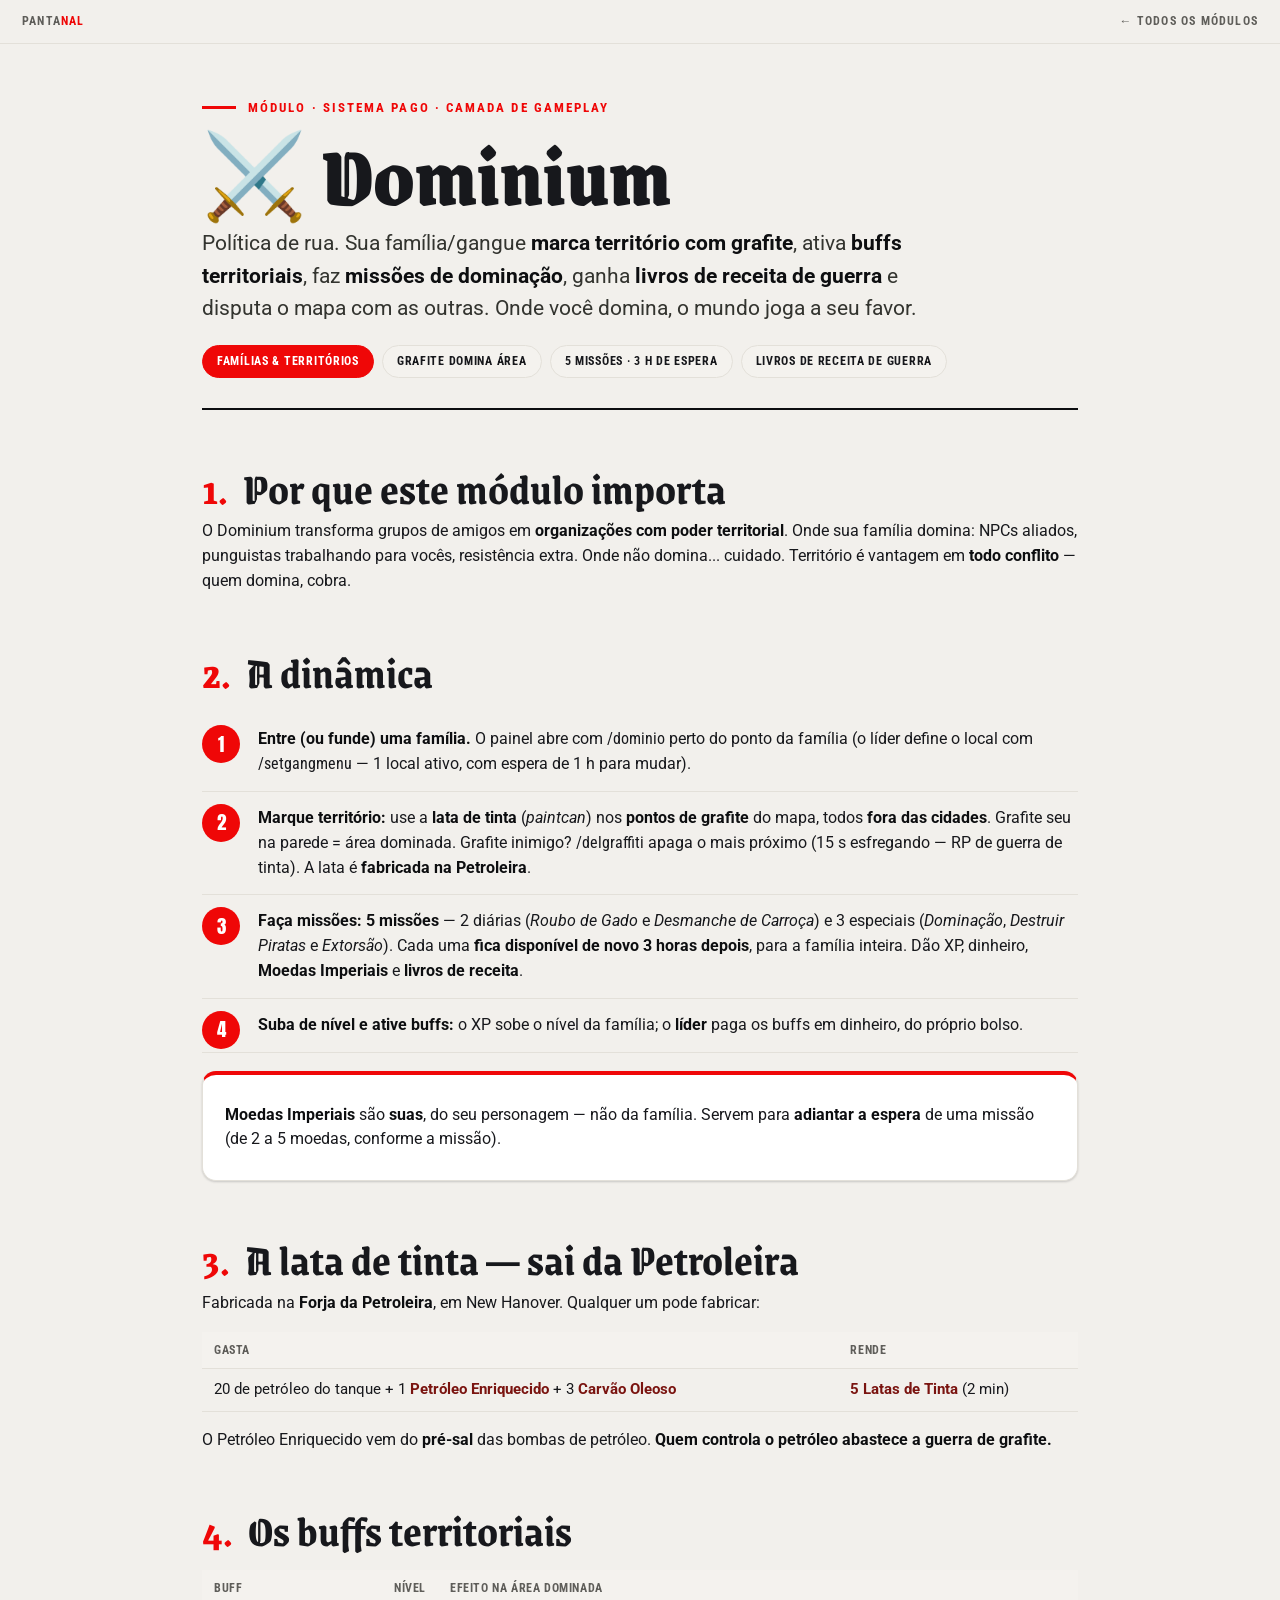
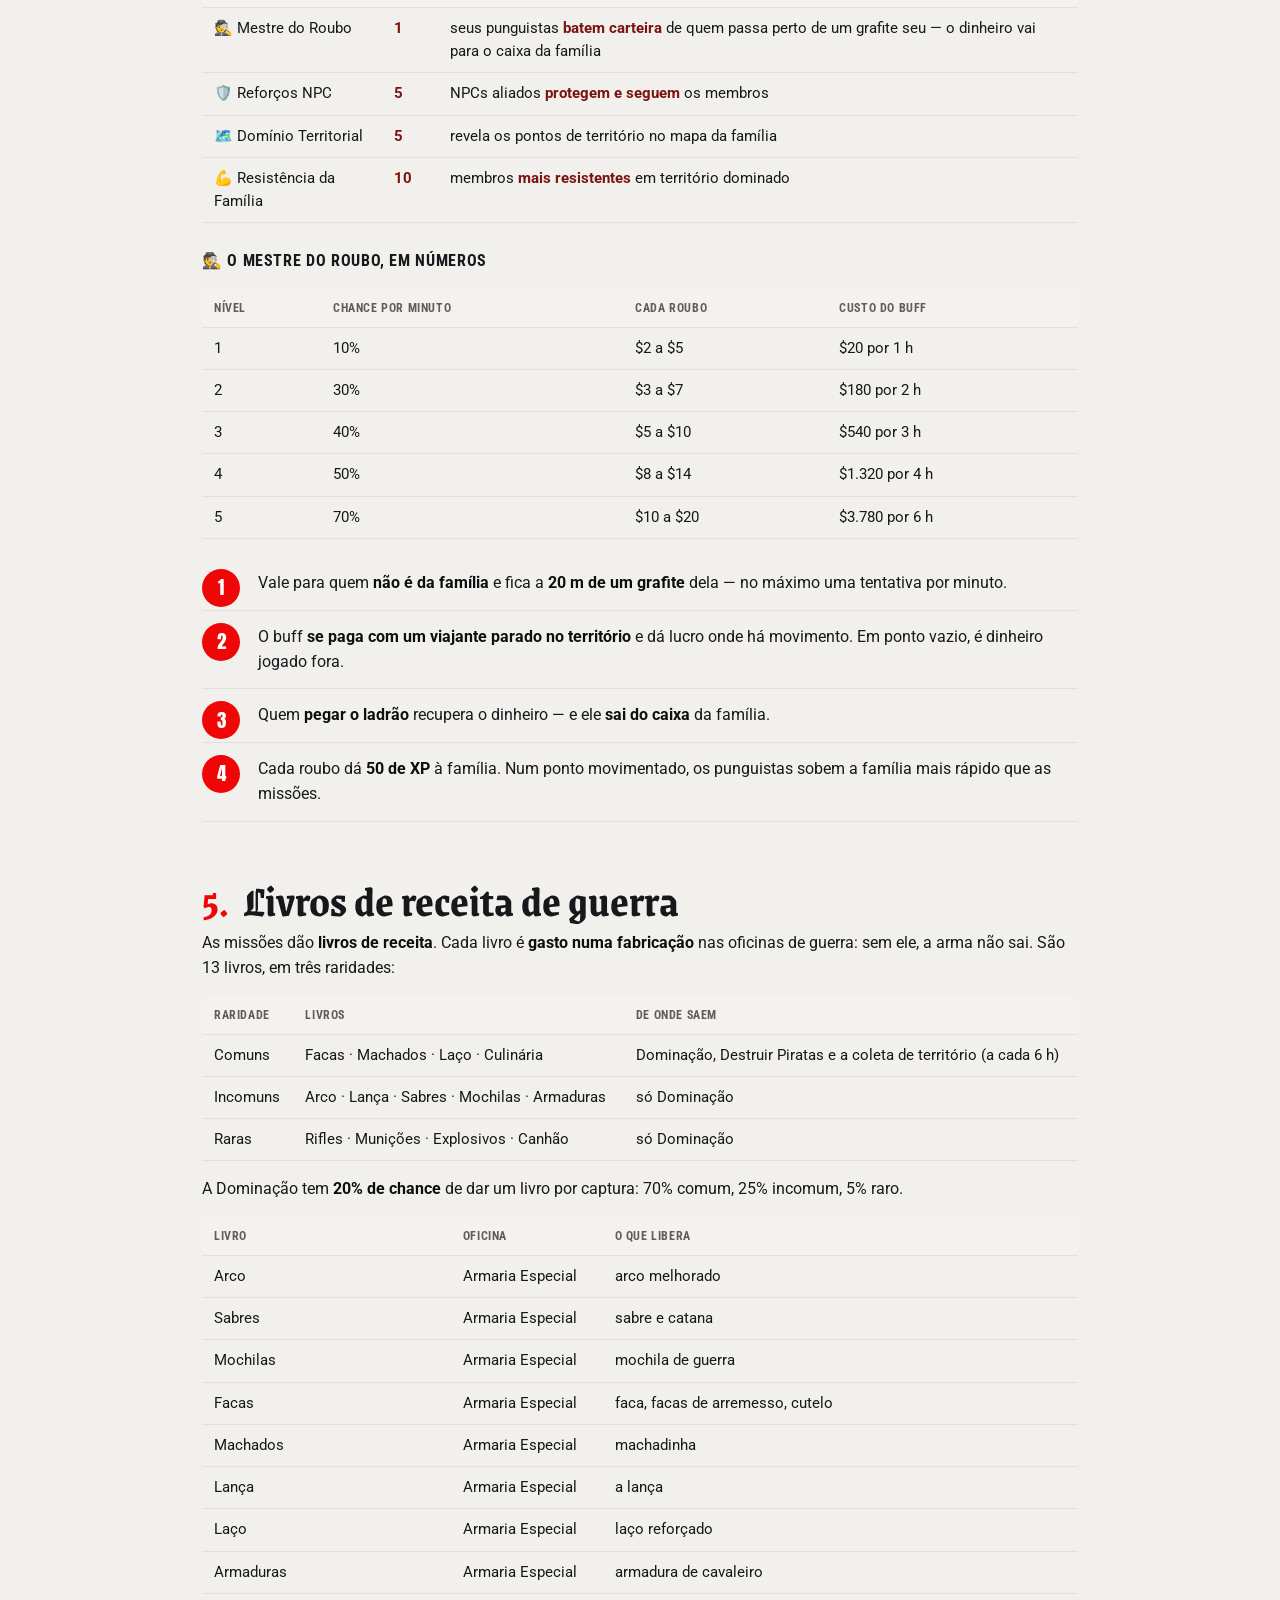
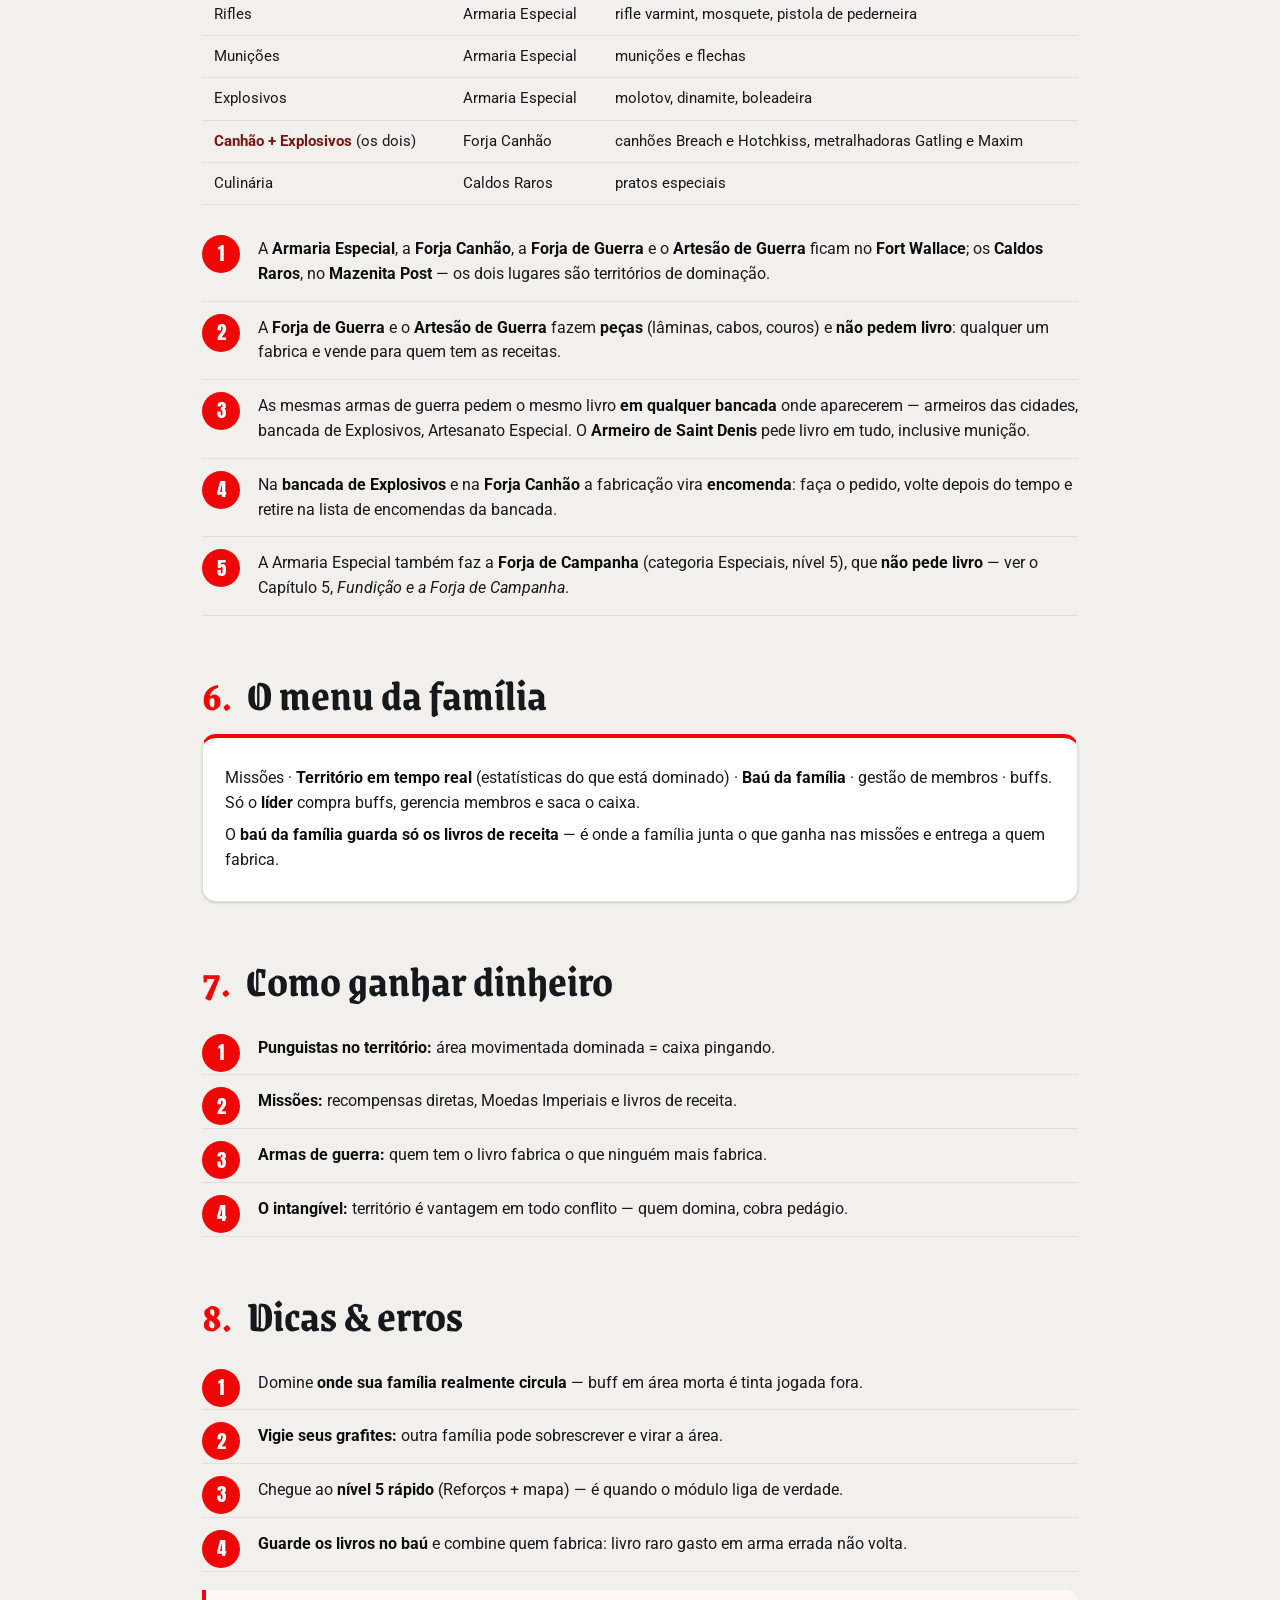
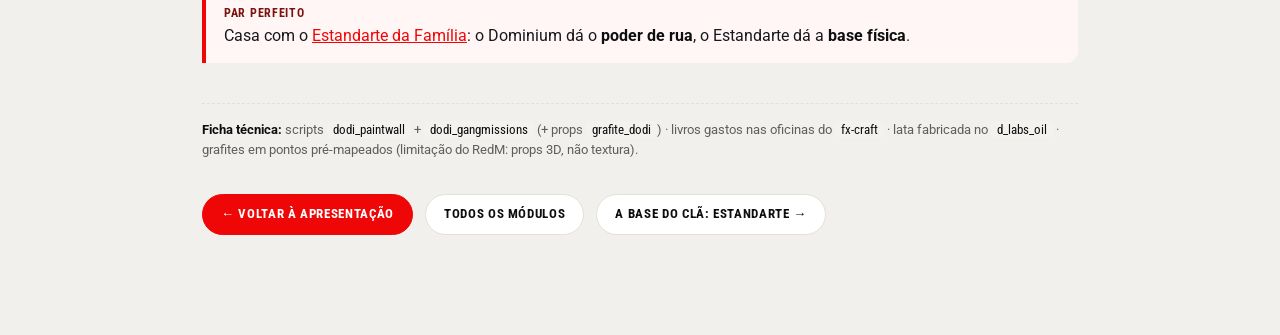
<file: modulos/dominium.html>
<!DOCTYPE html>
<html lang="pt-BR">
<head>
<meta charset="utf-8">
<meta name="viewport" content="width=device-width, initial-scale=1">
<title>Módulo — Dominium · Guia Pantanal</title>
<link rel="preconnect" href="https://fonts.googleapis.com">
<link rel="preconnect" href="https://fonts.gstatic.com" crossorigin>
<link href="https://fonts.googleapis.com/css2?family=Anton&family=Grenze+Gotisch:wght@500;700;900&family=Roboto:wght@300;400;500;700;900&family=Roboto+Condensed:wght@400;700&display=swap" rel="stylesheet">
<link rel="stylesheet" href="modulo.css">
</head>
<body>

<div class="topbar">
  <a class="brand" href="../apresentacao.html">PANTA<span>NAL</span></a>
  <a href="README.md">← todos os módulos</a>
</div>

<div class="wrap">

<header class="hero">
  <div class="kicker">Módulo · sistema pago · camada de gameplay</div>
  <h1>⚔️ Dominium</h1>
  <p class="lead">Política de rua. Sua família/gangue <b>marca território com grafite</b>, ativa <b>buffs territoriais</b>, faz <b>missões de dominação</b>, ganha <b>livros de receita de guerra</b> e disputa o mapa com as outras. Onde você domina, o mundo joga a seu favor.</p>
  <div class="chips">
    <span class="chip red">Famílias & territórios</span>
    <span class="chip">Grafite domina área</span>
    <span class="chip">5 missões · 3 h de espera</span>
    <span class="chip">Livros de receita de guerra</span>
  </div>
</header>

<h2><span class="n">1.</span>Por que este módulo importa</h2>
<p>O Dominium transforma grupos de amigos em <b>organizações com poder territorial</b>. Onde sua família domina: NPCs aliados, punguistas trabalhando para vocês, resistência extra. Onde não domina... cuidado. Território é vantagem em <b>todo conflito</b> — quem domina, cobra.</p>

<h2><span class="n">2.</span>A dinâmica</h2>
<ul class="steps">
  <li><b>Entre (ou funde) uma família.</b> O painel abre com <code>/dominio</code> perto do ponto da família (o líder define o local com <code>/setgangmenu</code> — 1 local ativo, com espera de 1 h para mudar).</li>
  <li><b>Marque território:</b> use a <b>lata de tinta</b> (<i>paintcan</i>) nos <b>pontos de grafite</b> do mapa, todos <b>fora das cidades</b>. Grafite seu na parede = área dominada. Grafite inimigo? <code>/delgraffiti</code> apaga o mais próximo (15 s esfregando — RP de guerra de tinta). A lata é <b>fabricada na Petroleira</b>.</li>
  <li><b>Faça missões:</b> <b>5 missões</b> — 2 diárias (<i>Roubo de Gado</i> e <i>Desmanche de Carroça</i>) e 3 especiais (<i>Dominação</i>, <i>Destruir Piratas</i> e <i>Extorsão</i>). Cada uma <b>fica disponível de novo 3 horas depois</b>, para a família inteira. Dão XP, dinheiro, <b>Moedas Imperiais</b> e <b>livros de receita</b>.</li>
  <li><b>Suba de nível e ative buffs:</b> o XP sobe o nível da família; o <b>líder</b> paga os buffs em dinheiro, do próprio bolso.</li>
</ul>
<div class="card">
  <p><b>Moedas Imperiais</b> são <b>suas</b>, do seu personagem — não da família. Servem para <b>adiantar a espera</b> de uma missão (de 2 a 5 moedas, conforme a missão).</p>
</div>

<h2><span class="n">3.</span>A lata de tinta — sai da Petroleira</h2>
<p>Fabricada na <b>Forja da Petroleira</b>, em New Hanover. Qualquer um pode fabricar:</p>
<table>
  <tr><th>Gasta</th><th>Rende</th></tr>
  <tr><td>20 de petróleo do tanque + 1 <b>Petróleo Enriquecido</b> + 3 <b>Carvão Oleoso</b></td><td><b>5 Latas de Tinta</b> (2 min)</td></tr>
</table>
<p>O Petróleo Enriquecido vem do <b>pré-sal</b> das bombas de petróleo. <b>Quem controla o petróleo abastece a guerra de grafite.</b></p>

<h2><span class="n">4.</span>Os buffs territoriais</h2>
<table>
  <tr><th>Buff</th><th>Nível</th><th>Efeito na área dominada</th></tr>
  <tr><td>🕵️ Mestre do Roubo</td><td><b>1</b></td><td>seus punguistas <b>batem carteira</b> de quem passa perto de um grafite seu — o dinheiro vai para o caixa da família</td></tr>
  <tr><td>🛡️ Reforços NPC</td><td><b>5</b></td><td>NPCs aliados <b>protegem e seguem</b> os membros</td></tr>
  <tr><td>🗺️ Domínio Territorial</td><td><b>5</b></td><td>revela os pontos de território no mapa da família</td></tr>
  <tr><td>💪 Resistência da Família</td><td><b>10</b></td><td>membros <b>mais resistentes</b> em território dominado</td></tr>
</table>

<h3>🕵️ O Mestre do Roubo, em números</h3>
<table>
  <tr><th>Nível</th><th>Chance por minuto</th><th>Cada roubo</th><th>Custo do buff</th></tr>
  <tr><td>1</td><td>10%</td><td>$2 a $5</td><td>$20 por 1 h</td></tr>
  <tr><td>2</td><td>30%</td><td>$3 a $7</td><td>$180 por 2 h</td></tr>
  <tr><td>3</td><td>40%</td><td>$5 a $10</td><td>$540 por 3 h</td></tr>
  <tr><td>4</td><td>50%</td><td>$8 a $14</td><td>$1.320 por 4 h</td></tr>
  <tr><td>5</td><td>70%</td><td>$10 a $20</td><td>$3.780 por 6 h</td></tr>
</table>
<ul class="steps">
  <li>Vale para quem <b>não é da família</b> e fica a <b>20 m de um grafite</b> dela — no máximo uma tentativa por minuto.</li>
  <li>O buff <b>se paga com um viajante parado no território</b> e dá lucro onde há movimento. Em ponto vazio, é dinheiro jogado fora.</li>
  <li>Quem <b>pegar o ladrão</b> recupera o dinheiro — e ele <b>sai do caixa</b> da família.</li>
  <li>Cada roubo dá <b>50 de XP</b> à família. Num ponto movimentado, os punguistas sobem a família mais rápido que as missões.</li>
</ul>

<h2><span class="n">5.</span>Livros de receita de guerra</h2>
<p>As missões dão <b>livros de receita</b>. Cada livro é <b>gasto numa fabricação</b> nas oficinas de guerra: sem ele, a arma não sai. São 13 livros, em três raridades:</p>
<table>
  <tr><th>Raridade</th><th>Livros</th><th>De onde saem</th></tr>
  <tr><td>Comuns</td><td>Facas · Machados · Laço · Culinária</td><td>Dominação, Destruir Piratas e a coleta de território (a cada 6 h)</td></tr>
  <tr><td>Incomuns</td><td>Arco · Lança · Sabres · Mochilas · Armaduras</td><td>só Dominação</td></tr>
  <tr><td>Raras</td><td>Rifles · Munições · Explosivos · Canhão</td><td>só Dominação</td></tr>
</table>
<p>A Dominação tem <b>20% de chance</b> de dar um livro por captura: 70% comum, 25% incomum, 5% raro.</p>
<table>
  <tr><th>Livro</th><th>Oficina</th><th>O que libera</th></tr>
  <tr><td>Arco</td><td>Armaria Especial</td><td>arco melhorado</td></tr>
  <tr><td>Sabres</td><td>Armaria Especial</td><td>sabre e catana</td></tr>
  <tr><td>Mochilas</td><td>Armaria Especial</td><td>mochila de guerra</td></tr>
  <tr><td>Facas</td><td>Armaria Especial</td><td>faca, facas de arremesso, cutelo</td></tr>
  <tr><td>Machados</td><td>Armaria Especial</td><td>machadinha</td></tr>
  <tr><td>Lança</td><td>Armaria Especial</td><td>a lança</td></tr>
  <tr><td>Laço</td><td>Armaria Especial</td><td>laço reforçado</td></tr>
  <tr><td>Armaduras</td><td>Armaria Especial</td><td>armadura de cavaleiro</td></tr>
  <tr><td>Rifles</td><td>Armaria Especial</td><td>rifle varmint, mosquete, pistola de pederneira</td></tr>
  <tr><td>Munições</td><td>Armaria Especial</td><td>munições e flechas</td></tr>
  <tr><td>Explosivos</td><td>Armaria Especial</td><td>molotov, dinamite, boleadeira</td></tr>
  <tr><td><b>Canhão + Explosivos</b> (os dois)</td><td>Forja Canhão</td><td>canhões Breach e Hotchkiss, metralhadoras Gatling e Maxim</td></tr>
  <tr><td>Culinária</td><td>Caldos Raros</td><td>pratos especiais</td></tr>
</table>
<ul class="steps">
  <li>A <b>Armaria Especial</b>, a <b>Forja Canhão</b>, a <b>Forja de Guerra</b> e o <b>Artesão de Guerra</b> ficam no <b>Fort Wallace</b>; os <b>Caldos Raros</b>, no <b>Mazenita Post</b> — os dois lugares são territórios de dominação.</li>
  <li>A <b>Forja de Guerra</b> e o <b>Artesão de Guerra</b> fazem <b>peças</b> (lâminas, cabos, couros) e <b>não pedem livro</b>: qualquer um fabrica e vende para quem tem as receitas.</li>
  <li>As mesmas armas de guerra pedem o mesmo livro <b>em qualquer bancada</b> onde aparecerem — armeiros das cidades, bancada de Explosivos, Artesanato Especial. O <b>Armeiro de Saint Denis</b> pede livro em tudo, inclusive munição.</li>
  <li>Na <b>bancada de Explosivos</b> e na <b>Forja Canhão</b> a fabricação vira <b>encomenda</b>: faça o pedido, volte depois do tempo e retire na lista de encomendas da bancada.</li>
  <li>A Armaria Especial também faz a <b>Forja de Campanha</b> (categoria Especiais, nível 5), que <b>não pede livro</b> — ver o Capítulo 5, <i>Fundição e a Forja de Campanha</i>.</li>
</ul>

<h2><span class="n">6.</span>O menu da família</h2>
<div class="card">
  <p>Missões · <b>Território em tempo real</b> (estatísticas do que está dominado) · <b>Baú da família</b> · gestão de membros · buffs. Só o <b>líder</b> compra buffs, gerencia membros e saca o caixa.</p>
  <p>O <b>baú da família guarda só os livros de receita</b> — é onde a família junta o que ganha nas missões e entrega a quem fabrica.</p>
</div>

<h2><span class="n">7.</span>Como ganhar dinheiro</h2>
<ul class="steps">
  <li><b>Punguistas no território:</b> área movimentada dominada = caixa pingando.</li>
  <li><b>Missões:</b> recompensas diretas, Moedas Imperiais e livros de receita.</li>
  <li><b>Armas de guerra:</b> quem tem o livro fabrica o que ninguém mais fabrica.</li>
  <li><b>O intangível:</b> território é vantagem em todo conflito — quem domina, cobra pedágio.</li>
</ul>

<h2><span class="n">8.</span>Dicas & erros</h2>
<ul class="steps">
  <li>Domine <b>onde sua família realmente circula</b> — buff em área morta é tinta jogada fora.</li>
  <li><b>Vigie seus grafites:</b> outra família pode sobrescrever e virar a área.</li>
  <li>Chegue ao <b>nível 5 rápido</b> (Reforços + mapa) — é quando o módulo liga de verdade.</li>
  <li><b>Guarde os livros no baú</b> e combine quem fabrica: livro raro gasto em arma errada não volta.</li>
</ul>
<div class="call">
  <span class="t">Par perfeito</span>
  Casa com o <a href="estandarte-familia.html">Estandarte da Família</a>: o Dominium dá o <b>poder de rua</b>, o Estandarte dá a <b>base física</b>.
</div>

<p class="tec"><b>Ficha técnica:</b> scripts <code>dodi_paintwall</code> + <code>dodi_gangmissions</code> (+ props <code>grafite_dodi</code>) · livros gastos nas oficinas do <code>fx-craft</code> · lata fabricada no <code>d_labs_oil</code> · grafites em pontos pré-mapeados (limitação do RedM: props 3D, não textura).</p>

<div class="next">
  <a class="red" href="../apresentacao.html">← Voltar à apresentação</a>
  <a href="README.md">Todos os módulos</a>
  <a href="estandarte-familia.html">A base do clã: Estandarte →</a>
</div>

</div>
</body>
</html>
</file>
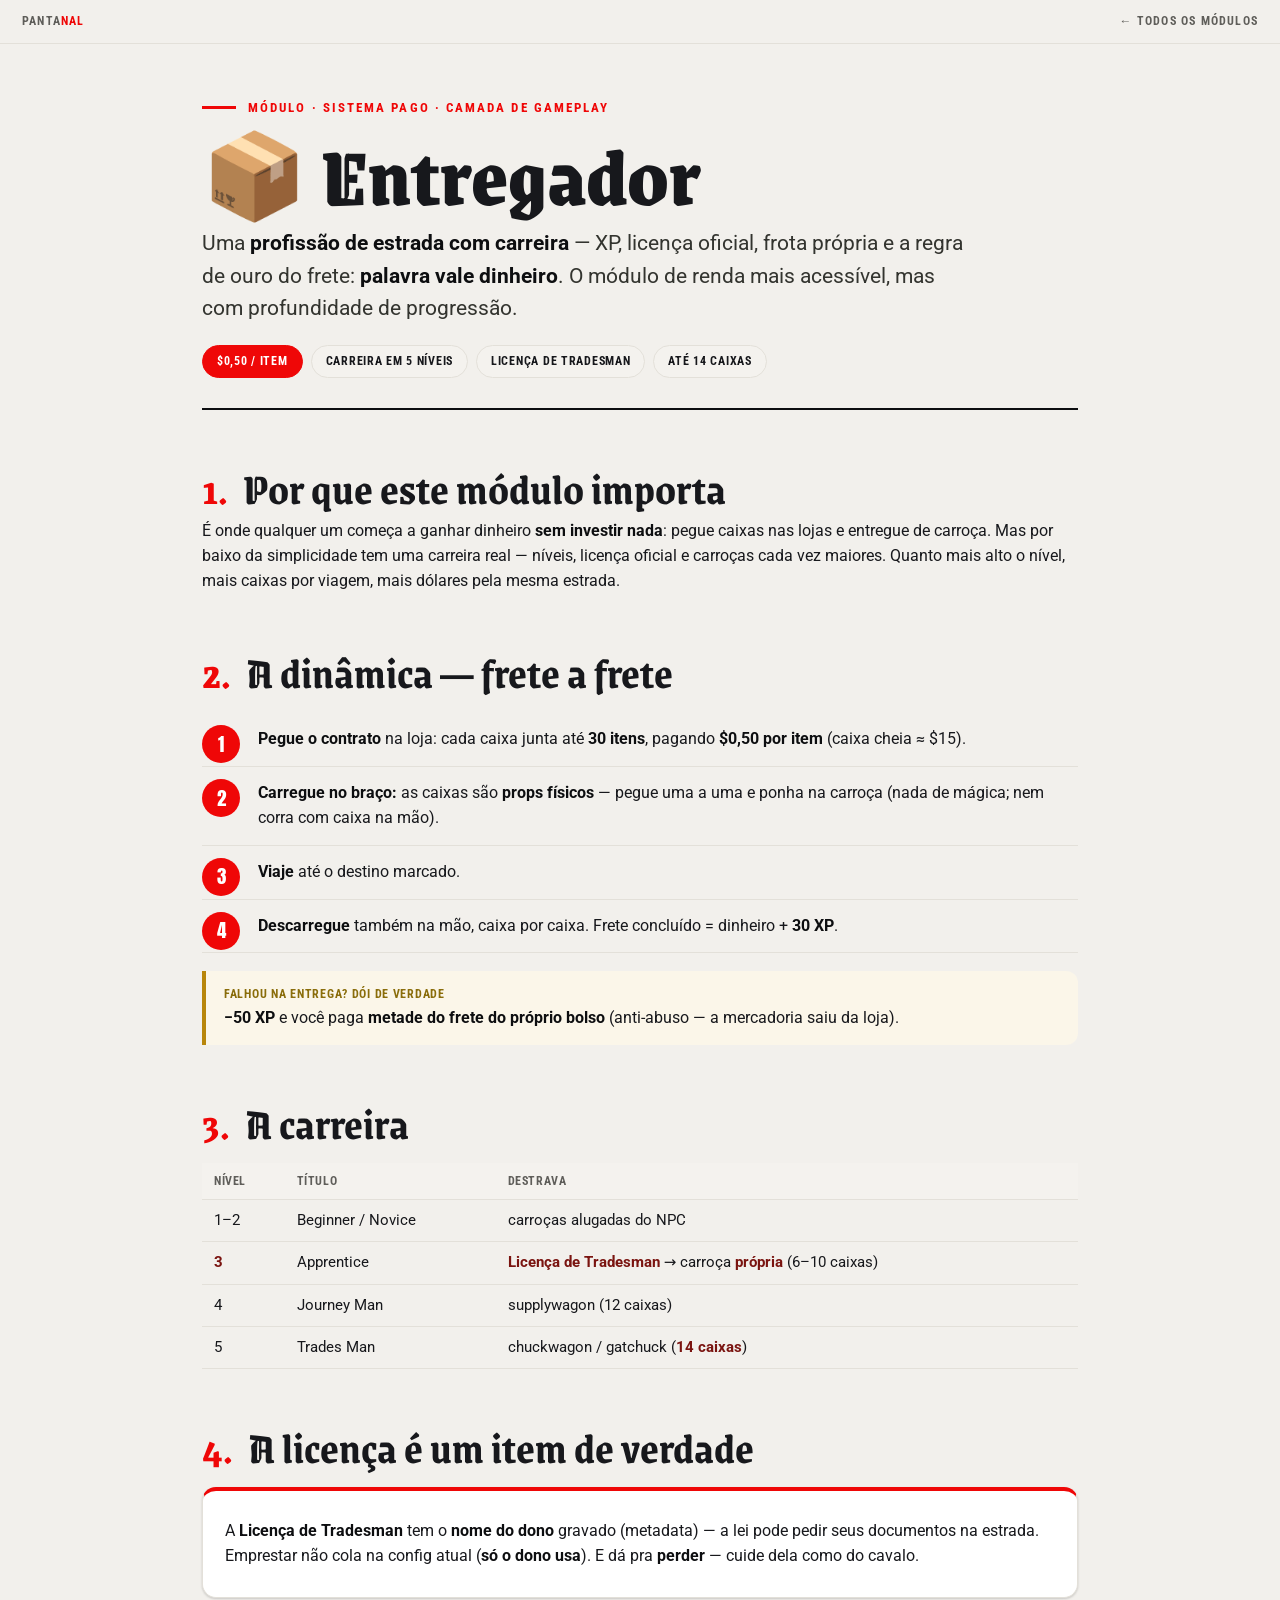
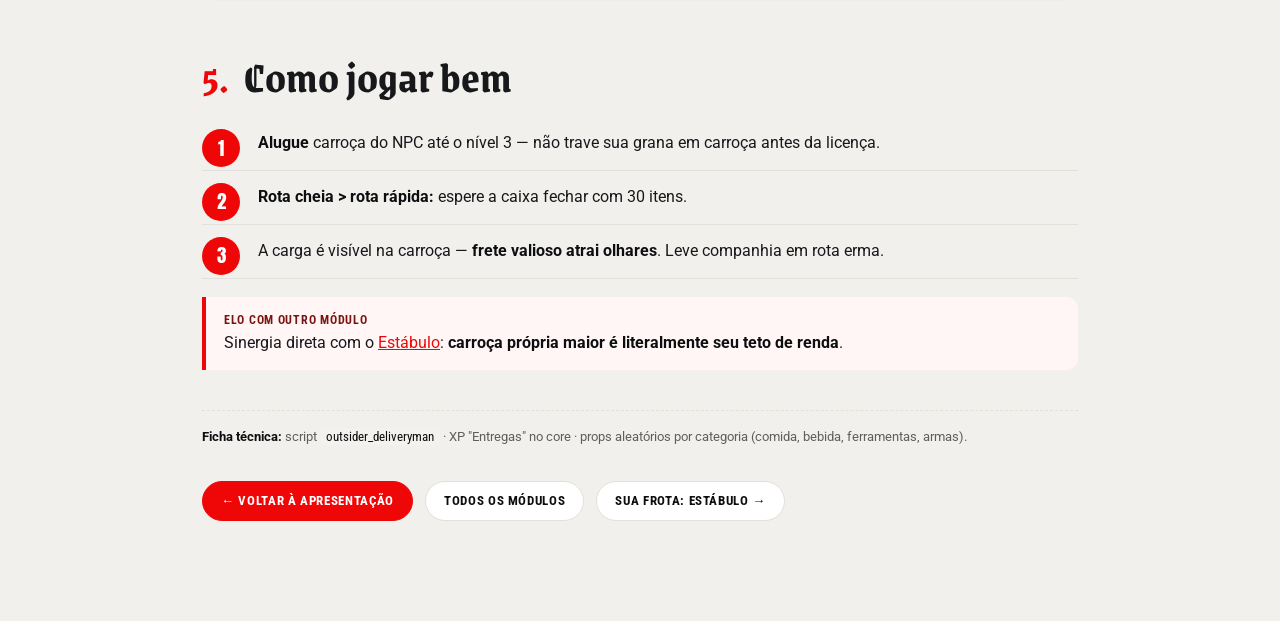
<file: modulos/entregador.html>
<!DOCTYPE html>
<html lang="pt-BR">
<head>
<meta charset="utf-8">
<meta name="viewport" content="width=device-width, initial-scale=1">
<title>Módulo — Entregador · Guia Pantanal</title>
<link rel="preconnect" href="https://fonts.googleapis.com">
<link rel="preconnect" href="https://fonts.gstatic.com" crossorigin>
<link href="https://fonts.googleapis.com/css2?family=Anton&family=Grenze+Gotisch:wght@500;700;900&family=Roboto:wght@300;400;500;700;900&family=Roboto+Condensed:wght@400;700&display=swap" rel="stylesheet">
<link rel="stylesheet" href="modulo.css">
</head>
<body>

<div class="topbar">
  <a class="brand" href="../apresentacao.html">PANTA<span>NAL</span></a>
  <a href="README.md">← todos os módulos</a>
</div>

<div class="wrap">

<header class="hero">
  <div class="kicker">Módulo · sistema pago · camada de gameplay</div>
  <h1>📦 Entregador</h1>
  <p class="lead">Uma <b>profissão de estrada com carreira</b> — XP, licença oficial, frota própria e a regra de ouro do frete: <b>palavra vale dinheiro</b>. O módulo de renda mais acessível, mas com profundidade de progressão.</p>
  <div class="chips">
    <span class="chip red">$0,50 / item</span>
    <span class="chip">Carreira em 5 níveis</span>
    <span class="chip">Licença de Tradesman</span>
    <span class="chip">Até 14 caixas</span>
  </div>
</header>

<h2><span class="n">1.</span>Por que este módulo importa</h2>
<p>É onde qualquer um começa a ganhar dinheiro <b>sem investir nada</b>: pegue caixas nas lojas e entregue de carroça. Mas por baixo da simplicidade tem uma carreira real — níveis, licença oficial e carroças cada vez maiores. Quanto mais alto o nível, mais caixas por viagem, mais dólares pela mesma estrada.</p>

<h2><span class="n">2.</span>A dinâmica — frete a frete</h2>
<ul class="steps">
  <li><b>Pegue o contrato</b> na loja: cada caixa junta até <b>30 itens</b>, pagando <b>$0,50 por item</b> (caixa cheia ≈ $15).</li>
  <li><b>Carregue no braço:</b> as caixas são <b>props físicos</b> — pegue uma a uma e ponha na carroça (nada de mágica; nem corra com caixa na mão).</li>
  <li><b>Viaje</b> até o destino marcado.</li>
  <li><b>Descarregue</b> também na mão, caixa por caixa. Frete concluído = dinheiro + <b>30 XP</b>.</li>
</ul>
<div class="call warn">
  <span class="t">Falhou na entrega? Dói de verdade</span>
  <b>−50 XP</b> e você paga <b>metade do frete do próprio bolso</b> (anti-abuso — a mercadoria saiu da loja).
</div>

<h2><span class="n">3.</span>A carreira</h2>
<table>
  <tr><th>Nível</th><th>Título</th><th>Destrava</th></tr>
  <tr><td>1–2</td><td>Beginner / Novice</td><td>carroças alugadas do NPC</td></tr>
  <tr><td><b>3</b></td><td>Apprentice</td><td><b>Licença de Tradesman</b> → carroça <b>própria</b> (6–10 caixas)</td></tr>
  <tr><td>4</td><td>Journey Man</td><td>supplywagon (12 caixas)</td></tr>
  <tr><td>5</td><td>Trades Man</td><td>chuckwagon / gatchuck (<b>14 caixas</b>)</td></tr>
</table>

<h2><span class="n">4.</span>A licença é um item de verdade</h2>
<div class="card">
  <p>A <b>Licença de Tradesman</b> tem o <b>nome do dono</b> gravado (metadata) — a lei pode pedir seus documentos na estrada. Emprestar não cola na config atual (<b>só o dono usa</b>). E dá pra <b>perder</b> — cuide dela como do cavalo.</p>
</div>

<h2><span class="n">5.</span>Como jogar bem</h2>
<ul class="steps">
  <li><b>Alugue</b> carroça do NPC até o nível 3 — não trave sua grana em carroça antes da licença.</li>
  <li><b>Rota cheia &gt; rota rápida:</b> espere a caixa fechar com 30 itens.</li>
  <li>A carga é visível na carroça — <b>frete valioso atrai olhares</b>. Leve companhia em rota erma.</li>
</ul>
<div class="call">
  <span class="t">Elo com outro módulo</span>
  Sinergia direta com o <a href="estabulo.html">Estábulo</a>: <b>carroça própria maior é literalmente seu teto de renda</b>.
</div>

<p class="tec"><b>Ficha técnica:</b> script <code>outsider_deliveryman</code> · XP "Entregas" no core · props aleatórios por categoria (comida, bebida, ferramentas, armas).</p>

<div class="next">
  <a class="red" href="../apresentacao.html">← Voltar à apresentação</a>
  <a href="README.md">Todos os módulos</a>
  <a href="estabulo.html">Sua frota: Estábulo →</a>
</div>

</div>
</body>
</html>
</file>
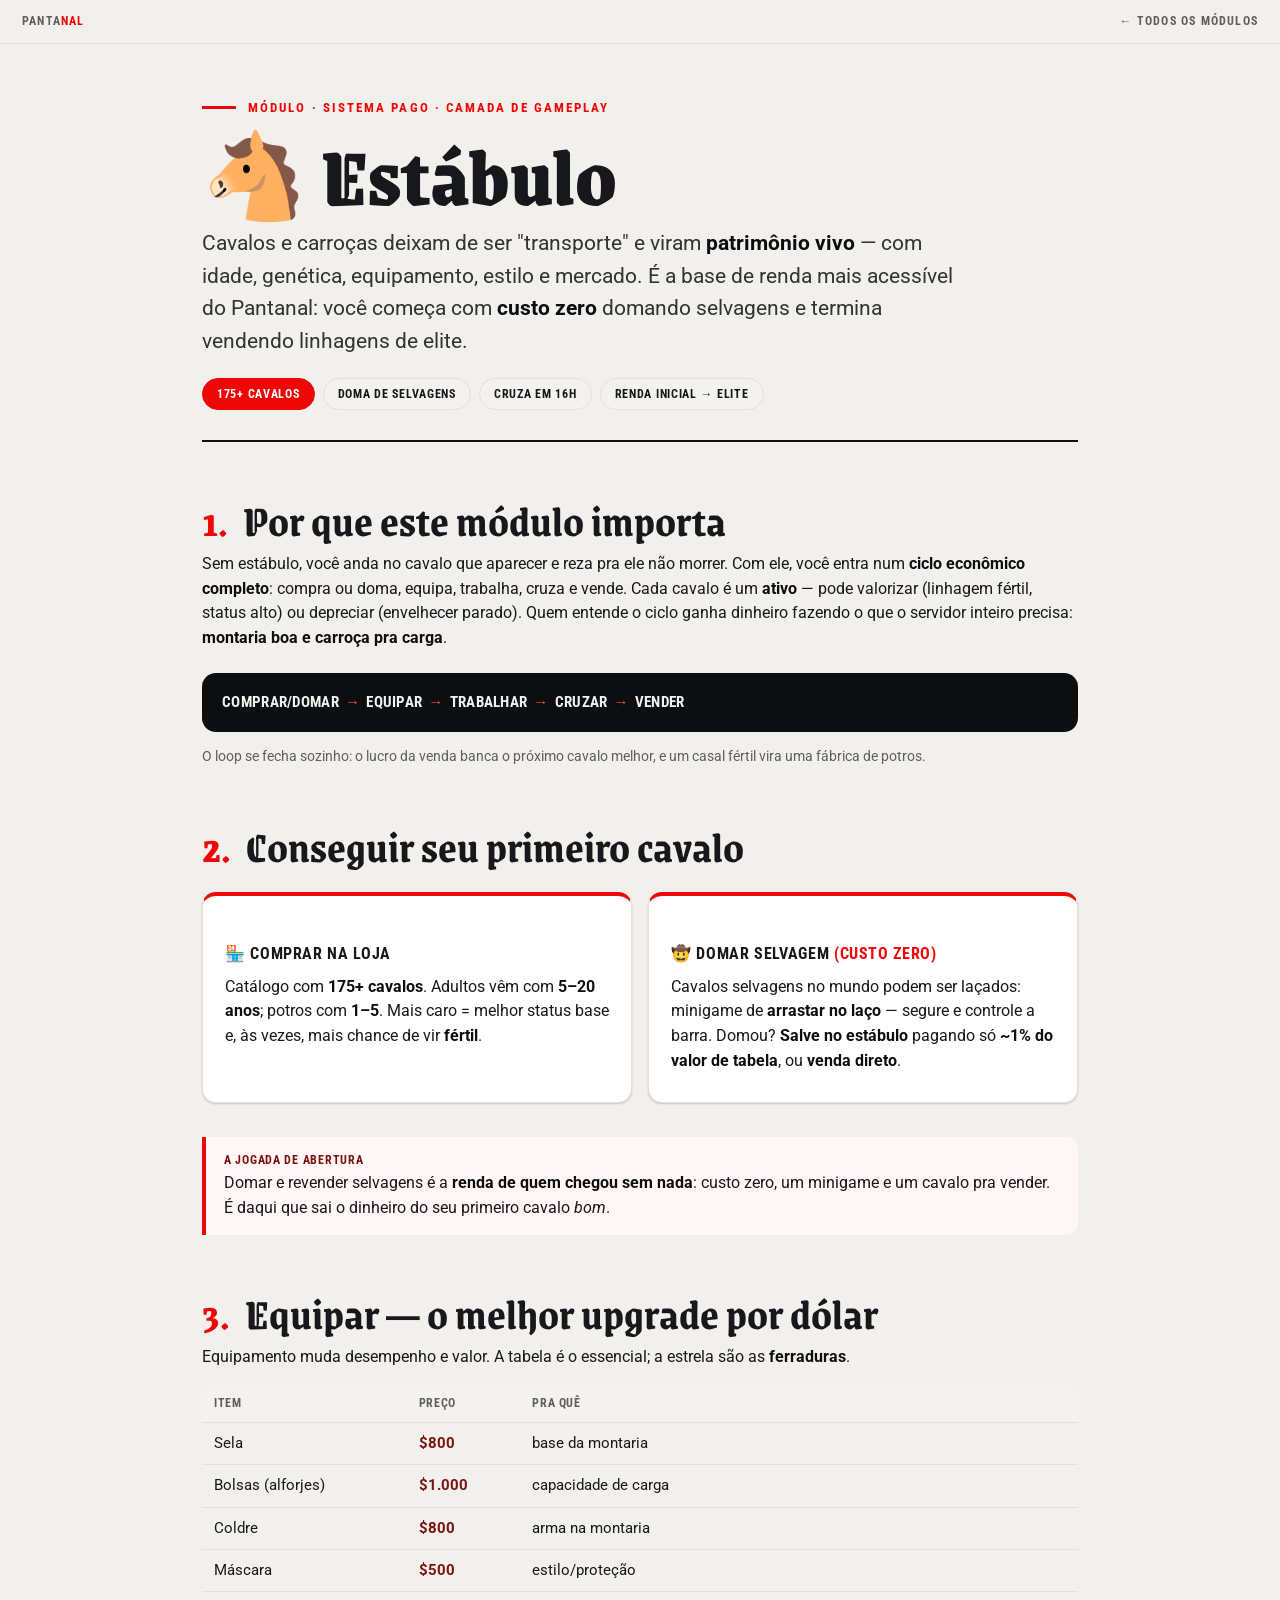
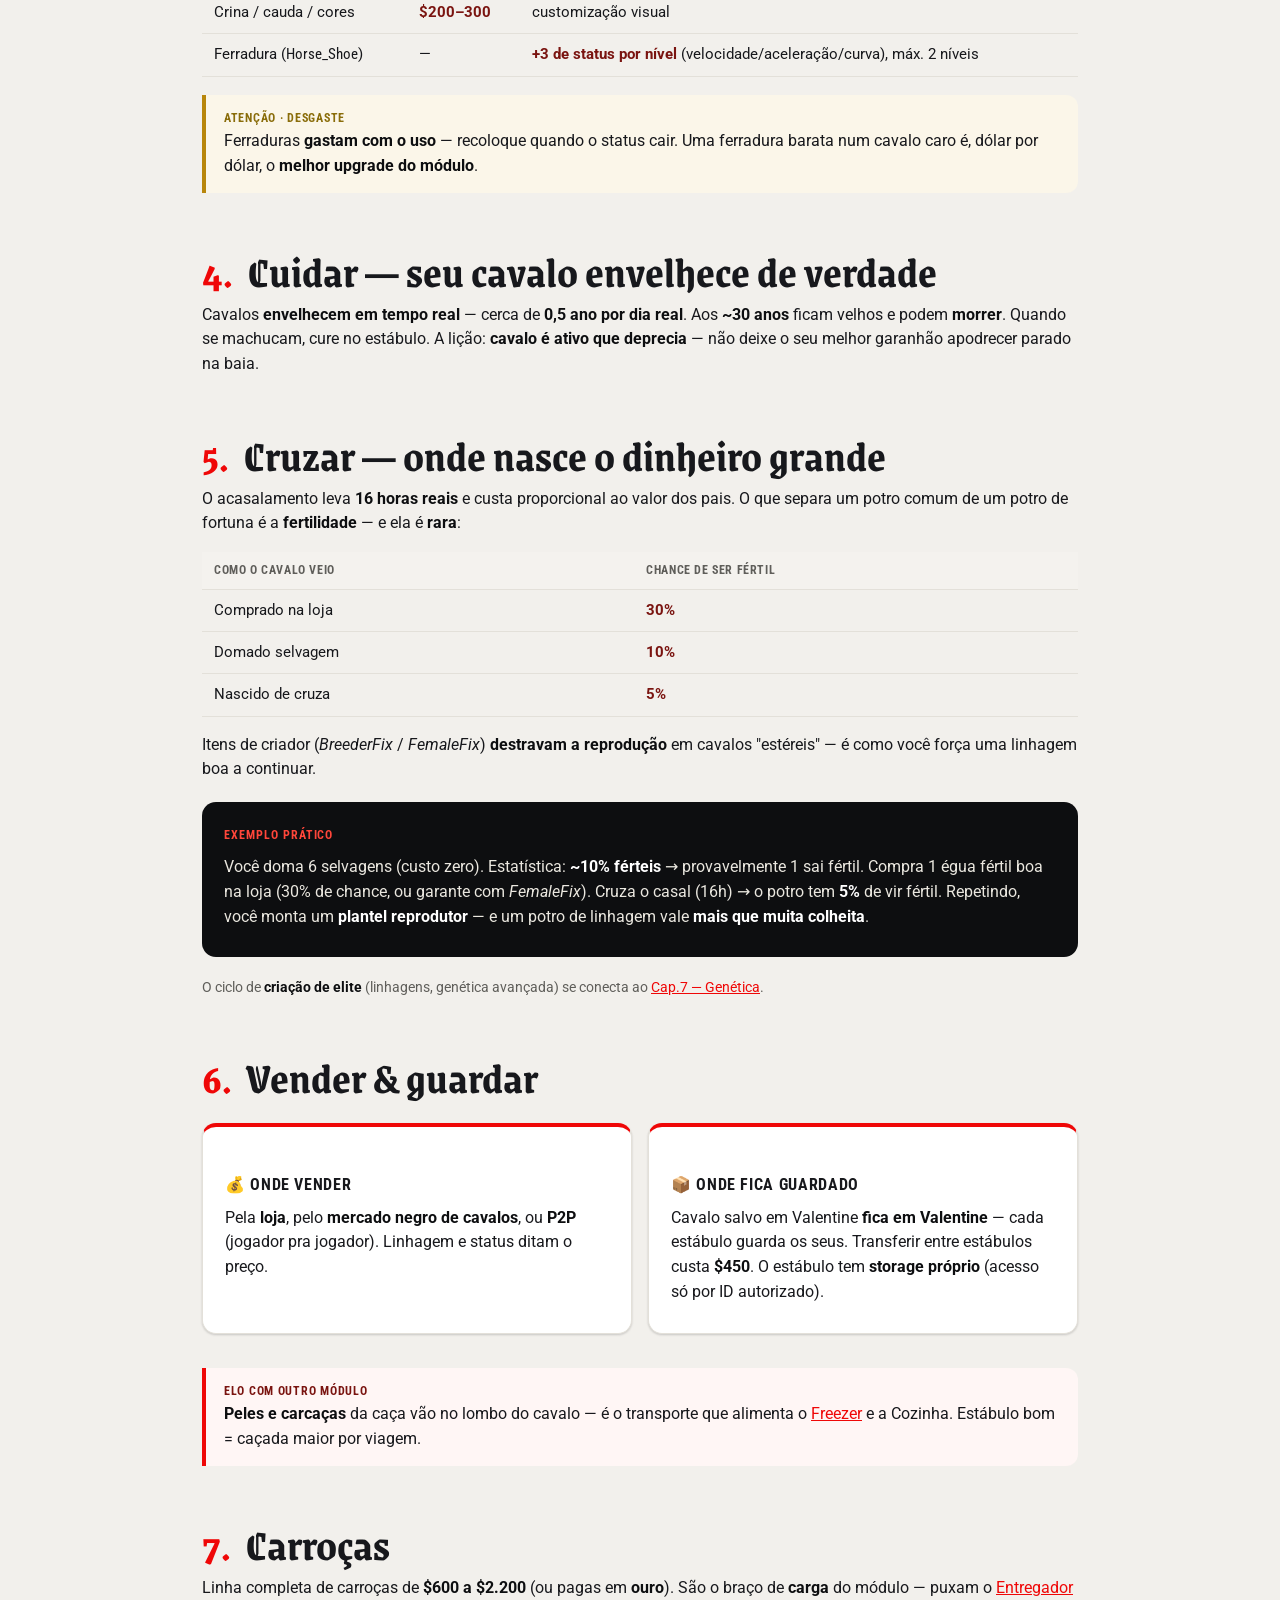
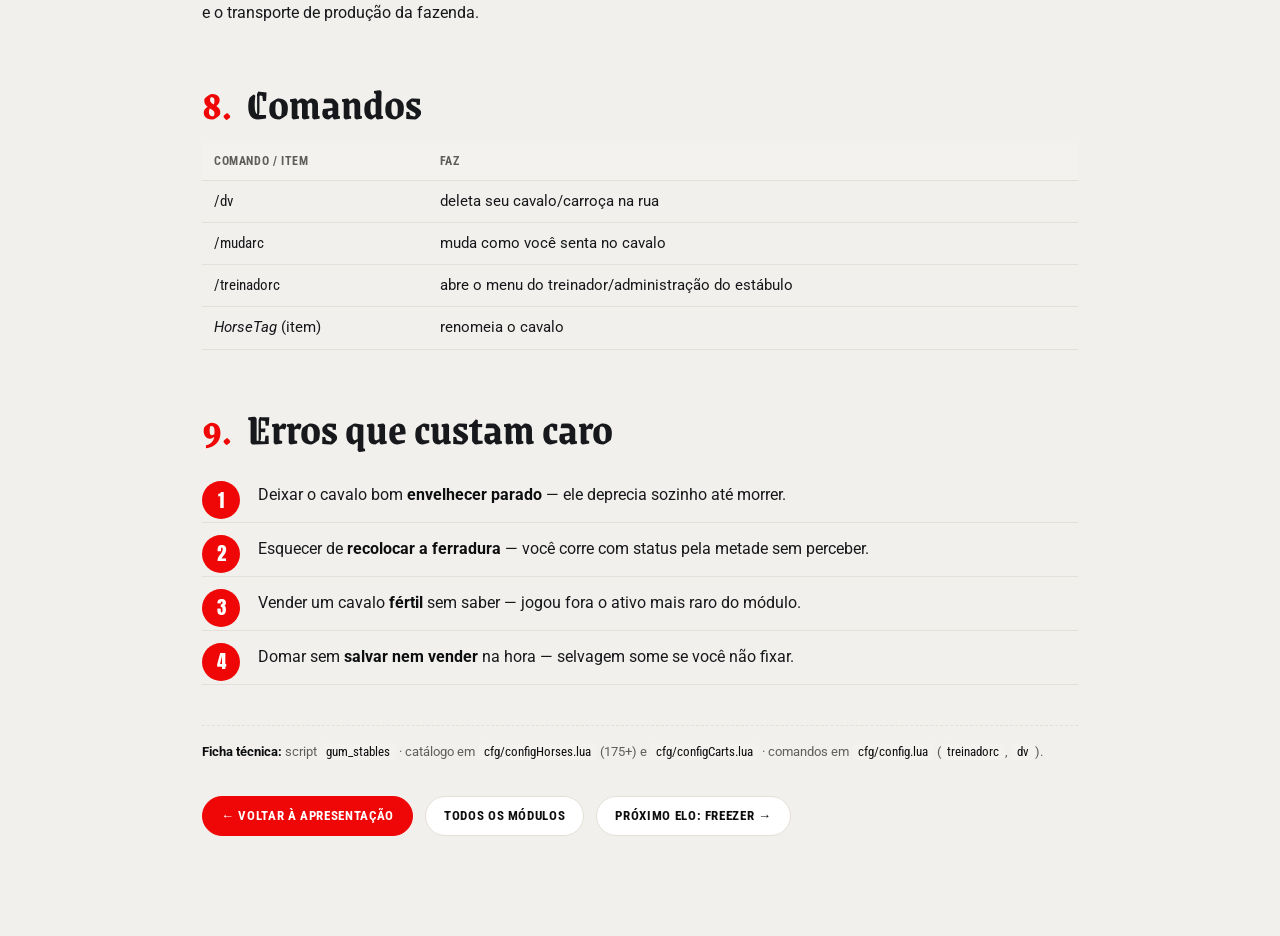
<file: modulos/estabulo.html>
<!DOCTYPE html>
<html lang="pt-BR">
<head>
<meta charset="utf-8">
<meta name="viewport" content="width=device-width, initial-scale=1">
<title>Módulo — Estábulo · Guia Pantanal</title>
<link rel="preconnect" href="https://fonts.googleapis.com">
<link rel="preconnect" href="https://fonts.gstatic.com" crossorigin>
<link href="https://fonts.googleapis.com/css2?family=Anton&family=Grenze+Gotisch:wght@500;700;900&family=Roboto:wght@300;400;500;700;900&family=Roboto+Condensed:wght@400;700&display=swap" rel="stylesheet">
<link rel="stylesheet" href="modulo.css">
</head>
<body>

<div class="topbar">
  <a class="brand" href="../apresentacao.html">PANTA<span>NAL</span></a>
  <a href="README.md">← todos os módulos</a>
</div>

<div class="wrap">

<header class="hero">
  <div class="kicker">Módulo · sistema pago · camada de gameplay</div>
  <h1>🐴 Estábulo</h1>
  <p class="lead">Cavalos e carroças deixam de ser "transporte" e viram <b>patrimônio vivo</b> — com idade, genética, equipamento, estilo e mercado. É a base de renda mais acessível do Pantanal: você começa com <b>custo zero</b> domando selvagens e termina vendendo linhagens de elite.</p>
  <div class="chips">
    <span class="chip red">175+ cavalos</span>
    <span class="chip">Doma de selvagens</span>
    <span class="chip">Cruza em 16h</span>
    <span class="chip">Renda inicial → elite</span>
  </div>
</header>

<h2><span class="n">1.</span>Por que este módulo importa</h2>
<p>Sem estábulo, você anda no cavalo que aparecer e reza pra ele não morrer. Com ele, você entra num <b>ciclo econômico completo</b>: compra ou doma, equipa, trabalha, cruza e vende. Cada cavalo é um <b>ativo</b> — pode valorizar (linhagem fértil, status alto) ou depreciar (envelhecer parado). Quem entende o ciclo ganha dinheiro fazendo o que o servidor inteiro precisa: <b>montaria boa e carroça pra carga</b>.</p>

<div class="flow">
  COMPRAR/DOMAR <span class="ar">→</span> EQUIPAR <span class="ar">→</span> TRABALHAR <span class="ar">→</span> CRUZAR <span class="ar">→</span> VENDER
</div>
<p style="color:var(--muted);margin-top:-8px;font-size:14px">O loop se fecha sozinho: o lucro da venda banca o próximo cavalo melhor, e um casal fértil vira uma fábrica de potros.</p>

<h2><span class="n">2.</span>Conseguir seu primeiro cavalo</h2>
<div class="grid2">
  <div class="card">
    <h3>🏪 Comprar na loja</h3>
    <p>Catálogo com <b>175+ cavalos</b>. Adultos vêm com <b>5–20 anos</b>; potros com <b>1–5</b>. Mais caro = melhor status base e, às vezes, mais chance de vir <b>fértil</b>.</p>
  </div>
  <div class="card">
    <h3>🤠 Domar selvagem <span style="color:var(--red)">(custo zero)</span></h3>
    <p>Cavalos selvagens no mundo podem ser laçados: minigame de <b>arrastar no laço</b> — segure e controle a barra. Domou? <b>Salve no estábulo</b> pagando só <b>~1% do valor de tabela</b>, ou <b>venda direto</b>.</p>
  </div>
</div>
<div class="call">
  <span class="t">A jogada de abertura</span>
  Domar e revender selvagens é a <b>renda de quem chegou sem nada</b>: custo zero, um minigame e um cavalo pra vender. É daqui que sai o dinheiro do seu primeiro cavalo <i>bom</i>.
</div>

<h2><span class="n">3.</span>Equipar — o melhor upgrade por dólar</h2>
<p>Equipamento muda desempenho e valor. A tabela é o essencial; a estrela são as <b>ferraduras</b>.</p>
<table>
  <tr><th>Item</th><th>Preço</th><th>Pra quê</th></tr>
  <tr><td>Sela</td><td><b>$800</b></td><td>base da montaria</td></tr>
  <tr><td>Bolsas (alforjes)</td><td><b>$1.000</b></td><td>capacidade de carga</td></tr>
  <tr><td>Coldre</td><td><b>$800</b></td><td>arma na montaria</td></tr>
  <tr><td>Máscara</td><td><b>$500</b></td><td>estilo/proteção</td></tr>
  <tr><td>Crina / cauda / cores</td><td><b>$200–300</b></td><td>customização visual</td></tr>
  <tr><td>Ferradura (<code>Horse_Shoe</code>)</td><td>—</td><td><b>+3 de status por nível</b> (velocidade/aceleração/curva), máx. 2 níveis</td></tr>
</table>
<div class="call warn">
  <span class="t">Atenção · desgaste</span>
  Ferraduras <b>gastam com o uso</b> — recoloque quando o status cair. Uma ferradura barata num cavalo caro é, dólar por dólar, o <b>melhor upgrade do módulo</b>.
</div>

<h2><span class="n">4.</span>Cuidar — seu cavalo envelhece de verdade</h2>
<p>Cavalos <b>envelhecem em tempo real</b> — cerca de <b>0,5 ano por dia real</b>. Aos <b>~30 anos</b> ficam velhos e podem <b>morrer</b>. Quando se machucam, cure no estábulo. A lição: <b>cavalo é ativo que deprecia</b> — não deixe o seu melhor garanhão apodrecer parado na baia.</p>

<h2><span class="n">5.</span>Cruzar — onde nasce o dinheiro grande</h2>
<p>O acasalamento leva <b>16 horas reais</b> e custa proporcional ao valor dos pais. O que separa um potro comum de um potro de fortuna é a <b>fertilidade</b> — e ela é <b>rara</b>:</p>
<table>
  <tr><th>Como o cavalo veio</th><th>Chance de ser fértil</th></tr>
  <tr><td>Comprado na loja</td><td><b>30%</b></td></tr>
  <tr><td>Domado selvagem</td><td><b>10%</b></td></tr>
  <tr><td>Nascido de cruza</td><td><b>5%</b></td></tr>
</table>
<p>Itens de criador (<i>BreederFix</i> / <i>FemaleFix</i>) <b>destravam a reprodução</b> em cavalos "estéreis" — é como você força uma linhagem boa a continuar.</p>
<div class="ex">
  <span class="t">Exemplo prático</span>
  <p>Você doma 6 selvagens (custo zero). Estatística: <b>~10% férteis</b> → provavelmente 1 sai fértil. Compra 1 égua fértil boa na loja (30% de chance, ou garante com <i>FemaleFix</i>). Cruza o casal (16h) → o potro tem <b>5%</b> de vir fértil. Repetindo, você monta um <b>plantel reprodutor</b> — e um potro de linhagem vale <b>mais que muita colheita</b>.</p>
</div>
<p style="font-size:14px;color:var(--muted)">O ciclo de <b>criação de elite</b> (linhagens, genética avançada) se conecta ao <a href="../07-genetica.md">Cap.7 — Genética</a>.</p>

<h2><span class="n">6.</span>Vender & guardar</h2>
<div class="grid2">
  <div class="card">
    <h3>💰 Onde vender</h3>
    <p>Pela <b>loja</b>, pelo <b>mercado negro de cavalos</b>, ou <b>P2P</b> (jogador pra jogador). Linhagem e status ditam o preço.</p>
  </div>
  <div class="card">
    <h3>📦 Onde fica guardado</h3>
    <p>Cavalo salvo em Valentine <b>fica em Valentine</b> — cada estábulo guarda os seus. Transferir entre estábulos custa <b>$450</b>. O estábulo tem <b>storage próprio</b> (acesso só por ID autorizado).</p>
  </div>
</div>
<div class="call">
  <span class="t">Elo com outro módulo</span>
  <b>Peles e carcaças</b> da caça vão no lombo do cavalo — é o transporte que alimenta o <a href="freezer.html">Freezer</a> e a Cozinha. Estábulo bom = caçada maior por viagem.
</div>

<h2><span class="n">7.</span>Carroças</h2>
<p>Linha completa de carroças de <b>$600 a $2.200</b> (ou pagas em <b>ouro</b>). São o braço de <b>carga</b> do módulo — puxam o <a href="entregador.html">Entregador</a> e o transporte de produção da fazenda.</p>

<h2><span class="n">8.</span>Comandos</h2>
<table>
  <tr><th>Comando / item</th><th>Faz</th></tr>
  <tr><td><code>/dv</code></td><td>deleta seu cavalo/carroça na rua</td></tr>
  <tr><td><code>/mudarc</code></td><td>muda como você senta no cavalo</td></tr>
  <tr><td><code>/treinadorc</code></td><td>abre o menu do treinador/administração do estábulo</td></tr>
  <tr><td><i>HorseTag</i> (item)</td><td>renomeia o cavalo</td></tr>
</table>

<h2><span class="n">9.</span>Erros que custam caro</h2>
<ul class="steps">
  <li>Deixar o cavalo bom <b>envelhecer parado</b> — ele deprecia sozinho até morrer.</li>
  <li>Esquecer de <b>recolocar a ferradura</b> — você corre com status pela metade sem perceber.</li>
  <li>Vender um cavalo <b>fértil</b> sem saber — jogou fora o ativo mais raro do módulo.</li>
  <li>Domar sem <b>salvar nem vender</b> na hora — selvagem some se você não fixar.</li>
</ul>

<p class="tec"><b>Ficha técnica:</b> script <code>gum_stables</code> · catálogo em <code>cfg/configHorses.lua</code> (175+) e <code>cfg/configCarts.lua</code> · comandos em <code>cfg/config.lua</code> (<code>treinadorc</code>, <code>dv</code>).</p>

<div class="next">
  <a class="red" href="../apresentacao.html">← Voltar à apresentação</a>
  <a href="README.md">Todos os módulos</a>
  <a href="freezer.html">Próximo elo: Freezer →</a>
</div>

</div>
</body>
</html>
</file>
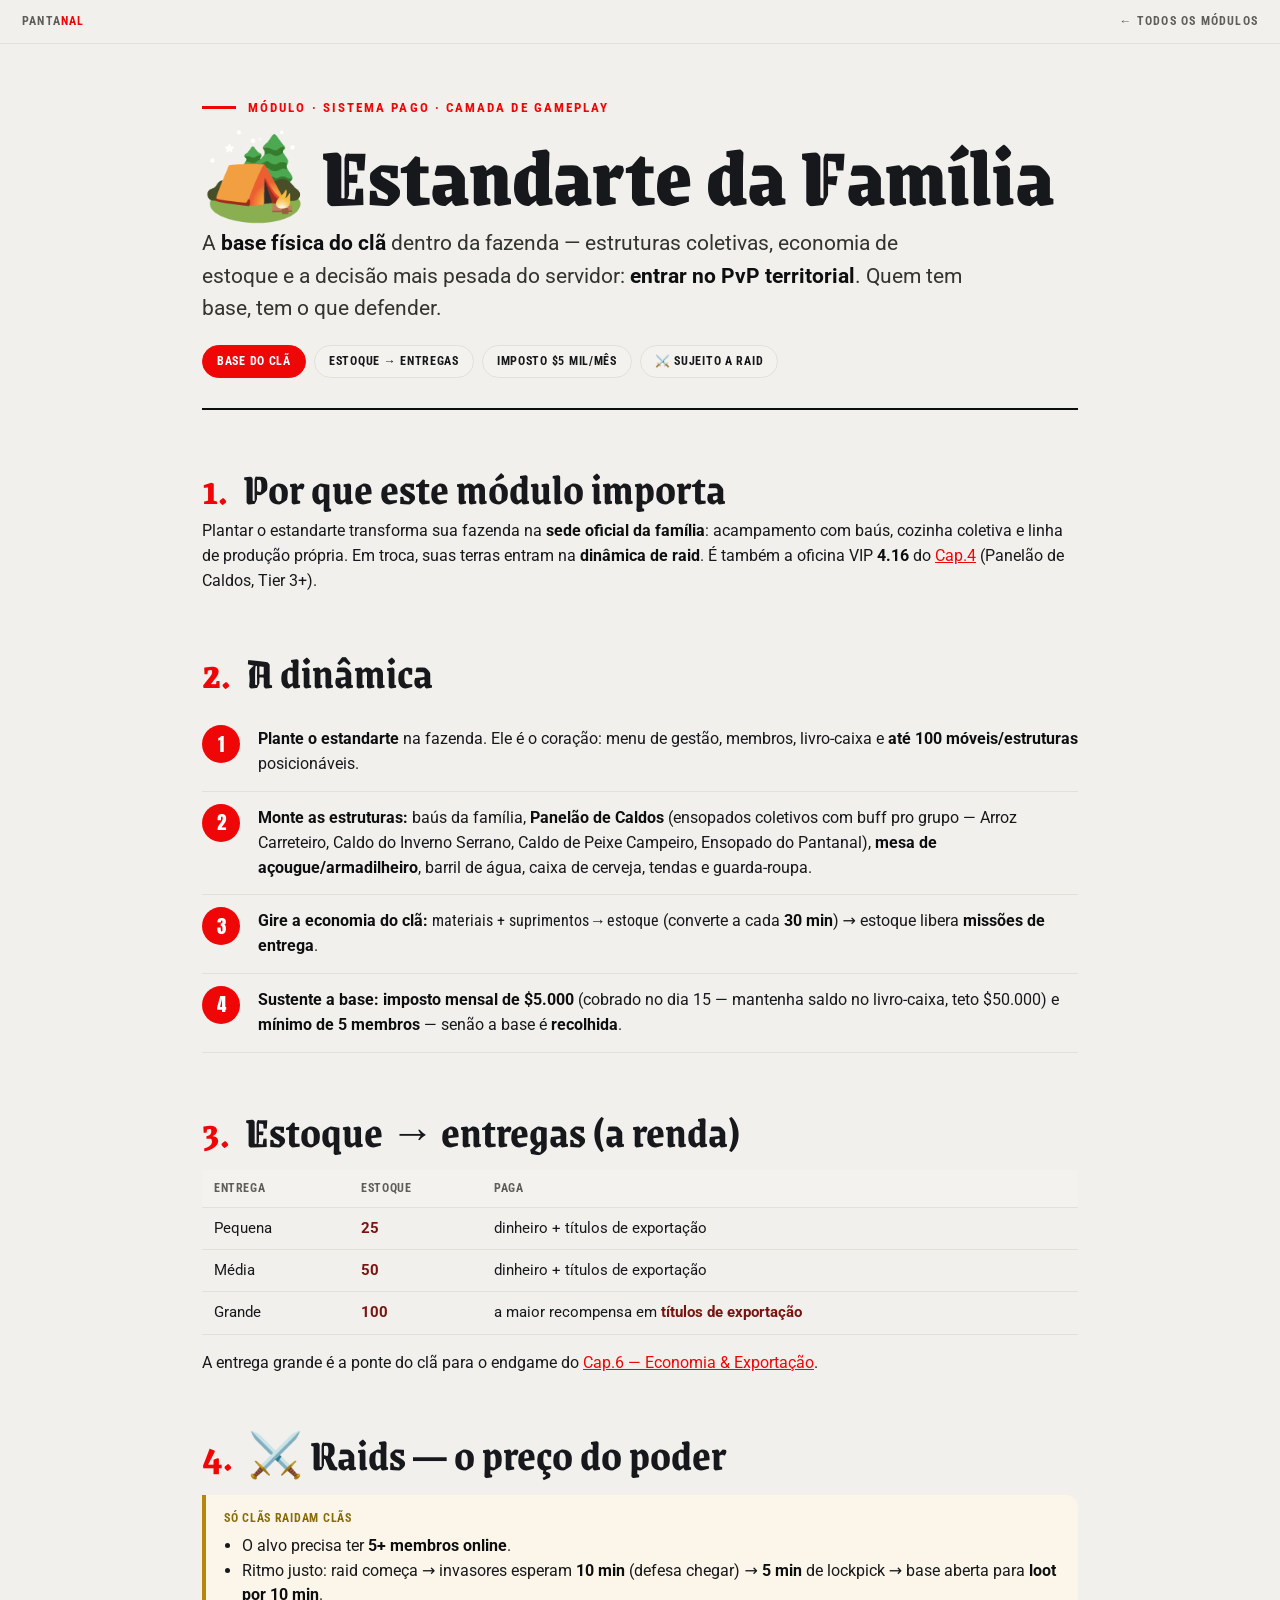
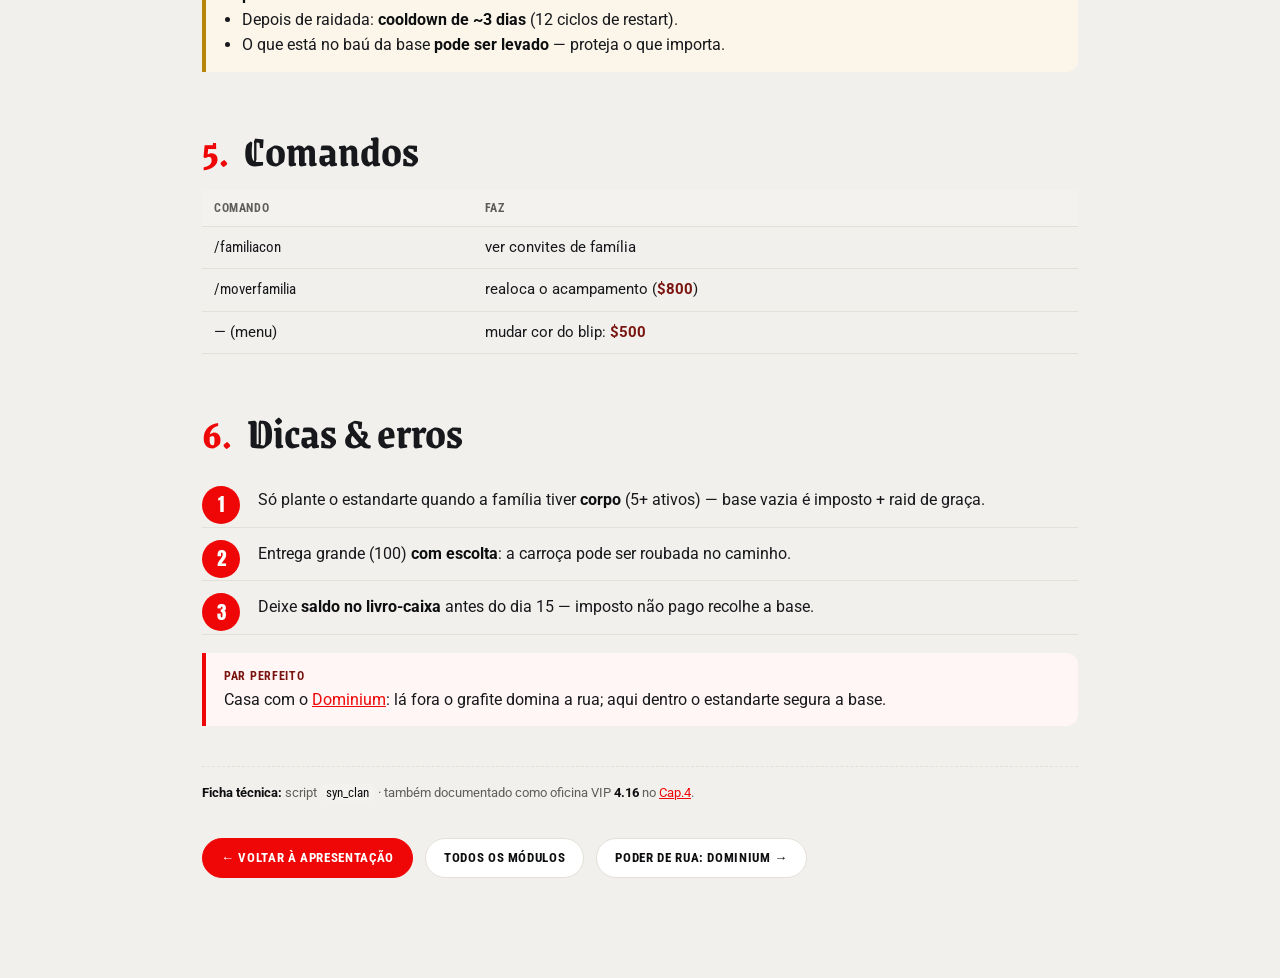
<file: modulos/estandarte-familia.html>
<!DOCTYPE html>
<html lang="pt-BR">
<head>
<meta charset="utf-8">
<meta name="viewport" content="width=device-width, initial-scale=1">
<title>Módulo — Estandarte da Família · Guia Pantanal</title>
<link rel="preconnect" href="https://fonts.googleapis.com">
<link rel="preconnect" href="https://fonts.gstatic.com" crossorigin>
<link href="https://fonts.googleapis.com/css2?family=Anton&family=Grenze+Gotisch:wght@500;700;900&family=Roboto:wght@300;400;500;700;900&family=Roboto+Condensed:wght@400;700&display=swap" rel="stylesheet">
<link rel="stylesheet" href="modulo.css">
</head>
<body>

<div class="topbar">
  <a class="brand" href="../apresentacao.html">PANTA<span>NAL</span></a>
  <a href="README.md">← todos os módulos</a>
</div>

<div class="wrap">

<header class="hero">
  <div class="kicker">Módulo · sistema pago · camada de gameplay</div>
  <h1>🏕️ Estandarte da Família</h1>
  <p class="lead">A <b>base física do clã</b> dentro da fazenda — estruturas coletivas, economia de estoque e a decisão mais pesada do servidor: <b>entrar no PvP territorial</b>. Quem tem base, tem o que defender.</p>
  <div class="chips">
    <span class="chip red">Base do clã</span>
    <span class="chip">Estoque → entregas</span>
    <span class="chip">Imposto $5 mil/mês</span>
    <span class="chip">⚔️ Sujeito a raid</span>
  </div>
</header>

<h2><span class="n">1.</span>Por que este módulo importa</h2>
<p>Plantar o estandarte transforma sua fazenda na <b>sede oficial da família</b>: acampamento com baús, cozinha coletiva e linha de produção própria. Em troca, suas terras entram na <b>dinâmica de raid</b>. É também a oficina VIP <b>4.16</b> do <a href="../04-oficinas.md">Cap.4</a> (Panelão de Caldos, Tier 3+).</p>

<h2><span class="n">2.</span>A dinâmica</h2>
<ul class="steps">
  <li><b>Plante o estandarte</b> na fazenda. Ele é o coração: menu de gestão, membros, livro-caixa e <b>até 100 móveis/estruturas</b> posicionáveis.</li>
  <li><b>Monte as estruturas:</b> baús da família, <b>Panelão de Caldos</b> (ensopados coletivos com buff pro grupo — Arroz Carreteiro, Caldo do Inverno Serrano, Caldo de Peixe Campeiro, Ensopado do Pantanal), <b>mesa de açougue/armadilheiro</b>, barril de água, caixa de cerveja, tendas e guarda-roupa.</li>
  <li><b>Gire a economia do clã:</b> <code>materiais + suprimentos → estoque</code> (converte a cada <b>30 min</b>) → estoque libera <b>missões de entrega</b>.</li>
  <li><b>Sustente a base:</b> <b>imposto mensal de $5.000</b> (cobrado no dia 15 — mantenha saldo no livro-caixa, teto $50.000) e <b>mínimo de 5 membros</b> — senão a base é <b>recolhida</b>.</li>
</ul>

<h2><span class="n">3.</span>Estoque → entregas (a renda)</h2>
<table>
  <tr><th>Entrega</th><th>Estoque</th><th>Paga</th></tr>
  <tr><td>Pequena</td><td><b>25</b></td><td>dinheiro + títulos de exportação</td></tr>
  <tr><td>Média</td><td><b>50</b></td><td>dinheiro + títulos de exportação</td></tr>
  <tr><td>Grande</td><td><b>100</b></td><td>a maior recompensa em <b>títulos de exportação</b></td></tr>
</table>
<p>A entrega grande é a ponte do clã para o endgame do <a href="../06-economia-e-exportacao.md">Cap.6 — Economia & Exportação</a>.</p>

<h2><span class="n">4.</span>⚔️ Raids — o preço do poder</h2>
<div class="call warn">
  <span class="t">Só clãs raidam clãs</span>
  <ul style="margin:6px 0 0;padding-left:18px">
    <li>O alvo precisa ter <b>5+ membros online</b>.</li>
    <li>Ritmo justo: raid começa → invasores esperam <b>10 min</b> (defesa chegar) → <b>5 min</b> de lockpick → base aberta para <b>loot por 10 min</b>.</li>
    <li>Depois de raidada: <b>cooldown de ~3 dias</b> (12 ciclos de restart).</li>
    <li>O que está no baú da base <b>pode ser levado</b> — proteja o que importa.</li>
  </ul>
</div>

<h2><span class="n">5.</span>Comandos</h2>
<table>
  <tr><th>Comando</th><th>Faz</th></tr>
  <tr><td><code>/familiacon</code></td><td>ver convites de família</td></tr>
  <tr><td><code>/moverfamilia</code></td><td>realoca o acampamento (<b>$800</b>)</td></tr>
  <tr><td>— (menu)</td><td>mudar cor do blip: <b>$500</b></td></tr>
</table>

<h2><span class="n">6.</span>Dicas & erros</h2>
<ul class="steps">
  <li>Só plante o estandarte quando a família tiver <b>corpo</b> (5+ ativos) — base vazia é imposto + raid de graça.</li>
  <li>Entrega grande (100) <b>com escolta</b>: a carroça pode ser roubada no caminho.</li>
  <li>Deixe <b>saldo no livro-caixa</b> antes do dia 15 — imposto não pago recolhe a base.</li>
</ul>
<div class="call">
  <span class="t">Par perfeito</span>
  Casa com o <a href="dominium.html">Dominium</a>: lá fora o grafite domina a rua; aqui dentro o estandarte segura a base.
</div>

<p class="tec"><b>Ficha técnica:</b> script <code>syn_clan</code> · também documentado como oficina VIP <b>4.16</b> no <a href="../04-oficinas.md">Cap.4</a>.</p>

<div class="next">
  <a class="red" href="../apresentacao.html">← Voltar à apresentação</a>
  <a href="README.md">Todos os módulos</a>
  <a href="dominium.html">Poder de rua: Dominium →</a>
</div>

</div>
</body>
</html>
</file>
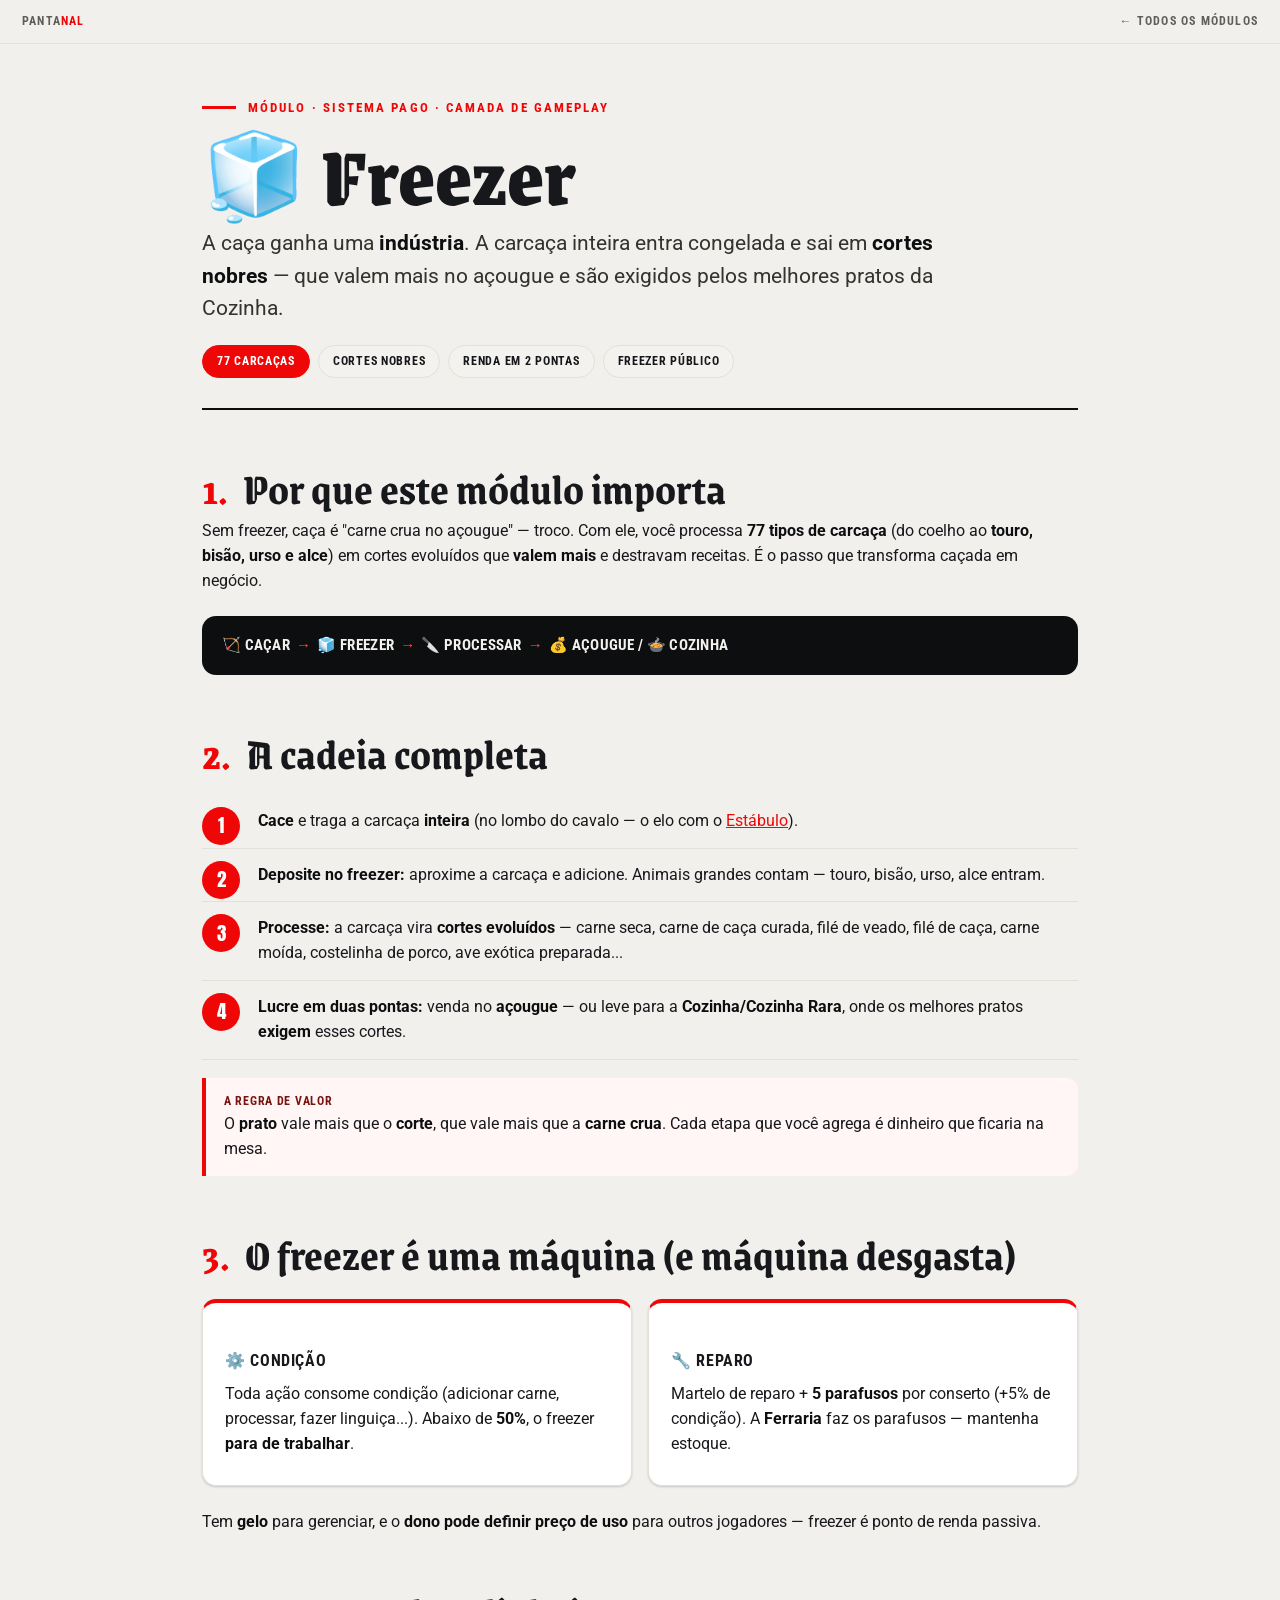
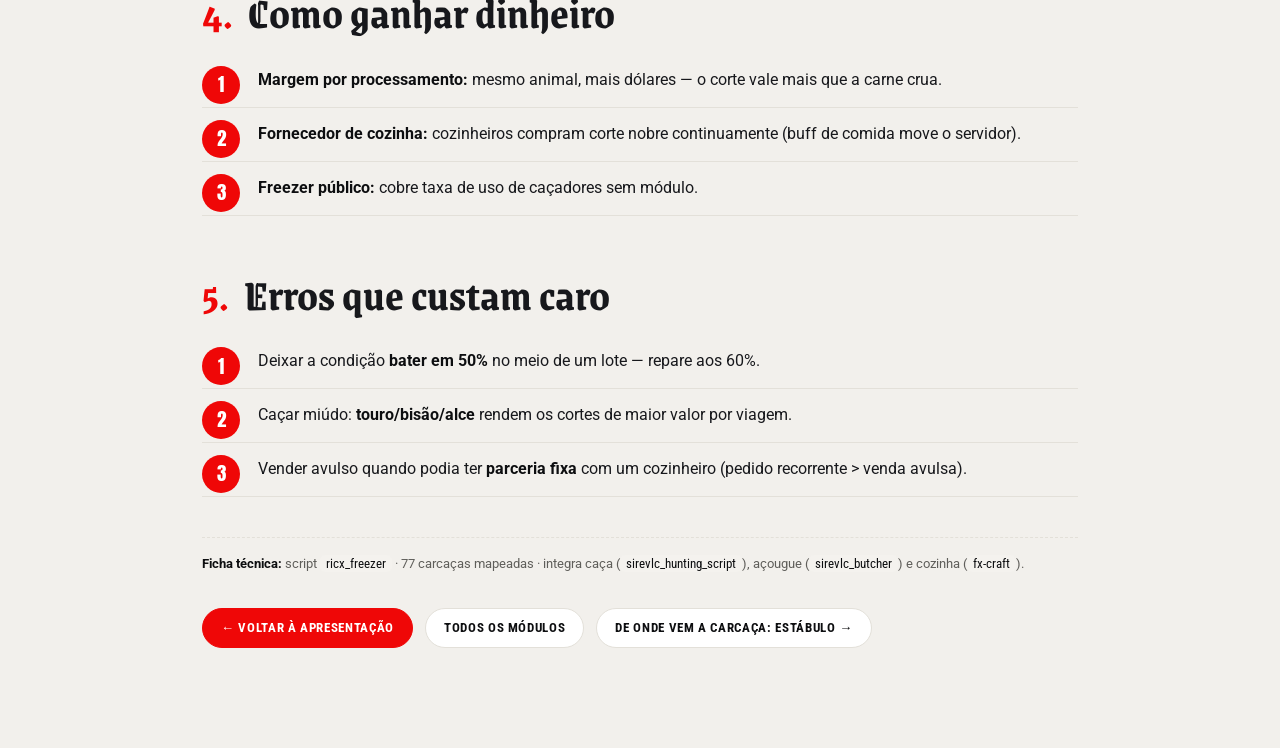
<file: modulos/freezer.html>
<!DOCTYPE html>
<html lang="pt-BR">
<head>
<meta charset="utf-8">
<meta name="viewport" content="width=device-width, initial-scale=1">
<title>Módulo — Freezer · Guia Pantanal</title>
<link rel="preconnect" href="https://fonts.googleapis.com">
<link rel="preconnect" href="https://fonts.gstatic.com" crossorigin>
<link href="https://fonts.googleapis.com/css2?family=Anton&family=Grenze+Gotisch:wght@500;700;900&family=Roboto:wght@300;400;500;700;900&family=Roboto+Condensed:wght@400;700&display=swap" rel="stylesheet">
<link rel="stylesheet" href="modulo.css">
</head>
<body>

<div class="topbar">
  <a class="brand" href="../apresentacao.html">PANTA<span>NAL</span></a>
  <a href="README.md">← todos os módulos</a>
</div>

<div class="wrap">

<header class="hero">
  <div class="kicker">Módulo · sistema pago · camada de gameplay</div>
  <h1>🧊 Freezer</h1>
  <p class="lead">A caça ganha uma <b>indústria</b>. A carcaça inteira entra congelada e sai em <b>cortes nobres</b> — que valem mais no açougue e são exigidos pelos melhores pratos da Cozinha.</p>
  <div class="chips">
    <span class="chip red">77 carcaças</span>
    <span class="chip">Cortes nobres</span>
    <span class="chip">Renda em 2 pontas</span>
    <span class="chip">Freezer público</span>
  </div>
</header>

<h2><span class="n">1.</span>Por que este módulo importa</h2>
<p>Sem freezer, caça é "carne crua no açougue" — troco. Com ele, você processa <b>77 tipos de carcaça</b> (do coelho ao <b>touro, bisão, urso e alce</b>) em cortes evoluídos que <b>valem mais</b> e destravam receitas. É o passo que transforma caçada em negócio.</p>

<div class="flow">
  🏹 CAÇAR <span class="ar">→</span> 🧊 FREEZER <span class="ar">→</span> 🔪 PROCESSAR <span class="ar">→</span> 💰 AÇOUGUE / 🍲 COZINHA
</div>

<h2><span class="n">2.</span>A cadeia completa</h2>
<ul class="steps">
  <li><b>Cace</b> e traga a carcaça <b>inteira</b> (no lombo do cavalo — o elo com o <a href="estabulo.html">Estábulo</a>).</li>
  <li><b>Deposite no freezer:</b> aproxime a carcaça e adicione. Animais grandes contam — touro, bisão, urso, alce entram.</li>
  <li><b>Processe:</b> a carcaça vira <b>cortes evoluídos</b> — carne seca, carne de caça curada, filé de veado, filé de caça, carne moída, costelinha de porco, ave exótica preparada...</li>
  <li><b>Lucre em duas pontas:</b> venda no <b>açougue</b> — ou leve para a <b>Cozinha/Cozinha Rara</b>, onde os melhores pratos <b>exigem</b> esses cortes.</li>
</ul>
<div class="call">
  <span class="t">A regra de valor</span>
  O <b>prato</b> vale mais que o <b>corte</b>, que vale mais que a <b>carne crua</b>. Cada etapa que você agrega é dinheiro que ficaria na mesa.
</div>

<h2><span class="n">3.</span>O freezer é uma máquina (e máquina desgasta)</h2>
<div class="grid2">
  <div class="card">
    <h3>⚙️ Condição</h3>
    <p>Toda ação consome condição (adicionar carne, processar, fazer linguiça...). Abaixo de <b>50%</b>, o freezer <b>para de trabalhar</b>.</p>
  </div>
  <div class="card">
    <h3>🔧 Reparo</h3>
    <p>Martelo de reparo + <b>5 parafusos</b> por conserto (+5% de condição). A <b>Ferraria</b> faz os parafusos — mantenha estoque.</p>
  </div>
</div>
<p>Tem <b>gelo</b> para gerenciar, e o <b>dono pode definir preço de uso</b> para outros jogadores — freezer é ponto de renda passiva.</p>

<h2><span class="n">4.</span>Como ganhar dinheiro</h2>
<ul class="steps">
  <li><b>Margem por processamento:</b> mesmo animal, mais dólares — o corte vale mais que a carne crua.</li>
  <li><b>Fornecedor de cozinha:</b> cozinheiros compram corte nobre continuamente (buff de comida move o servidor).</li>
  <li><b>Freezer público:</b> cobre taxa de uso de caçadores sem módulo.</li>
</ul>

<h2><span class="n">5.</span>Erros que custam caro</h2>
<ul class="steps">
  <li>Deixar a condição <b>bater em 50%</b> no meio de um lote — repare aos 60%.</li>
  <li>Caçar miúdo: <b>touro/bisão/alce</b> rendem os cortes de maior valor por viagem.</li>
  <li>Vender avulso quando podia ter <b>parceria fixa</b> com um cozinheiro (pedido recorrente &gt; venda avulsa).</li>
</ul>

<p class="tec"><b>Ficha técnica:</b> script <code>ricx_freezer</code> · 77 carcaças mapeadas · integra caça (<code>sirevlc_hunting_script</code>), açougue (<code>sirevlc_butcher</code>) e cozinha (<code>fx-craft</code>).</p>

<div class="next">
  <a class="red" href="../apresentacao.html">← Voltar à apresentação</a>
  <a href="README.md">Todos os módulos</a>
  <a href="estabulo.html">De onde vem a carcaça: Estábulo →</a>
</div>

</div>
</body>
</html>
</file>
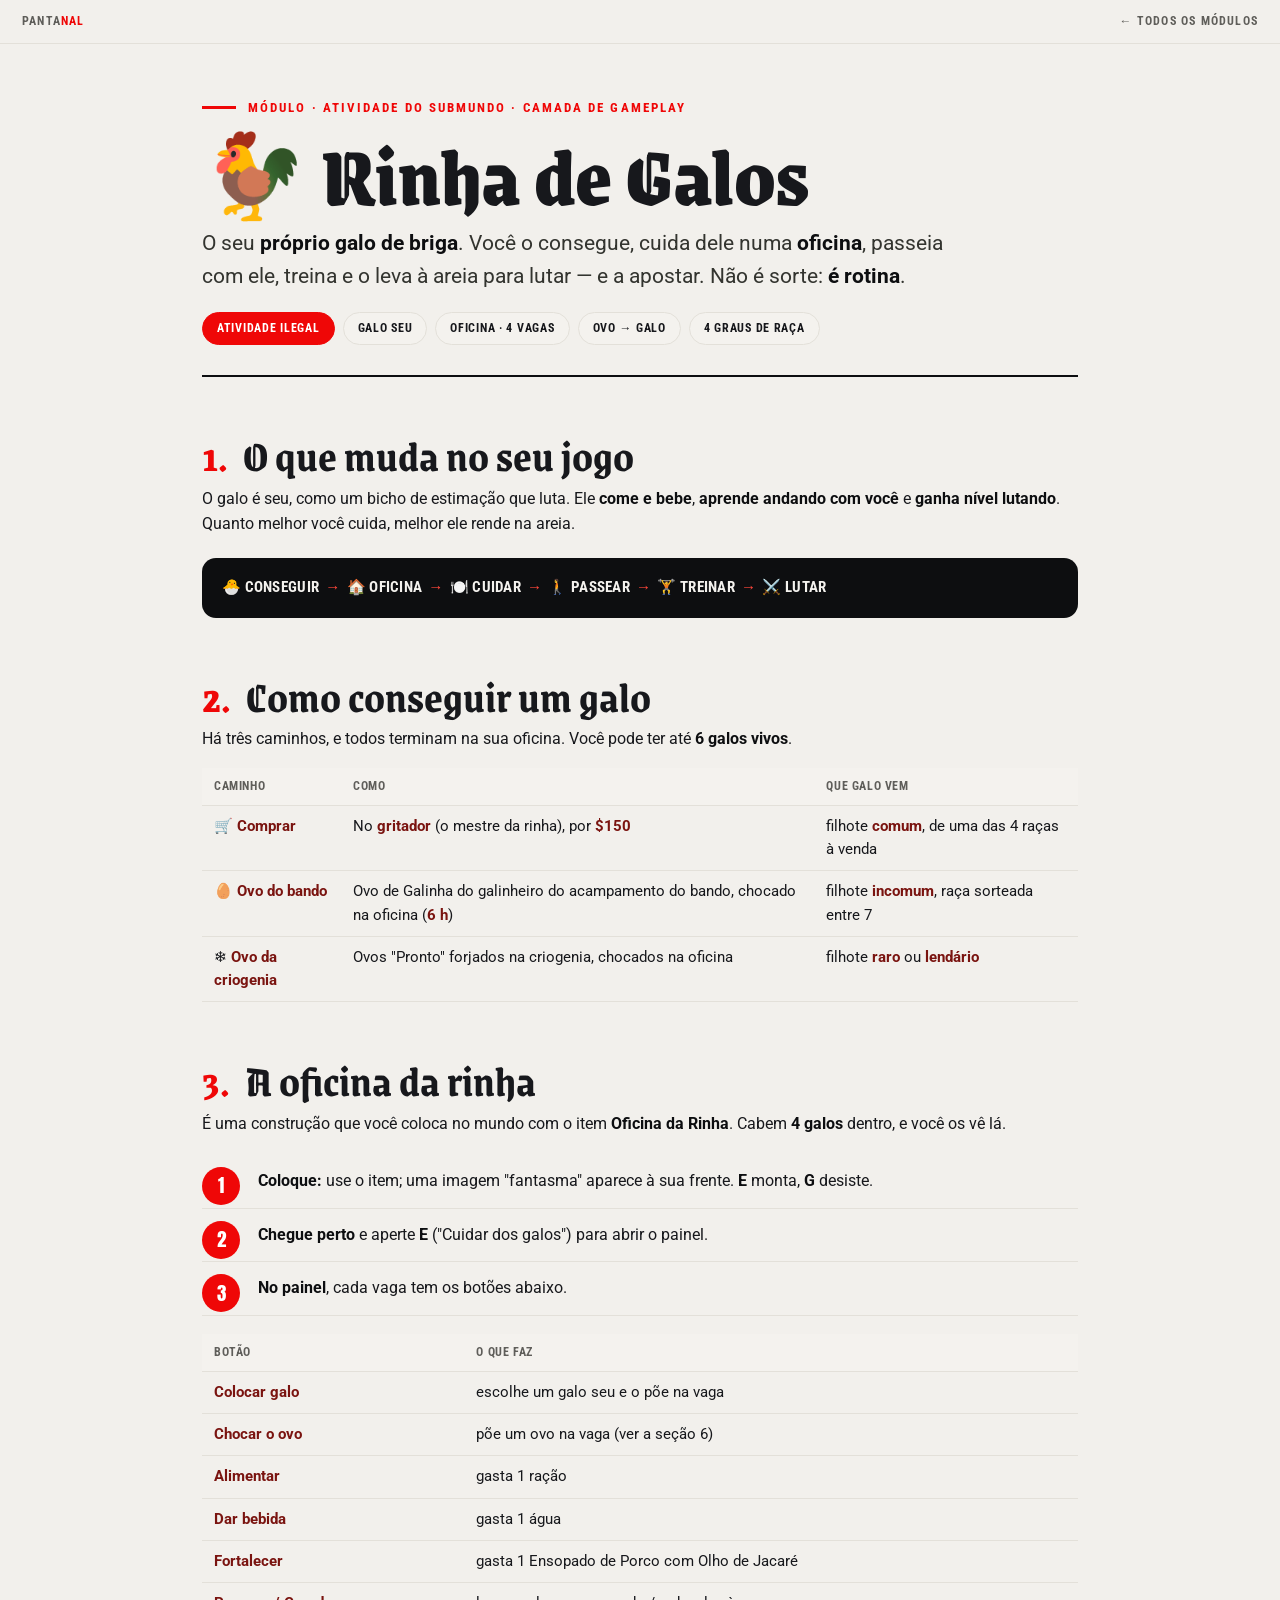
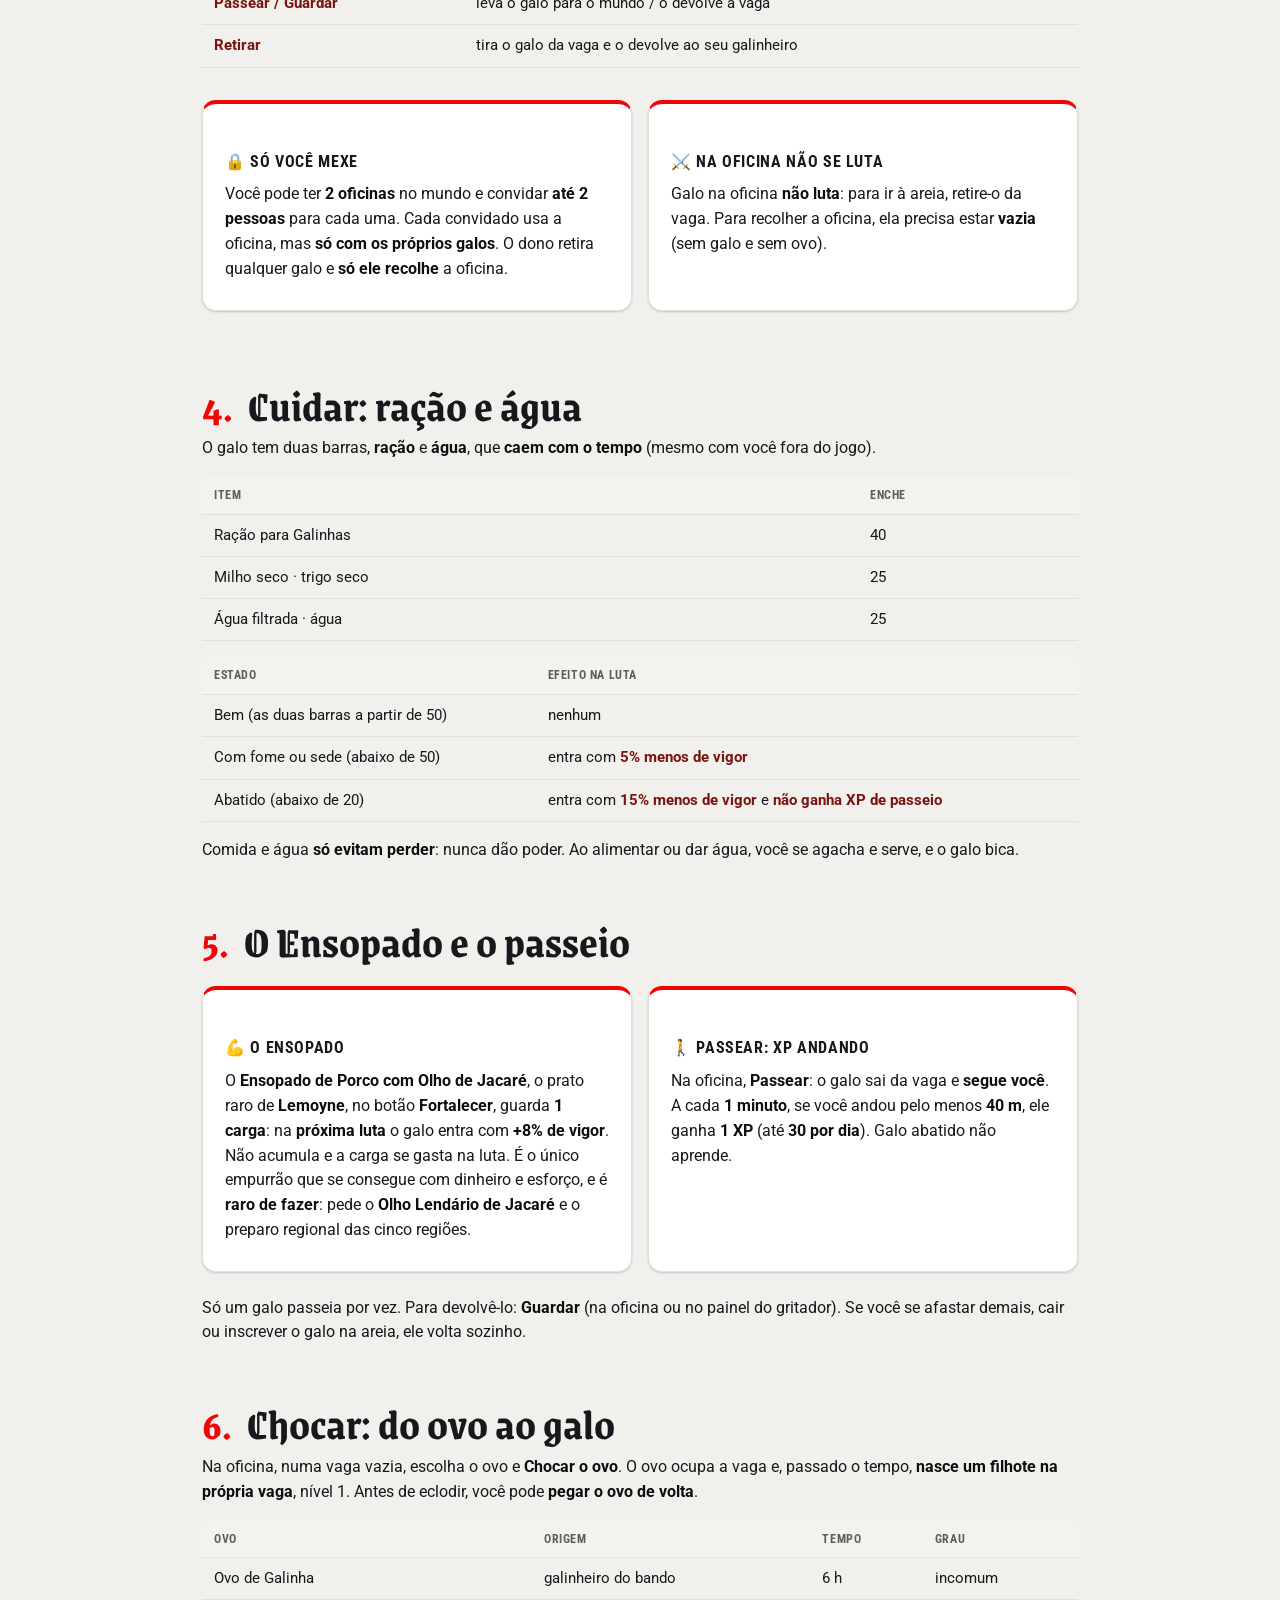
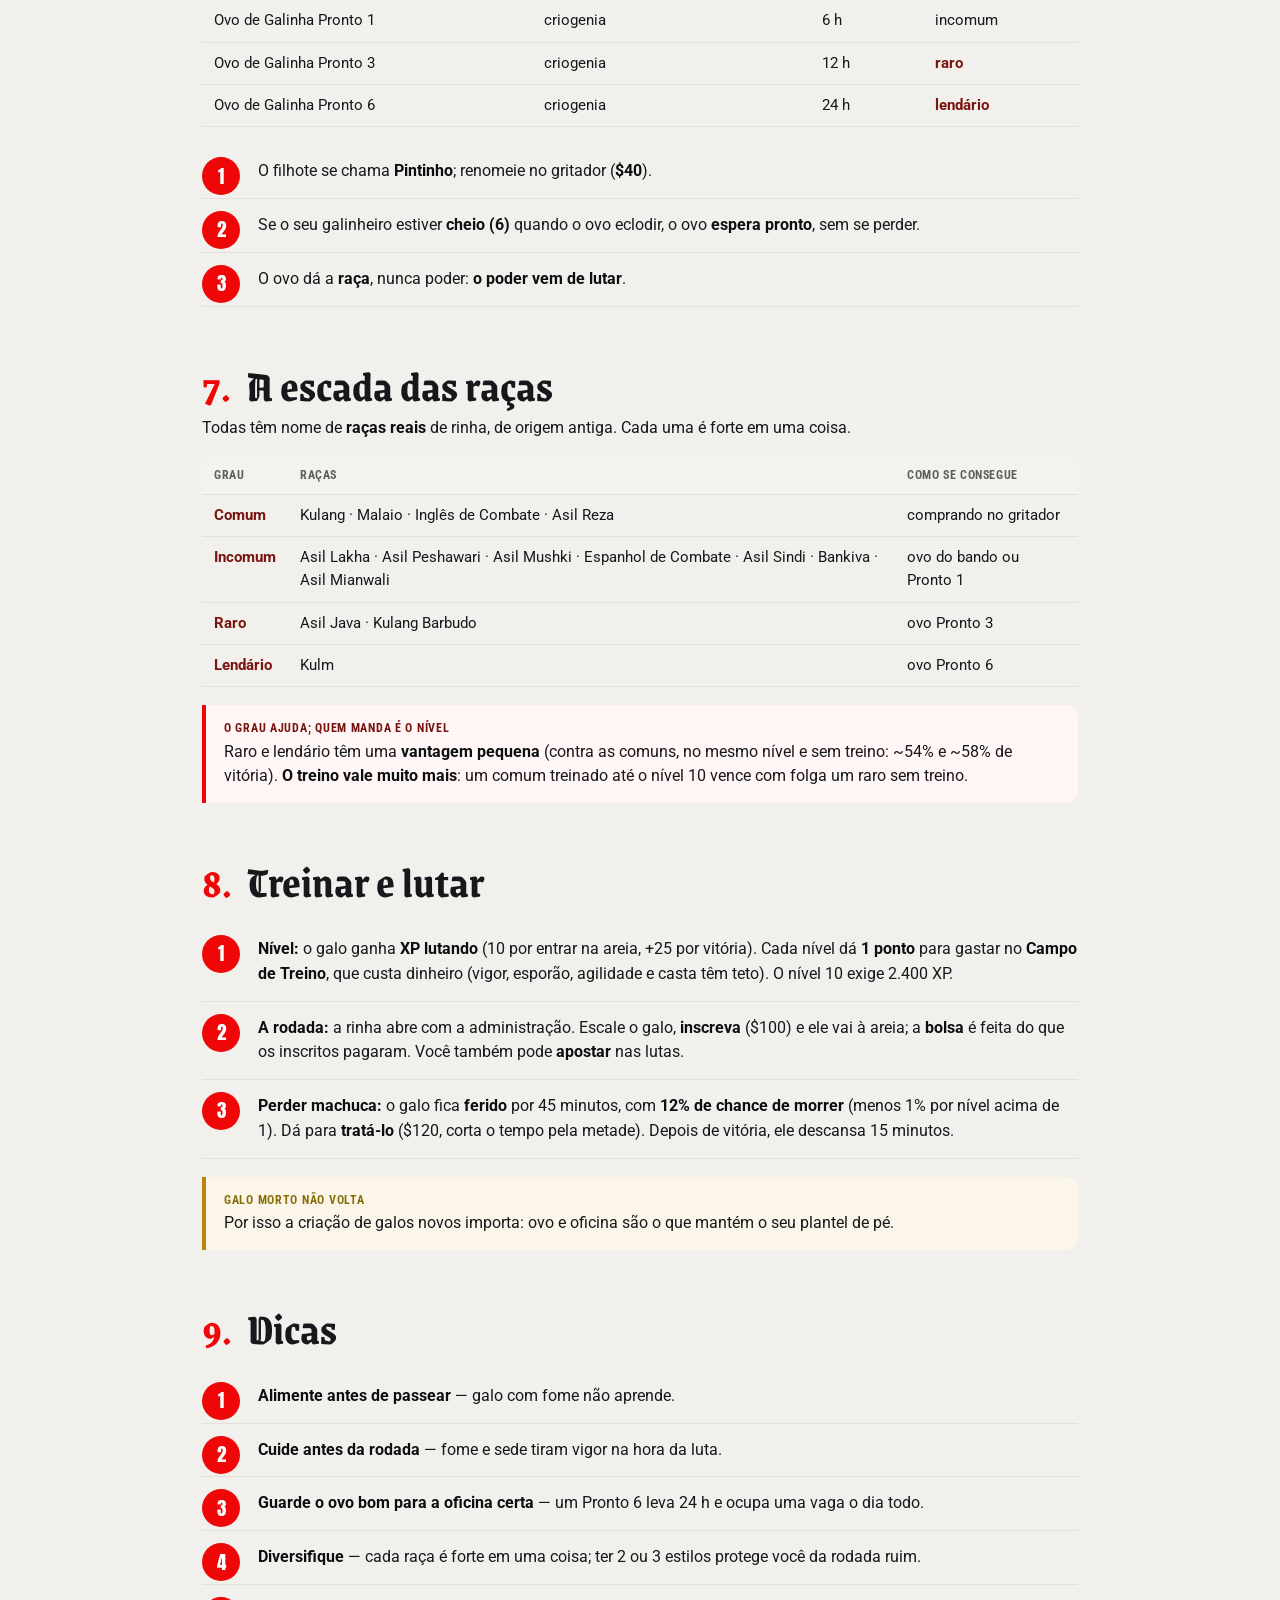
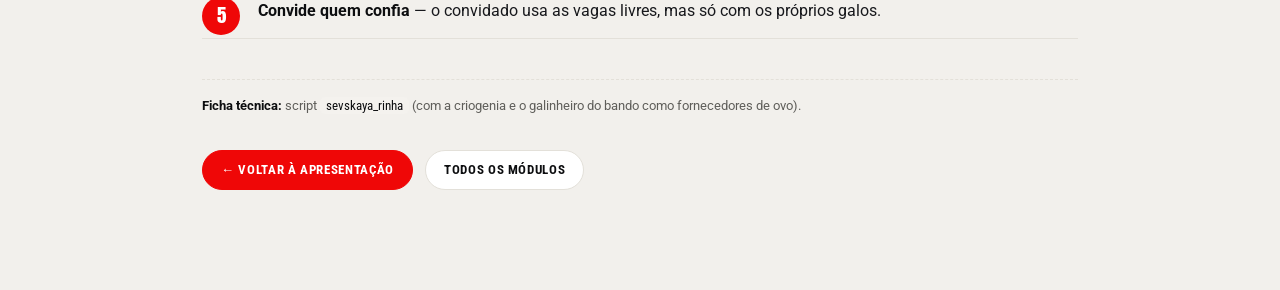
<file: modulos/rinha.html>
<!DOCTYPE html>
<html lang="pt-BR">
<head>
<meta charset="utf-8">
<meta name="viewport" content="width=device-width, initial-scale=1">
<title>Módulo — Rinha de Galos · Guia Pantanal</title>
<link rel="preconnect" href="https://fonts.googleapis.com">
<link rel="preconnect" href="https://fonts.gstatic.com" crossorigin>
<link href="https://fonts.googleapis.com/css2?family=Anton&family=Grenze+Gotisch:wght@500;700;900&family=Roboto:wght@300;400;500;700;900&family=Roboto+Condensed:wght@400;700&display=swap" rel="stylesheet">
<link rel="stylesheet" href="modulo.css">
</head>
<body>

<div class="topbar">
  <a class="brand" href="../apresentacao.html">PANTA<span>NAL</span></a>
  <a href="README.md">← todos os módulos</a>
</div>

<div class="wrap">

<header class="hero">
  <div class="kicker">Módulo · atividade do submundo · camada de gameplay</div>
  <h1>🐓 Rinha de Galos</h1>
  <p class="lead">O seu <b>próprio galo de briga</b>. Você o consegue, cuida dele numa <b>oficina</b>, passeia com ele, treina e o leva à areia para lutar — e a apostar. Não é sorte: <b>é rotina</b>.</p>
  <div class="chips">
    <span class="chip red">Atividade ilegal</span>
    <span class="chip">Galo seu</span>
    <span class="chip">Oficina · 4 vagas</span>
    <span class="chip">Ovo → galo</span>
    <span class="chip">4 graus de raça</span>
  </div>
</header>

<h2><span class="n">1.</span>O que muda no seu jogo</h2>
<p>O galo é seu, como um bicho de estimação que luta. Ele <b>come e bebe</b>, <b>aprende andando com você</b> e <b>ganha nível lutando</b>. Quanto melhor você cuida, melhor ele rende na areia.</p>

<div class="flow">
  🐣 CONSEGUIR <span class="ar">→</span> 🏠 OFICINA <span class="ar">→</span> 🍽️ CUIDAR <span class="ar">→</span> 🚶 PASSEAR <span class="ar">→</span> 🏋️ TREINAR <span class="ar">→</span> ⚔️ LUTAR
</div>

<h2><span class="n">2.</span>Como conseguir um galo</h2>
<p>Há três caminhos, e todos terminam na sua oficina. Você pode ter até <b>6 galos vivos</b>.</p>
<table>
  <tr><th>Caminho</th><th>Como</th><th>Que galo vem</th></tr>
  <tr><td>🛒 <b>Comprar</b></td><td>No <b>gritador</b> (o mestre da rinha), por <b>$150</b></td><td>filhote <b>comum</b>, de uma das 4 raças à venda</td></tr>
  <tr><td>🥚 <b>Ovo do bando</b></td><td>Ovo de Galinha do galinheiro do acampamento do bando, chocado na oficina (<b>6 h</b>)</td><td>filhote <b>incomum</b>, raça sorteada entre 7</td></tr>
  <tr><td>❄️ <b>Ovo da criogenia</b></td><td>Ovos "Pronto" forjados na criogenia, chocados na oficina</td><td>filhote <b>raro</b> ou <b>lendário</b></td></tr>
</table>

<h2><span class="n">3.</span>A oficina da rinha</h2>
<p>É uma construção que você coloca no mundo com o item <b>Oficina da Rinha</b>. Cabem <b>4 galos</b> dentro, e você os vê lá.</p>
<ul class="steps">
  <li><b>Coloque:</b> use o item; uma imagem "fantasma" aparece à sua frente. <b>E</b> monta, <b>G</b> desiste.</li>
  <li><b>Chegue perto</b> e aperte <b>E</b> ("Cuidar dos galos") para abrir o painel.</li>
  <li><b>No painel</b>, cada vaga tem os botões abaixo.</li>
</ul>
<table>
  <tr><th>Botão</th><th>O que faz</th></tr>
  <tr><td><b>Colocar galo</b></td><td>escolhe um galo seu e o põe na vaga</td></tr>
  <tr><td><b>Chocar o ovo</b></td><td>põe um ovo na vaga (ver a seção 6)</td></tr>
  <tr><td><b>Alimentar</b></td><td>gasta 1 ração</td></tr>
  <tr><td><b>Dar bebida</b></td><td>gasta 1 água</td></tr>
  <tr><td><b>Fortalecer</b></td><td>gasta 1 Ensopado de Porco com Olho de Jacaré</td></tr>
  <tr><td><b>Passear / Guardar</b></td><td>leva o galo para o mundo / o devolve à vaga</td></tr>
  <tr><td><b>Retirar</b></td><td>tira o galo da vaga e o devolve ao seu galinheiro</td></tr>
</table>
<div class="grid2">
  <div class="card">
    <h3>🔒 Só você mexe</h3>
    <p>Você pode ter <b>2 oficinas</b> no mundo e convidar <b>até 2 pessoas</b> para cada uma. Cada convidado usa a oficina, mas <b>só com os próprios galos</b>. O dono retira qualquer galo e <b>só ele recolhe</b> a oficina.</p>
  </div>
  <div class="card">
    <h3>⚔️ Na oficina não se luta</h3>
    <p>Galo na oficina <b>não luta</b>: para ir à areia, retire-o da vaga. Para recolher a oficina, ela precisa estar <b>vazia</b> (sem galo e sem ovo).</p>
  </div>
</div>

<h2><span class="n">4.</span>Cuidar: ração e água</h2>
<p>O galo tem duas barras, <b>ração</b> e <b>água</b>, que <b>caem com o tempo</b> (mesmo com você fora do jogo).</p>
<table>
  <tr><th>Item</th><th>Enche</th></tr>
  <tr><td>Ração para Galinhas</td><td>40</td></tr>
  <tr><td>Milho seco · trigo seco</td><td>25</td></tr>
  <tr><td>Água filtrada · água</td><td>25</td></tr>
</table>
<table>
  <tr><th>Estado</th><th>Efeito na luta</th></tr>
  <tr><td>Bem (as duas barras a partir de 50)</td><td>nenhum</td></tr>
  <tr><td>Com fome ou sede (abaixo de 50)</td><td>entra com <b>5% menos de vigor</b></td></tr>
  <tr><td>Abatido (abaixo de 20)</td><td>entra com <b>15% menos de vigor</b> e <b>não ganha XP de passeio</b></td></tr>
</table>
<p>Comida e água <b>só evitam perder</b>: nunca dão poder. Ao alimentar ou dar água, você se agacha e serve, e o galo bica.</p>

<h2><span class="n">5.</span>O Ensopado e o passeio</h2>
<div class="grid2">
  <div class="card">
    <h3>💪 O Ensopado</h3>
    <p>O <b>Ensopado de Porco com Olho de Jacaré</b>, o prato raro de <b>Lemoyne</b>, no botão <b>Fortalecer</b>, guarda <b>1 carga</b>: na <b>próxima luta</b> o galo entra com <b>+8% de vigor</b>. Não acumula e a carga se gasta na luta. É o único empurrão que se consegue com dinheiro e esforço, e é <b>raro de fazer</b>: pede o <b>Olho Lendário de Jacaré</b> e o preparo regional das cinco regiões.</p>
  </div>
  <div class="card">
    <h3>🚶 Passear: XP andando</h3>
    <p>Na oficina, <b>Passear</b>: o galo sai da vaga e <b>segue você</b>. A cada <b>1 minuto</b>, se você andou pelo menos <b>40 m</b>, ele ganha <b>1 XP</b> (até <b>30 por dia</b>). Galo abatido não aprende.</p>
  </div>
</div>
<p>Só um galo passeia por vez. Para devolvê-lo: <b>Guardar</b> (na oficina ou no painel do gritador). Se você se afastar demais, cair ou inscrever o galo na areia, ele volta sozinho.</p>

<h2><span class="n">6.</span>Chocar: do ovo ao galo</h2>
<p>Na oficina, numa vaga vazia, escolha o ovo e <b>Chocar o ovo</b>. O ovo ocupa a vaga e, passado o tempo, <b>nasce um filhote na própria vaga</b>, nível 1. Antes de eclodir, você pode <b>pegar o ovo de volta</b>.</p>
<table>
  <tr><th>Ovo</th><th>Origem</th><th>Tempo</th><th>Grau</th></tr>
  <tr><td>Ovo de Galinha</td><td>galinheiro do bando</td><td>6 h</td><td>incomum</td></tr>
  <tr><td>Ovo de Galinha Pronto 1</td><td>criogenia</td><td>6 h</td><td>incomum</td></tr>
  <tr><td>Ovo de Galinha Pronto 3</td><td>criogenia</td><td>12 h</td><td><b>raro</b></td></tr>
  <tr><td>Ovo de Galinha Pronto 6</td><td>criogenia</td><td>24 h</td><td><b>lendário</b></td></tr>
</table>
<ul class="steps">
  <li>O filhote se chama <b>Pintinho</b>; renomeie no gritador (<b>$40</b>).</li>
  <li>Se o seu galinheiro estiver <b>cheio (6)</b> quando o ovo eclodir, o ovo <b>espera pronto</b>, sem se perder.</li>
  <li>O ovo dá a <b>raça</b>, nunca poder: <b>o poder vem de lutar</b>.</li>
</ul>

<h2><span class="n">7.</span>A escada das raças</h2>
<p>Todas têm nome de <b>raças reais</b> de rinha, de origem antiga. Cada uma é forte em uma coisa.</p>
<table>
  <tr><th>Grau</th><th>Raças</th><th>Como se consegue</th></tr>
  <tr><td><b>Comum</b></td><td>Kulang · Malaio · Inglês de Combate · Asil Reza</td><td>comprando no gritador</td></tr>
  <tr><td><b>Incomum</b></td><td>Asil Lakha · Asil Peshawari · Asil Mushki · Espanhol de Combate · Asil Sindi · Bankiva · Asil Mianwali</td><td>ovo do bando ou Pronto 1</td></tr>
  <tr><td><b>Raro</b></td><td>Asil Java · Kulang Barbudo</td><td>ovo Pronto 3</td></tr>
  <tr><td><b>Lendário</b></td><td>Kulm</td><td>ovo Pronto 6</td></tr>
</table>
<div class="call">
  <span class="t">O grau ajuda; quem manda é o nível</span>
  Raro e lendário têm uma <b>vantagem pequena</b> (contra as comuns, no mesmo nível e sem treino: ~54% e ~58% de vitória). <b>O treino vale muito mais</b>: um comum treinado até o nível 10 vence com folga um raro sem treino.
</div>

<h2><span class="n">8.</span>Treinar e lutar</h2>
<ul class="steps">
  <li><b>Nível:</b> o galo ganha <b>XP lutando</b> (10 por entrar na areia, +25 por vitória). Cada nível dá <b>1 ponto</b> para gastar no <b>Campo de Treino</b>, que custa dinheiro (vigor, esporão, agilidade e casta têm teto). O nível 10 exige 2.400 XP.</li>
  <li><b>A rodada:</b> a rinha abre com a administração. Escale o galo, <b>inscreva</b> ($100) e ele vai à areia; a <b>bolsa</b> é feita do que os inscritos pagaram. Você também pode <b>apostar</b> nas lutas.</li>
  <li><b>Perder machuca:</b> o galo fica <b>ferido</b> por 45 minutos, com <b>12% de chance de morrer</b> (menos 1% por nível acima de 1). Dá para <b>tratá-lo</b> ($120, corta o tempo pela metade). Depois de vitória, ele descansa 15 minutos.</li>
</ul>
<div class="call warn">
  <span class="t">Galo morto não volta</span>
  Por isso a criação de galos novos importa: ovo e oficina são o que mantém o seu plantel de pé.
</div>

<h2><span class="n">9.</span>Dicas</h2>
<ul class="steps">
  <li><b>Alimente antes de passear</b> — galo com fome não aprende.</li>
  <li><b>Cuide antes da rodada</b> — fome e sede tiram vigor na hora da luta.</li>
  <li><b>Guarde o ovo bom para a oficina certa</b> — um Pronto 6 leva 24 h e ocupa uma vaga o dia todo.</li>
  <li><b>Diversifique</b> — cada raça é forte em uma coisa; ter 2 ou 3 estilos protege você da rodada ruim.</li>
  <li><b>Convide quem confia</b> — o convidado usa as vagas livres, mas só com os próprios galos.</li>
</ul>

<p class="tec"><b>Ficha técnica:</b> script <code>sevskaya_rinha</code> (com a criogenia e o galinheiro do bando como fornecedores de ovo).</p>

<div class="next">
  <a class="red" href="../apresentacao.html">← Voltar à apresentação</a>
  <a href="README.md">Todos os módulos</a>
</div>

</div>
</body>
</html>
</file>
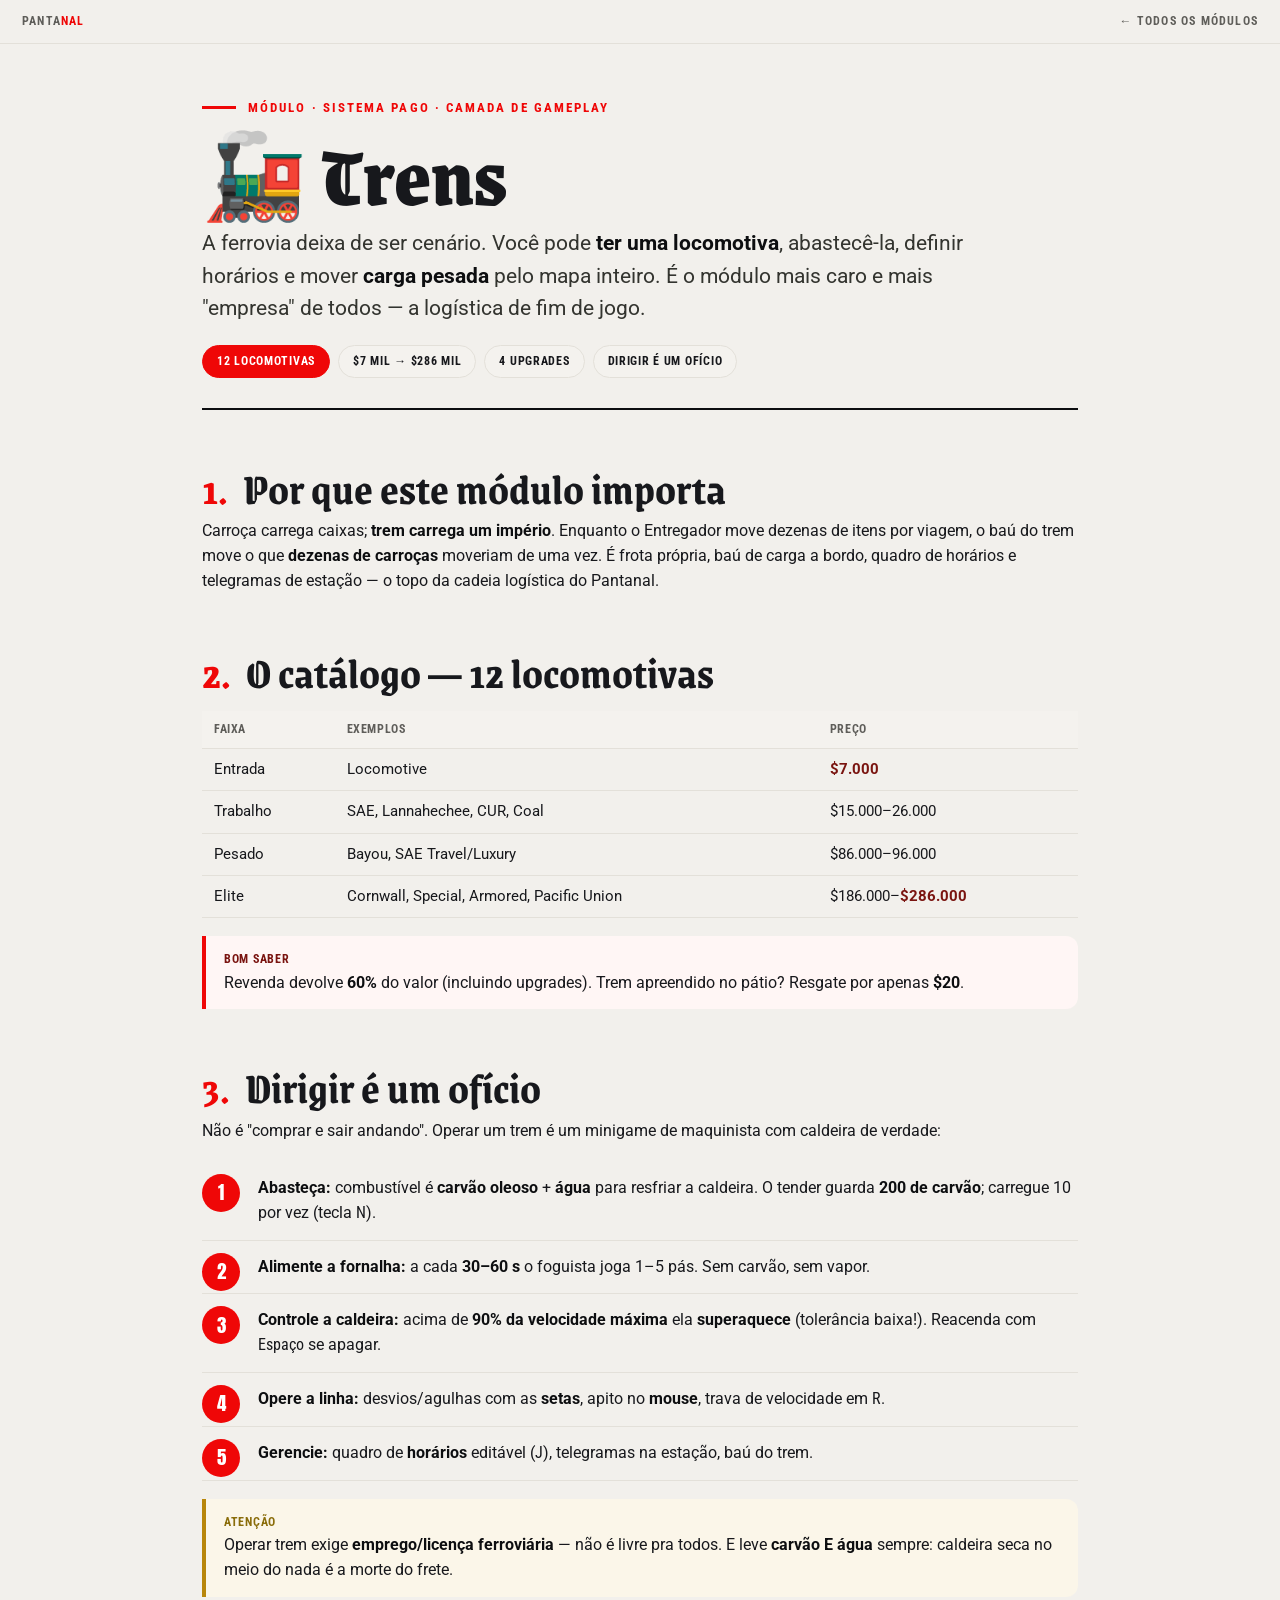
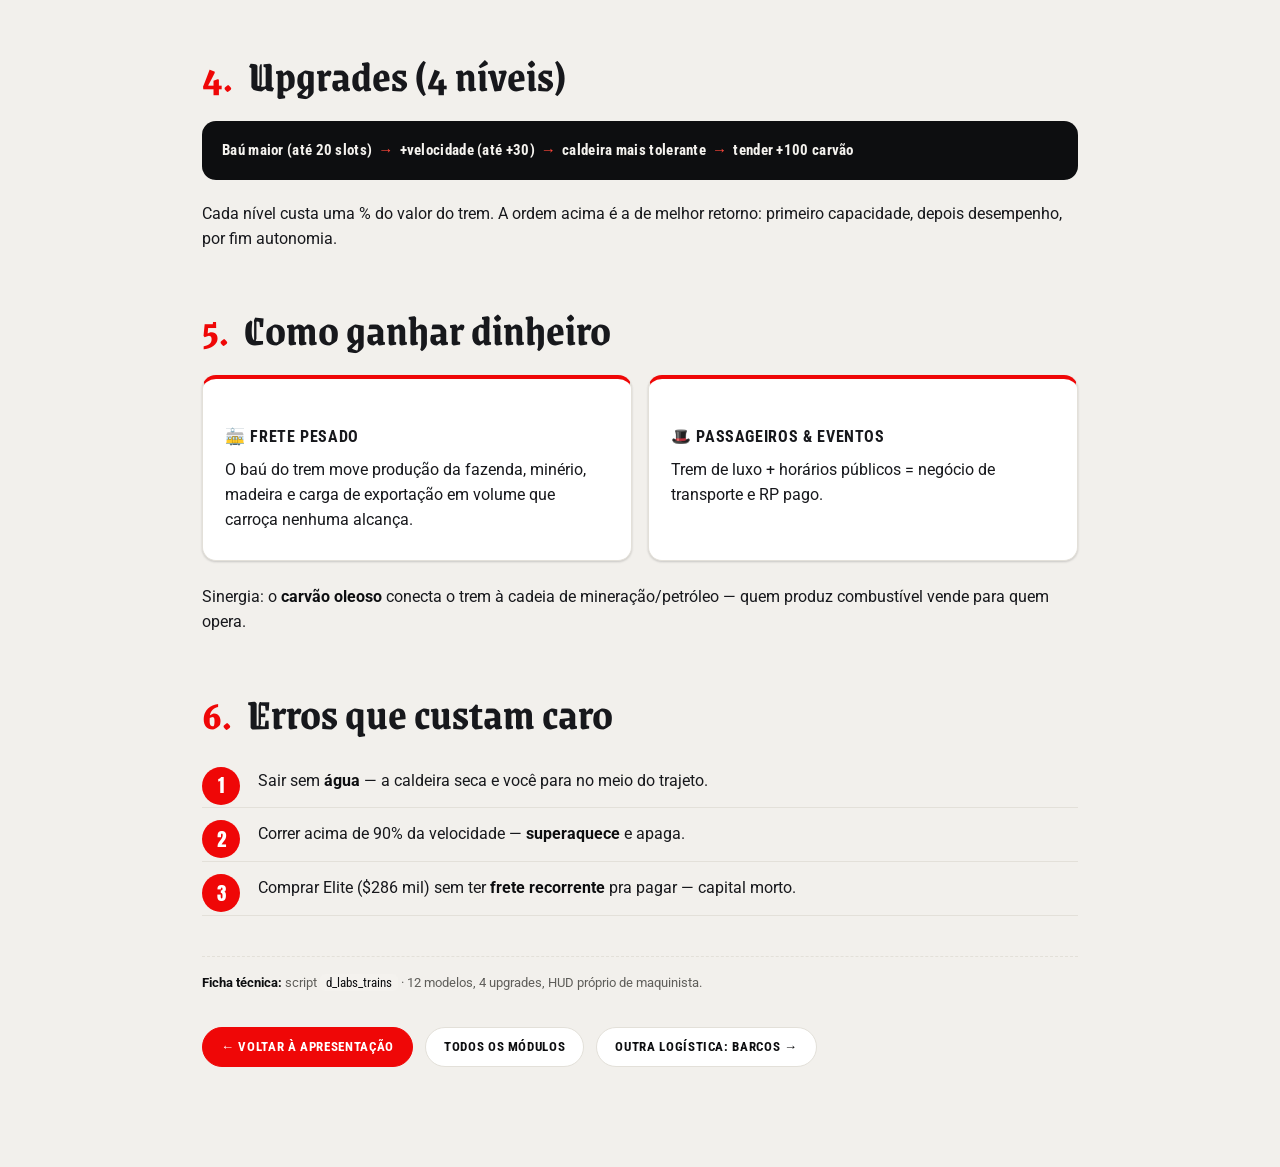
<file: modulos/trens.html>
<!DOCTYPE html>
<html lang="pt-BR">
<head>
<meta charset="utf-8">
<meta name="viewport" content="width=device-width, initial-scale=1">
<title>Módulo — Trens · Guia Pantanal</title>
<link rel="preconnect" href="https://fonts.googleapis.com">
<link rel="preconnect" href="https://fonts.gstatic.com" crossorigin>
<link href="https://fonts.googleapis.com/css2?family=Anton&family=Grenze+Gotisch:wght@500;700;900&family=Roboto:wght@300;400;500;700;900&family=Roboto+Condensed:wght@400;700&display=swap" rel="stylesheet">
<link rel="stylesheet" href="modulo.css">
</head>
<body>

<div class="topbar">
  <a class="brand" href="../apresentacao.html">PANTA<span>NAL</span></a>
  <a href="README.md">← todos os módulos</a>
</div>

<div class="wrap">

<header class="hero">
  <div class="kicker">Módulo · sistema pago · camada de gameplay</div>
  <h1>🚂 Trens</h1>
  <p class="lead">A ferrovia deixa de ser cenário. Você pode <b>ter uma locomotiva</b>, abastecê-la, definir horários e mover <b>carga pesada</b> pelo mapa inteiro. É o módulo mais caro e mais "empresa" de todos — a logística de fim de jogo.</p>
  <div class="chips">
    <span class="chip red">12 locomotivas</span>
    <span class="chip">$7 mil → $286 mil</span>
    <span class="chip">4 upgrades</span>
    <span class="chip">Dirigir é um ofício</span>
  </div>
</header>

<h2><span class="n">1.</span>Por que este módulo importa</h2>
<p>Carroça carrega caixas; <b>trem carrega um império</b>. Enquanto o Entregador move dezenas de itens por viagem, o baú do trem move o que <b>dezenas de carroças</b> moveriam de uma vez. É frota própria, baú de carga a bordo, quadro de horários e telegramas de estação — o topo da cadeia logística do Pantanal.</p>

<h2><span class="n">2.</span>O catálogo — 12 locomotivas</h2>
<table>
  <tr><th>Faixa</th><th>Exemplos</th><th>Preço</th></tr>
  <tr><td>Entrada</td><td>Locomotive</td><td><b>$7.000</b></td></tr>
  <tr><td>Trabalho</td><td>SAE, Lannahechee, CUR, Coal</td><td>$15.000–26.000</td></tr>
  <tr><td>Pesado</td><td>Bayou, SAE Travel/Luxury</td><td>$86.000–96.000</td></tr>
  <tr><td>Elite</td><td>Cornwall, Special, Armored, Pacific Union</td><td>$186.000–<b>$286.000</b></td></tr>
</table>
<div class="call">
  <span class="t">Bom saber</span>
  Revenda devolve <b>60%</b> do valor (incluindo upgrades). Trem apreendido no pátio? Resgate por apenas <b>$20</b>.
</div>

<h2><span class="n">3.</span>Dirigir é um ofício</h2>
<p>Não é "comprar e sair andando". Operar um trem é um minigame de maquinista com caldeira de verdade:</p>
<ul class="steps">
  <li><b>Abasteça:</b> combustível é <b>carvão oleoso</b> + <b>água</b> para resfriar a caldeira. O tender guarda <b>200 de carvão</b>; carregue 10 por vez (tecla <code>N</code>).</li>
  <li><b>Alimente a fornalha:</b> a cada <b>30–60 s</b> o foguista joga 1–5 pás. Sem carvão, sem vapor.</li>
  <li><b>Controle a caldeira:</b> acima de <b>90% da velocidade máxima</b> ela <b>superaquece</b> (tolerância baixa!). Reacenda com <code>Espaço</code> se apagar.</li>
  <li><b>Opere a linha:</b> desvios/agulhas com as <b>setas</b>, apito no <b>mouse</b>, trava de velocidade em <code>R</code>.</li>
  <li><b>Gerencie:</b> quadro de <b>horários</b> editável (<code>J</code>), telegramas na estação, baú do trem.</li>
</ul>
<div class="call warn">
  <span class="t">Atenção</span>
  Operar trem exige <b>emprego/licença ferroviária</b> — não é livre pra todos. E leve <b>carvão E água</b> sempre: caldeira seca no meio do nada é a morte do frete.
</div>

<h2><span class="n">4.</span>Upgrades (4 níveis)</h2>
<div class="flow">
  Baú maior (até 20 slots) <span class="ar">→</span> +velocidade (até +30) <span class="ar">→</span> caldeira mais tolerante <span class="ar">→</span> tender +100 carvão
</div>
<p>Cada nível custa uma % do valor do trem. A ordem acima é a de melhor retorno: primeiro capacidade, depois desempenho, por fim autonomia.</p>

<h2><span class="n">5.</span>Como ganhar dinheiro</h2>
<div class="grid2">
  <div class="card">
    <h3>🚋 Frete pesado</h3>
    <p>O baú do trem move produção da fazenda, minério, madeira e carga de exportação em volume que carroça nenhuma alcança.</p>
  </div>
  <div class="card">
    <h3>🎩 Passageiros & eventos</h3>
    <p>Trem de luxo + horários públicos = negócio de transporte e RP pago.</p>
  </div>
</div>
<p>Sinergia: o <b>carvão oleoso</b> conecta o trem à cadeia de mineração/petróleo — quem produz combustível vende para quem opera.</p>

<h2><span class="n">6.</span>Erros que custam caro</h2>
<ul class="steps">
  <li>Sair sem <b>água</b> — a caldeira seca e você para no meio do trajeto.</li>
  <li>Correr acima de 90% da velocidade — <b>superaquece</b> e apaga.</li>
  <li>Comprar Elite ($286 mil) sem ter <b>frete recorrente</b> pra pagar — capital morto.</li>
</ul>

<p class="tec"><b>Ficha técnica:</b> script <code>d_labs_trains</code> · 12 modelos, 4 upgrades, HUD próprio de maquinista.</p>

<div class="next">
  <a class="red" href="../apresentacao.html">← Voltar à apresentação</a>
  <a href="README.md">Todos os módulos</a>
  <a href="barcos.html">Outra logística: Barcos →</a>
</div>

</div>
</body>
</html>
</file>
<file: modulos/modulo.css>
:root{
  --red:#ef0707; --red-bright:#ff463a; --red-deep:#7a1410;
  --ink:#0d0e10; --paper:#f2f0ec; --surface:#fff; --on:#17181c;
  --muted:#5f5e5a; --line:#e3e0d9; --chip:#f4f2ee;
  --elev1:0 1px 2px rgba(13,14,16,.10),0 1px 3px rgba(13,14,16,.08);
  --elev2:0 4px 10px rgba(13,14,16,.10),0 2px 4px rgba(13,14,16,.08);
}
*{box-sizing:border-box}
html{scroll-behavior:smooth}
body{margin:0;background:var(--paper);color:var(--on);
  font-family:"Roboto","Inter",system-ui,sans-serif;font-weight:400;line-height:1.55;
  -webkit-font-smoothing:antialiased}
.wrap{max-width:920px;margin:0 auto;padding:0 22px 100px}
a{color:var(--red)}
.topbar{position:sticky;top:0;z-index:10;background:rgba(242,240,236,.92);
  backdrop-filter:blur(8px);border-bottom:1px solid var(--line);
  display:flex;align-items:center;justify-content:space-between;padding:12px 22px;
  font-family:"Roboto Condensed",sans-serif;font-weight:700;letter-spacing:.1em;
  text-transform:uppercase;font-size:12px}
.topbar a{text-decoration:none;color:var(--muted)}
.topbar .brand span{color:var(--red)}
.hero{padding:54px 0 30px;border-bottom:2px solid var(--ink)}
.kicker{font-family:"Roboto Condensed",sans-serif;font-weight:700;letter-spacing:.16em;
  text-transform:uppercase;font-size:13px;color:var(--red);display:flex;align-items:center;gap:12px}
.kicker::before{content:"";width:34px;height:3px;background:var(--red)}
h1{font-family:"Grenze Gotisch",serif;font-weight:900;line-height:1;
  font-size:clamp(46px,8vw,84px);margin:.18em 0 .12em}
.lead{font-size:clamp(17px,2.2vw,21px);color:#33342f;max-width:64ch}
.chips{display:flex;flex-wrap:wrap;gap:8px;margin-top:20px}
.chip{background:var(--chip);border:1px solid var(--line);border-radius:100px;
  padding:6px 14px;font-family:"Roboto Condensed",sans-serif;font-weight:700;
  text-transform:uppercase;letter-spacing:.06em;font-size:12px}
.chip.red{background:var(--red);color:#fff;border-color:var(--red)}
h2{font-family:"Grenze Gotisch",serif;font-weight:700;font-size:clamp(30px,4.6vw,44px);
  line-height:1.04;margin:56px 0 6px;scroll-margin-top:64px}
h2 .n{color:var(--red);margin-right:.35em}
h3{font-family:"Roboto Condensed",sans-serif;font-weight:700;text-transform:uppercase;
  letter-spacing:.04em;font-size:16px;margin:26px 0 8px}
p{margin:.5em 0}
strong,b{color:var(--ink)}
.flow{background:var(--ink);color:#f4f2ee;border-radius:14px;padding:18px 20px;margin:22px 0;
  font-family:"Roboto Condensed",sans-serif;font-weight:700;font-size:15px;
  display:flex;flex-wrap:wrap;gap:8px 6px;align-items:center;letter-spacing:.02em}
.flow b{color:#fff}
.flow .ar{color:var(--red-bright)}
.card{background:var(--surface);border:1px solid var(--line);border-top:4px solid var(--red);
  border-radius:14px;padding:20px 22px;box-shadow:var(--elev1);margin:16px 0}
.grid2{display:grid;grid-template-columns:1fr 1fr;gap:16px}
@media(max-width:680px){.grid2{grid-template-columns:1fr}}
.steps{counter-reset:s;list-style:none;padding:0;margin:18px 0}
.steps>li{position:relative;padding:14px 0 14px 56px;border-bottom:1px solid var(--line)}
.steps>li::before{counter-increment:s;content:counter(s);position:absolute;left:0;top:12px;
  width:38px;height:38px;background:var(--red);color:#fff;border-radius:50%;
  display:grid;place-items:center;font-family:"Anton",sans-serif;font-size:19px}
table{width:100%;border-collapse:collapse;margin:16px 0;font-size:15px}
th,td{text-align:left;padding:9px 12px;border-bottom:1px solid var(--line);vertical-align:top}
th{font-family:"Roboto Condensed",sans-serif;text-transform:uppercase;letter-spacing:.05em;
  font-size:12px;color:var(--muted);background:var(--chip)}
td b{color:var(--red-deep)}
.call{border-left:4px solid var(--red);background:#fff6f5;border-radius:0 12px 12px 0;
  padding:14px 18px;margin:18px 0}
.call.warn{border-color:#b8860b;background:#fbf6e9}
.call .t{font-family:"Roboto Condensed",sans-serif;font-weight:700;text-transform:uppercase;
  letter-spacing:.06em;font-size:12px;display:block;margin-bottom:2px;color:var(--red-deep)}
.call.warn .t{color:#8a6d0b}
.ex{background:var(--ink);color:#eae7df;border-radius:14px;padding:20px 22px;margin:20px 0}
.ex .t{font-family:"Roboto Condensed",sans-serif;font-weight:700;text-transform:uppercase;
  letter-spacing:.08em;font-size:12px;color:var(--red-bright)}
.ex b{color:#fff}
.tec{font-size:13px;color:var(--muted);border-top:1px dashed var(--line);margin-top:40px;padding-top:16px}
.tec code{background:var(--chip);padding:1px 6px;border-radius:5px;color:var(--ink)}
.next{display:flex;gap:12px;flex-wrap:wrap;margin-top:34px}
.next a{text-decoration:none;background:var(--surface);border:1px solid var(--line);
  border-radius:100px;padding:9px 18px;font-family:"Roboto Condensed",sans-serif;font-weight:700;
  text-transform:uppercase;letter-spacing:.05em;font-size:13px;color:var(--ink)}
.next a.red{background:var(--red);color:#fff;border-color:var(--red)}
code{font-family:"Roboto Condensed",monospace}
</file>
